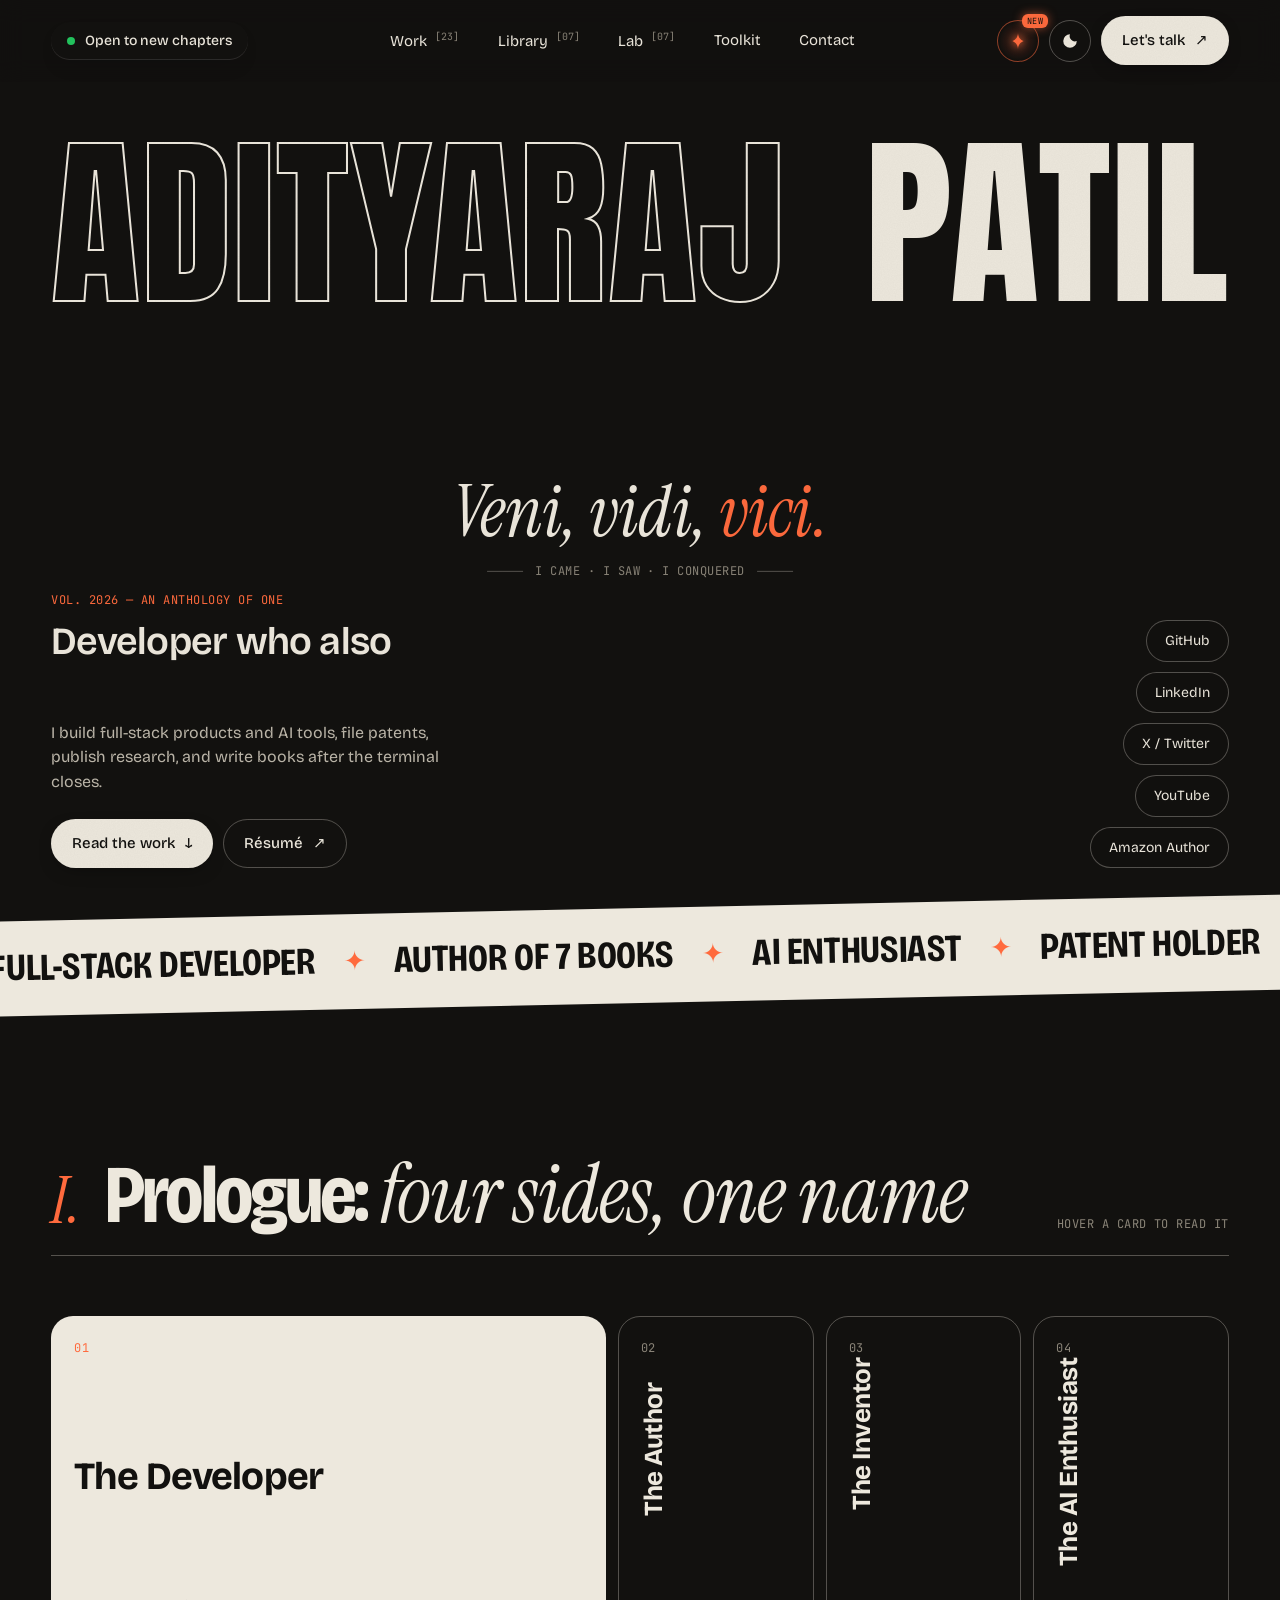
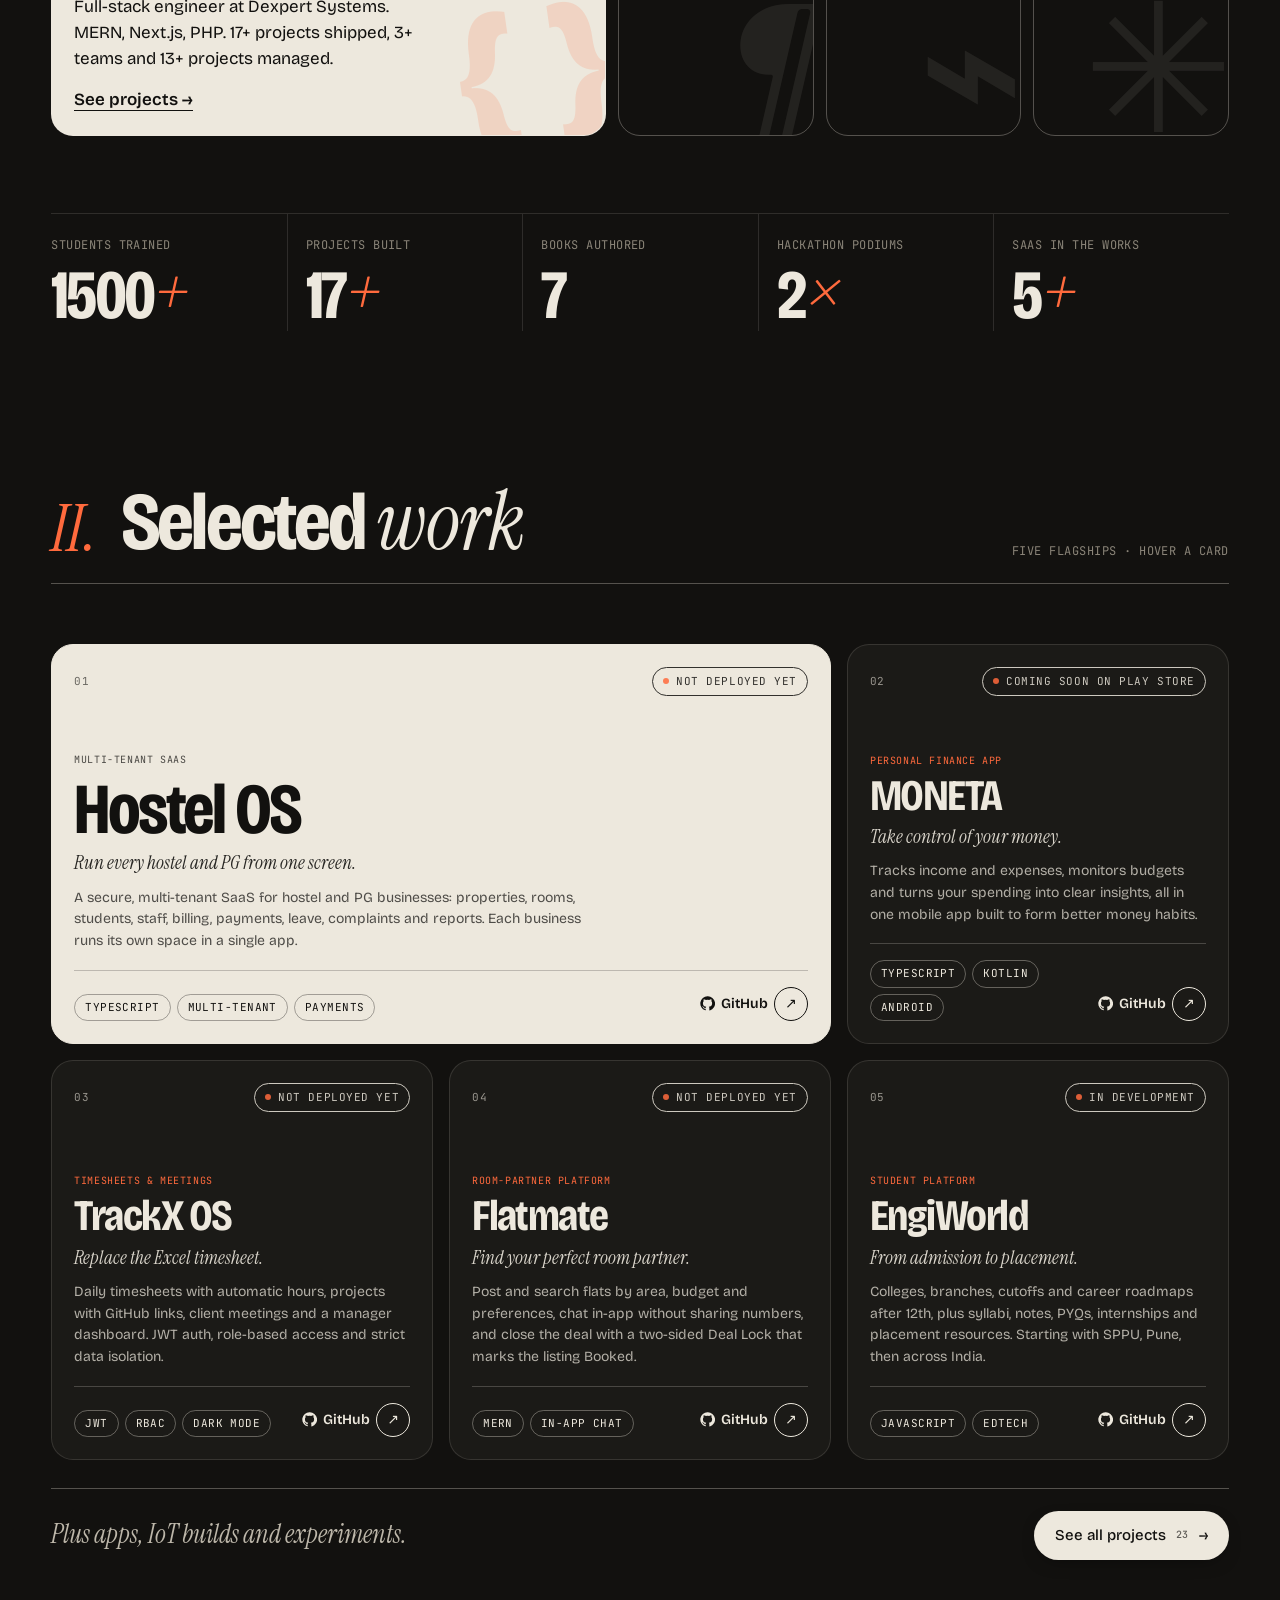
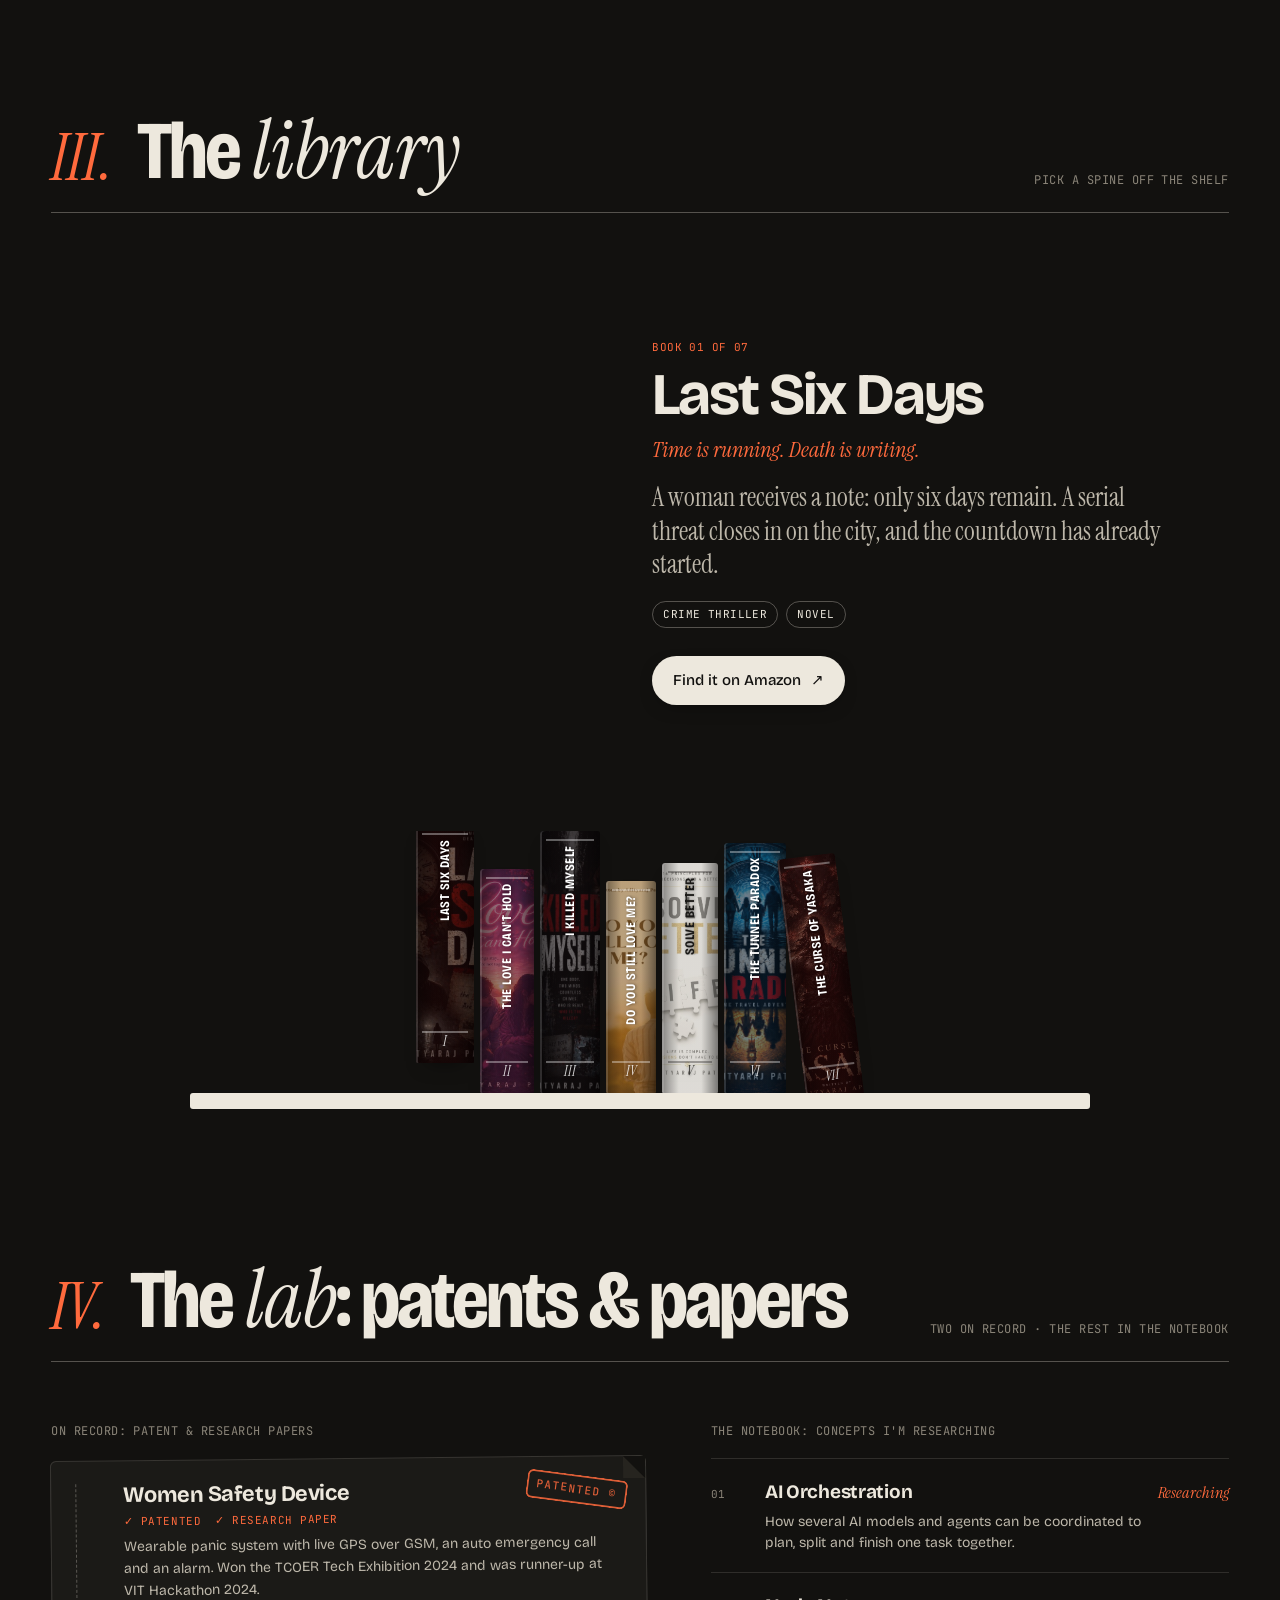
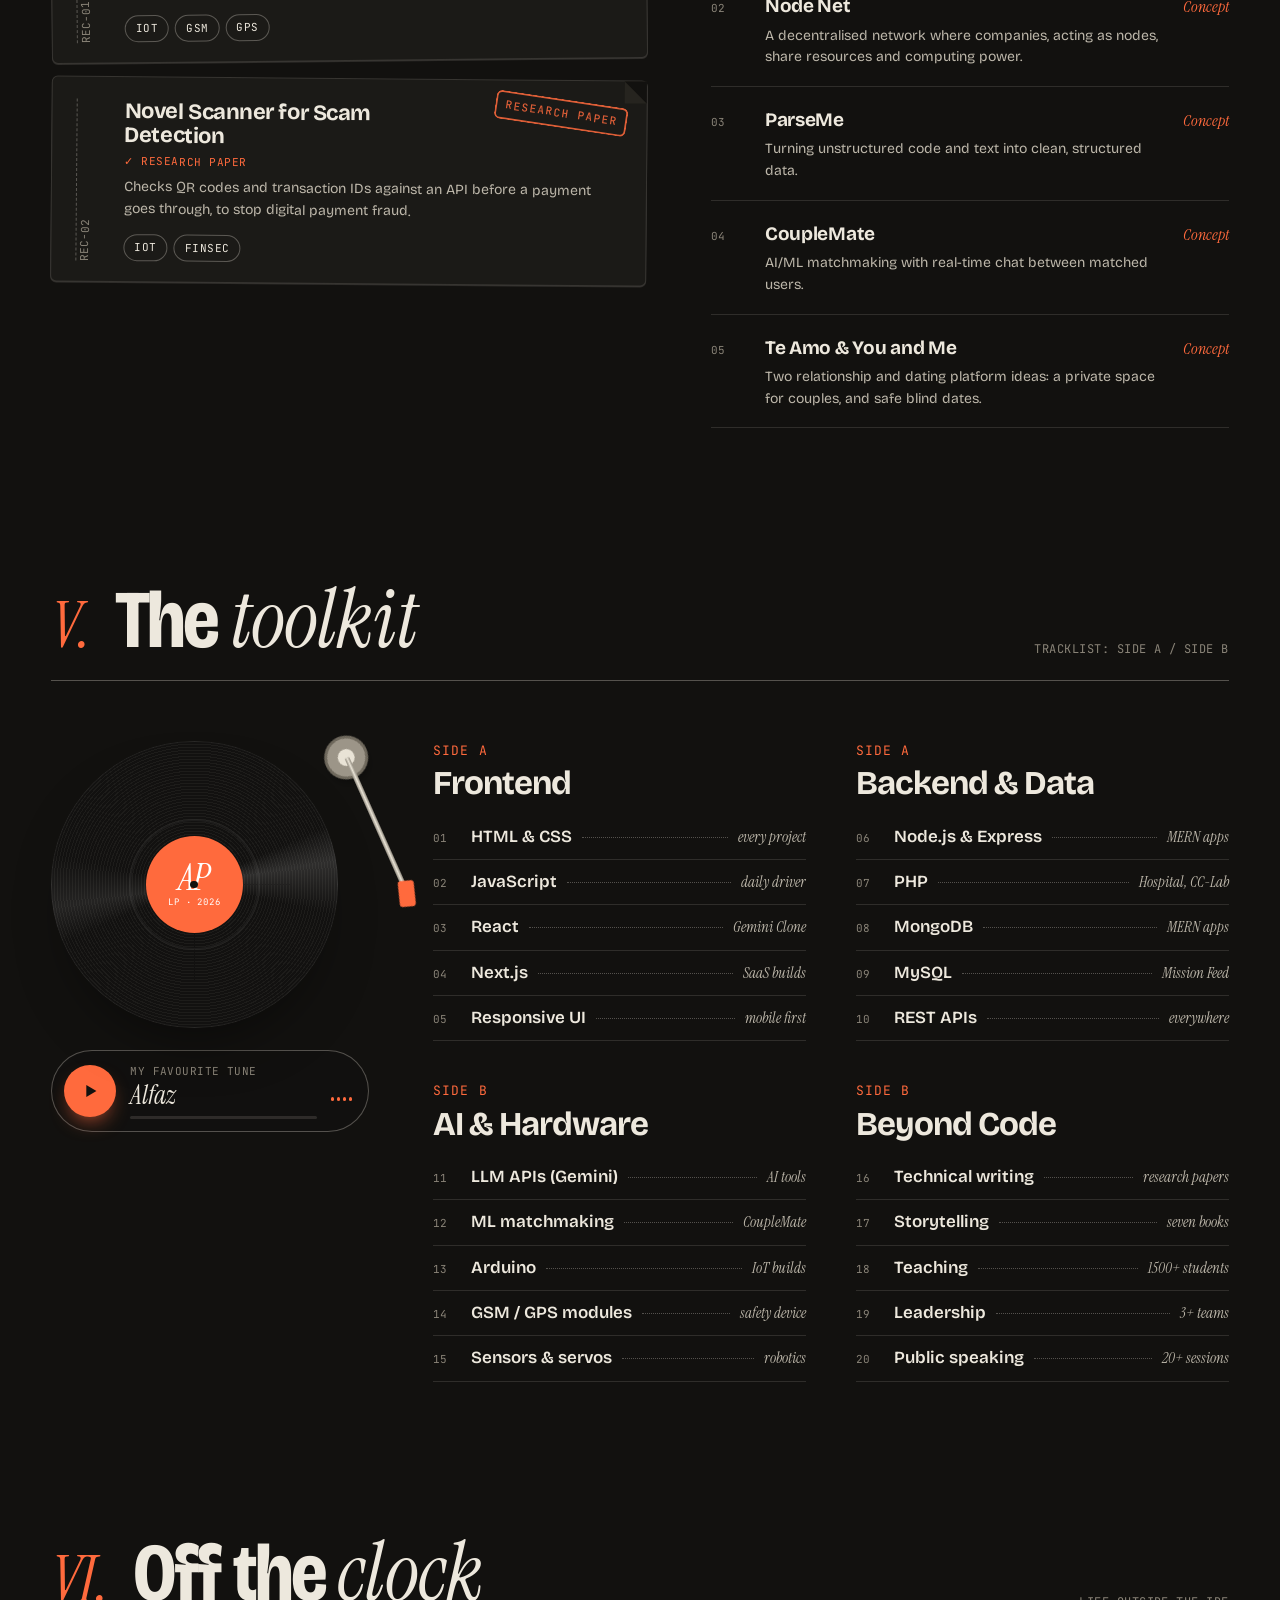
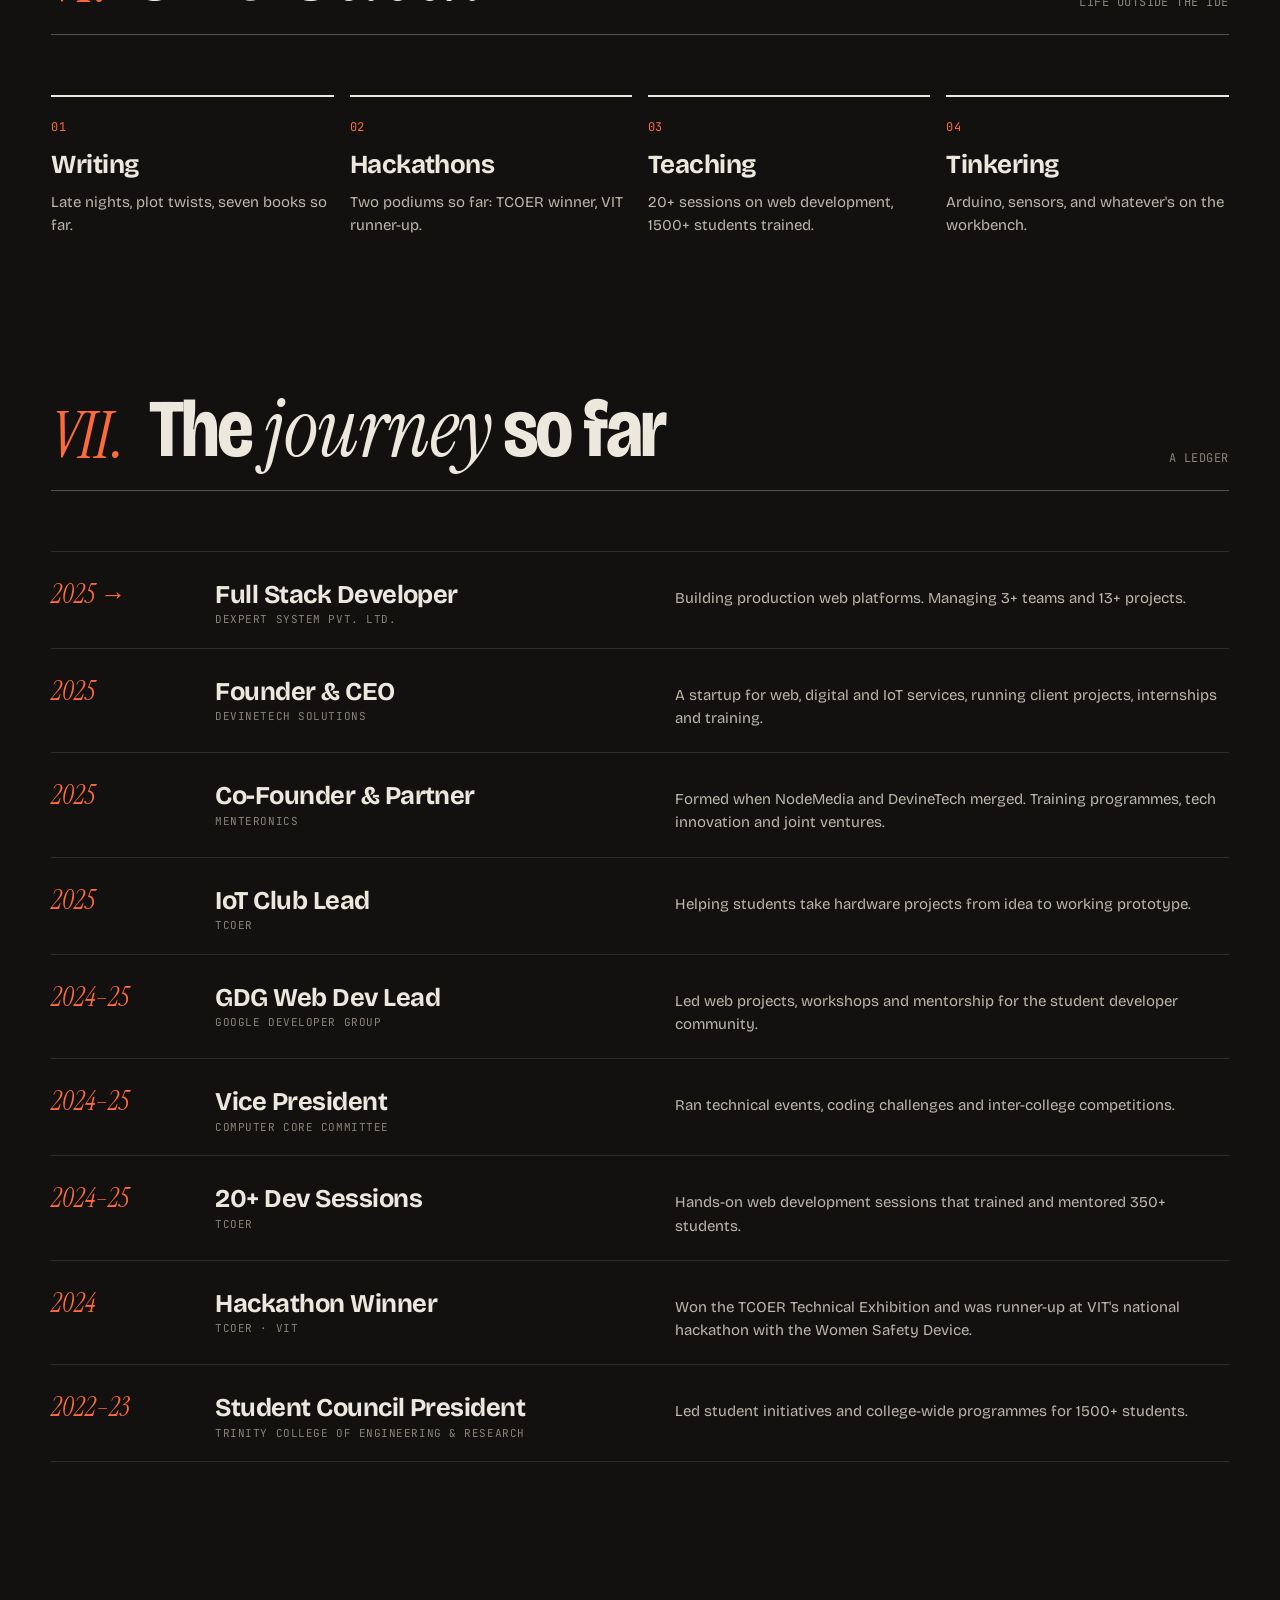
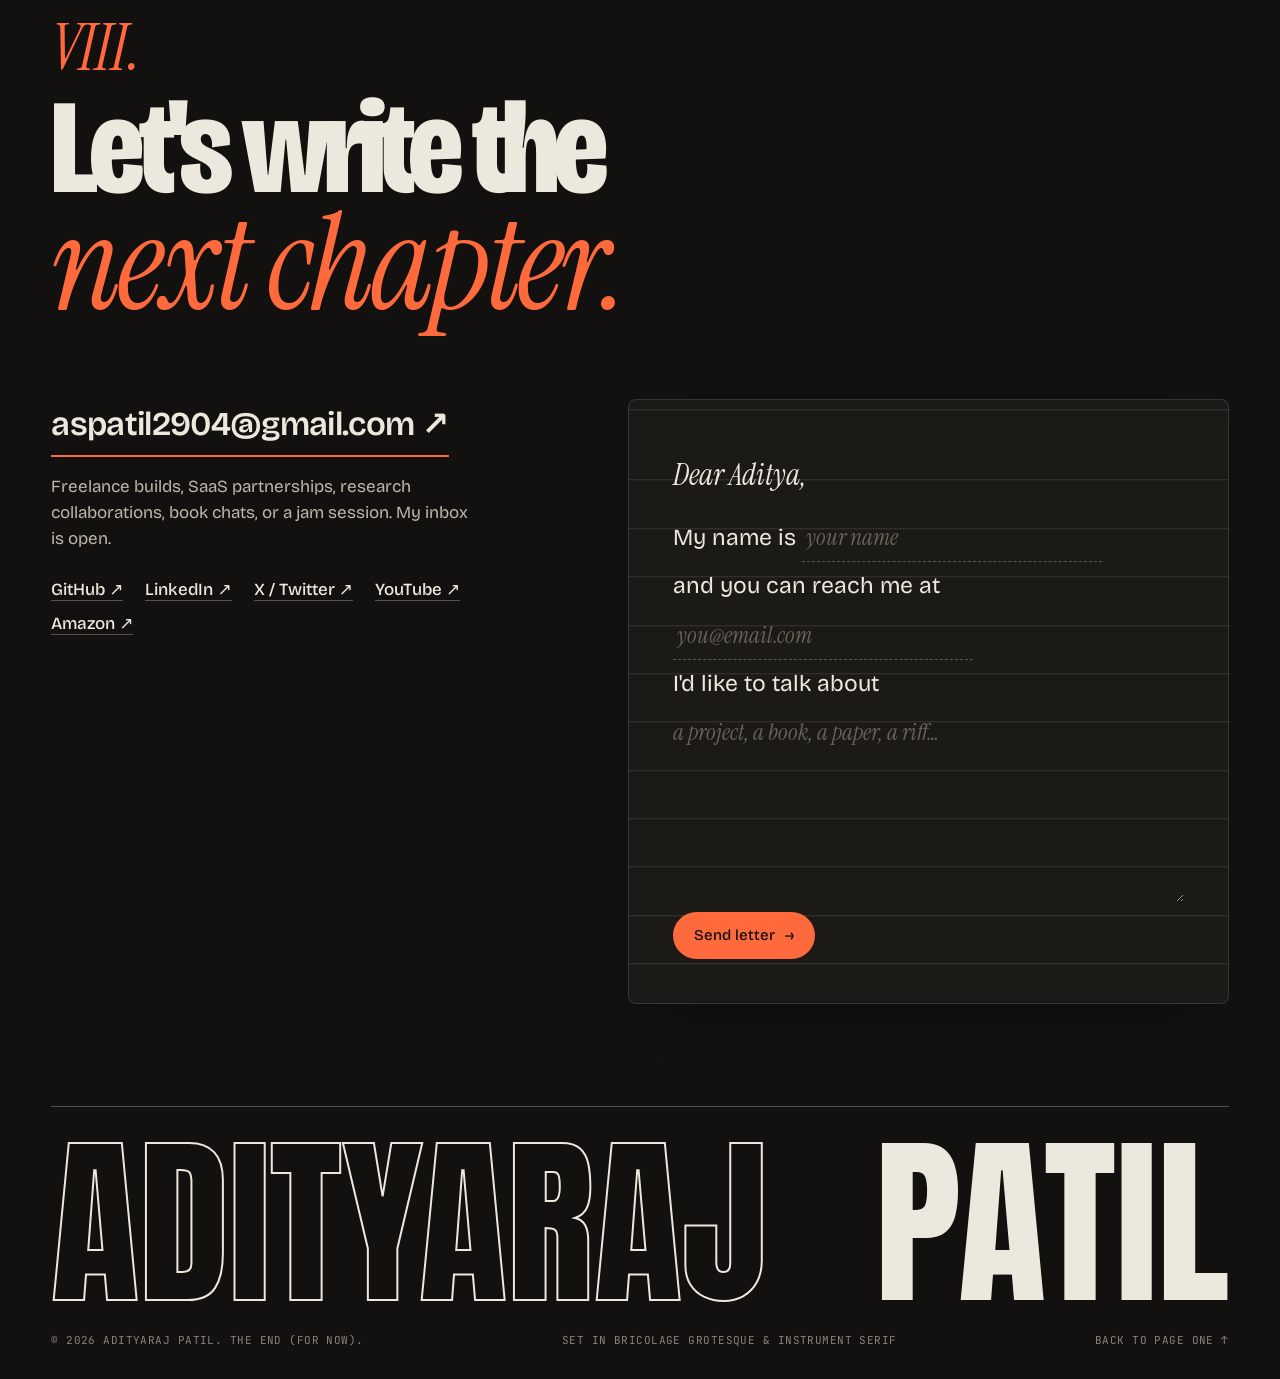
<file: index.html>
<!doctype html>
<html lang="en">
<head>
  <meta charset="utf-8" />
  <meta name="viewport" content="width=device-width, initial-scale=1" />
  <title>Adityaraj Patil — The Anthology</title>
  <meta name="description" content="Adityaraj Patil — full-stack developer, author of seven books, AI enthusiast and inventor with patents and research papers." />
  <meta name="theme-color" content="#12110f" />
  <link rel="icon" href="assets/favicon.svg" type="image/svg+xml" />
  <link rel="icon" href="assets/favicon-32.png" sizes="32x32" type="image/png" />
  <link rel="apple-touch-icon" href="assets/apple-touch-icon.png" />
  <link rel="preconnect" href="https://fonts.googleapis.com" />
  <link rel="preconnect" href="https://fonts.gstatic.com" crossorigin />
  <link href="https://fonts.googleapis.com/css2?family=Anton&family=Bricolage+Grotesque:opsz,wdth,wght@12..96,75..100,300..800&family=Instrument+Serif:ital@0;1&family=JetBrains+Mono:wght@400;500&display=swap" rel="stylesheet" />
  <link rel="stylesheet" href="css/site.css" />
  <script>
    var t = 'dark';
    try { t = localStorage.getItem('theme') || 'dark'; } catch (e) {}
    document.documentElement.dataset.theme = t;
  </script>
</head>
<body>
  <a class="skip" href="#main">Skip to content</a>

  <!-- ============ HEADER ============ -->
  <header class="nav" id="top">
    <a class="status" href="#contact">
      <span class="dot" aria-hidden="true"></span>
      <span>Open to new chapters</span>
    </a>
    <nav class="nav-links" aria-label="Chapters">
      <a href="#work">Work <sup data-count="projects">[00]</sup></a>
      <a href="#library">Library <sup>[07]</sup></a>
      <a href="#lab">Lab <sup data-count="lab">[00]</sup></a>
      <a href="#toolkit">Toolkit</a>
      <a href="#contact">Contact</a>
    </nav>
    <div class="nav-end">
      <a class="builds-btn" href="builds.html" aria-label="Latest builds" data-tip="Latest build">
        <svg viewBox="0 0 24 24" width="18" height="18" aria-hidden="true"><path fill="currentColor" d="M12 1.5c.5 5.2 2.3 8 7.5 10.5-5.2 2.5-7 5.3-7.5 10.5-.5-5.2-2.3-8-7.5-10.5C9.7 9.5 11.5 6.7 12 1.5Z"/></svg>
        <span class="builds-new mono" aria-hidden="true">New</span>
      </a>
      <button class="theme-btn" id="themeBtn" aria-label="Toggle dark mode">
        <svg viewBox="0 0 24 24" width="18" height="18" aria-hidden="true"><path d="M12 3a9 9 0 1 0 9 9 7 7 0 0 1-9-9Z" fill="currentColor"/></svg>
      </button>
      <a class="btn btn-ink" href="#contact">Let's talk <span class="arr">↗</span></a>
      <button class="menu-btn" id="menuBtn" aria-label="Open menu" aria-expanded="false"><span></span><span></span></button>
    </div>
  </header>

  <!-- Mobile table of contents -->
  <div class="toc" id="toc" hidden>
    <p class="mono small">Table of contents</p>
    <ol>
      <li><a href="#work"><span>II</span>Selected Work</a></li>
      <li><a href="#library"><span>III</span>The Library</a></li>
      <li><a href="#lab"><span>IV</span>The Lab</a></li>
      <li><a href="#toolkit"><span>V</span>Toolkit</a></li>
      <li><a href="#offclock"><span>VI</span>Off the Clock</a></li>
      <li><a href="#journey"><span>VII</span>Journey</a></li>
      <li><a href="#contact"><span>VIII</span>Contact</a></li>
    </ol>
  </div>

  <!-- Page counter -->
  <div class="folio" aria-hidden="true"><span id="folioNum">p. 01</span><i><b id="folioBar"></b></i><span>08</span></div>

  <main id="main">
    <!-- ============ HERO ============ -->
    <section class="hero" id="home">
      <h1 class="hero-name" aria-label="Adityaraj Patil">
        <span class="outline">ADITYARAJ</span><span class="solid">PATIL</span>
      </h1>


      <div class="hero-intro">
        <p class="eyebrow mono">Vol. 2026 — An anthology of one</p>
        <h2>Developer who also<br /><em class="rotator" id="rotator">writes novels.</em></h2>
        <p class="lede">I build full-stack products and AI tools, file patents, publish research, and write books after the terminal closes.</p>
        <div class="hero-ctas">
          <a class="btn btn-ink" href="#work">Read the work <span class="arr">↓</span></a>
          <a class="btn btn-line" href="assets/Adityaraj_sunil_patil_Comput_Eng.pdf" target="_blank" rel="noopener">Résumé <span class="arr">↗</span></a>
        </div>
      </div>

      <ul class="hero-social">
        <li><a class="pill" href="https://github.com/aspatil0" target="_blank" rel="noopener">GitHub</a></li>
        <li><a class="pill" href="https://linkedin.com/in/adityarajpatil/" target="_blank" rel="noopener">LinkedIn</a></li>
        <li><a class="pill" href="https://x.com/itsme_asp" target="_blank" rel="noopener">X / Twitter</a></li>
        <li><a class="pill" href="https://www.youtube.com/@TheAdityarajDiaries" target="_blank" rel="noopener">YouTube</a></li>
        <li><a class="pill" href="https://www.amazon.in/Love-Cant-Hold-Heartbreaking-Regret-ebook/dp/B0FLJ2QGN7" target="_blank" rel="noopener">Amazon Author</a></li>
      </ul>

      <figure class="motto">
        <blockquote lang="la"><span>Veni,</span> <span>vidi,</span> <span>vici.</span></blockquote>
        <figcaption class="mono">I came · I saw · I conquered</figcaption>
      </figure>
    </section>

    <!-- ============ MARQUEE ============ -->
    <div class="marquee" aria-hidden="true">
      <div class="marquee-track">
        <span>Full-Stack Developer</span><i>✦</i><span>Author of 7 Books</span><i>✦</i><span>AI Enthusiast</span><i>✦</i><span>Patent Holder</span><i>✦</i><span>Researcher</span><i>✦</i><span>Founder · DevineTech</span><i>✦</i>
        <span>Full-Stack Developer</span><i>✦</i><span>Author of 7 Books</span><i>✦</i><span>AI Enthusiast</span><i>✦</i><span>Patent Holder</span><i>✦</i><span>Researcher</span><i>✦</i><span>Founder · DevineTech</span><i>✦</i>
      </div>
    </div>

    <!-- ============ I. PROLOGUE / PERSONAS ============ -->
    <section class="chapter" id="prologue">
      <header class="ch-head reveal">
        <span class="ch-num">I.</span>
        <h2 class="ch-title">Prologue: <em>four sides, one name</em></h2>
        <p class="ch-note mono">Hover a card to read it</p>
      </header>

      <div class="personas reveal">
        <article class="persona" tabindex="0">
          <span class="p-idx mono">01</span>
          <h3>The Developer</h3>
          <div class="p-body">
            <p>Full-stack engineer at Dexpert Systems. MERN, Next.js, PHP. 17+ projects shipped, 3+ teams and 13+ projects managed.</p>
            <a href="#work" class="p-link">See projects →</a>
          </div>
          <span class="p-glyph" aria-hidden="true">{ }</span>
        </article>
        <article class="persona" tabindex="0">
          <span class="p-idx mono">02</span>
          <h3>The Author</h3>
          <div class="p-body">
            <p>Seven books across crime thrillers, romance, sci-fi, dark fantasy and self-help.</p>
            <a href="#library" class="p-link">Open the library →</a>
          </div>
          <span class="p-glyph serif" aria-hidden="true">¶</span>
        </article>
        <article class="persona" tabindex="0">
          <span class="p-idx mono">03</span>
          <h3>The Inventor</h3>
          <div class="p-body">
            <p>A patented women-safety device and a research paper on QR scam detection, plus more IoT builds. Two-time hackathon podium.</p>
            <a href="#lab" class="p-link">Visit the lab →</a>
          </div>
          <span class="p-glyph" aria-hidden="true">⌁</span>
        </article>
        <article class="persona" tabindex="0">
          <span class="p-idx mono">04</span>
          <h3>The AI Enthusiast</h3>
          <div class="p-body">
            <p>Building with LLMs and ML: Gemini-powered tools, AI matchmaking, and the SaaS products I have in development.</p>
            <a href="work.html?f=ai" class="p-link">AI projects →</a>
          </div>
          <span class="p-glyph" aria-hidden="true">✳</span>
        </article>
      </div>

      <dl class="stats reveal">
        <div><dt class="mono">Students trained</dt><dd data-count-to="1500">0</dd><span>+</span></div>
        <div><dt class="mono">Projects built</dt><dd data-count-to="17">0</dd><span>+</span></div>
        <div><dt class="mono">Books authored</dt><dd data-count-to="7">0</dd></div>
        <div><dt class="mono">Hackathon podiums</dt><dd data-count-to="2">0</dd><span>×</span></div>
        <div><dt class="mono">SaaS in the works</dt><dd data-count-to="5">0</dd><span>+</span></div>
      </dl>
    </section>

    <!-- ============ II. WORK ============ -->
    <section class="chapter" id="work">
      <header class="ch-head reveal">
        <span class="ch-num">II.</span>
        <h2 class="ch-title">Selected <em>work</em></h2>
        <p class="ch-note mono">Five flagships · hover a card</p>
      </header>

      <div class="featured reveal" id="featured"></div>

      <div class="all-cta reveal">
        <p class="serif"><em>Plus apps, IoT builds and experiments.</em></p>
        <a class="btn btn-ink" href="work.html">See all projects <sup class="mono" id="allCount">00</sup> <span class="arr">→</span></a>
      </div>
    </section>

    <!-- ============ III. LIBRARY ============ -->
    <section class="chapter library" id="library">
      <header class="ch-head reveal">
        <span class="ch-num">III.</span>
        <h2 class="ch-title">The <em>library</em></h2>
        <p class="ch-note mono">Pick a spine off the shelf</p>
      </header>

      <div class="lib-grid">
        <div class="book-stage reveal">
          <div class="book3d" id="book3d">
            <div class="cover"><img id="coverImg" src="assets/books/last-six-days.jpg" alt="" width="502" height="652" /></div>
            <div class="pages" aria-hidden="true"></div>
          </div>
        </div>
        <div class="book-info reveal" aria-live="polite">
          <p class="mono small" id="bNum">Book 01 of 07</p>
          <h3 id="bTitle"></h3>
          <p class="b-tag serif" id="bTag"></p>
          <p class="b-blurb" id="bBlurb"></p>
          <div class="b-meta">
            <span class="tag" id="bGenre"></span>
            <span class="tag" id="bFormat"></span>
          </div>
          <a class="btn btn-ink" id="bookAmazonLink" href="https://www.amazon.in/Love-Cant-Hold-Heartbreaking-Regret-ebook/dp/B0FLJ2QGN7" target="_blank" rel="noopener">Find it on Amazon <span class="arr">↗</span></a>
        </div>
      </div>

      <div class="shelf reveal" role="listbox" aria-label="Books" id="shelf"></div>
      <div class="shelf-plank" aria-hidden="true"></div>
    </section>

    <!-- ============ IV. LAB ============ -->
    <section class="chapter" id="lab">
      <header class="ch-head reveal">
        <span class="ch-num">IV.</span>
        <h2 class="ch-title">The <em>lab</em>: patents &amp; papers</h2>
        <p class="ch-note mono">Two on record · the rest in the notebook</p>
      </header>

      <div class="lab-split">
        <div class="lab-col reveal">
          <h3 class="lab-h mono">On record: patent &amp; research papers</h3>
          <div class="docs" id="patents"></div>
        </div>
        <div class="lab-col reveal">
          <h3 class="lab-h mono">The notebook: concepts I&#39;m researching</h3>
          <ul class="papers" id="papers"></ul>
        </div>
      </div>
    </section>

    <!-- ============ V. TOOLKIT ============ -->
    <section class="chapter toolkit" id="toolkit">
      <header class="ch-head reveal">
        <span class="ch-num">V.</span>
        <h2 class="ch-title">The <em>toolkit</em></h2>
        <p class="ch-note mono">Tracklist: Side A / Side B</p>
      </header>

      <div class="record reveal">
        <div class="turntable">
          <div class="deck">
            <div class="vinyl" id="vinyl" aria-hidden="true"><div class="label"><span>AP</span><small>LP · 2026</small></div></div>
            <div class="tonearm" aria-hidden="true"><i></i></div>
          </div>
          <div class="player" id="player">
            <button class="play-btn" id="playBtn" aria-label="Play Alfaz">
              <svg class="i-play" viewBox="0 0 24 24" aria-hidden="true"><path d="M8 5.5v13l11-6.5z" fill="currentColor"/></svg>
              <svg class="i-pause" viewBox="0 0 24 24" aria-hidden="true"><path d="M7 5h3.5v14H7zM13.5 5H17v14h-3.5z" fill="currentColor"/></svg>
            </button>
            <div class="p-meta">
              <span class="mono small p-label" id="pLabel">My favourite tune</span>
              <strong>Alfaz</strong>
              <div class="p-bar" id="pBar"><b id="pFill"></b></div>
            </div>
            <span class="eq" aria-hidden="true"><i></i><i></i><i></i><i></i></span>
            <audio id="song" src="audio/Alfaaz%20Song%20Download.mp3" preload="metadata"></audio>
          </div>
        </div>
        <div class="tracklist" id="tracklist"></div>
      </div>
    </section>

    <!-- ============ VI. OFF THE CLOCK ============ -->
    <section class="chapter offclock" id="offclock">
      <header class="ch-head reveal">
        <span class="ch-num">VI.</span>
        <h2 class="ch-title">Off the <em>clock</em></h2>
        <p class="ch-note mono">Life outside the IDE</p>
      </header>


      <div class="hobbies reveal">
        <div class="hobby"><span class="mono">01</span><h4>Writing</h4><p>Late nights, plot twists, seven books so far.</p></div>
        <div class="hobby"><span class="mono">02</span><h4>Hackathons</h4><p>Two podiums so far: TCOER winner, VIT runner-up.</p></div>
        <div class="hobby"><span class="mono">03</span><h4>Teaching</h4><p>20+ sessions on web development, 1500+ students trained.</p></div>
        <div class="hobby"><span class="mono">04</span><h4>Tinkering</h4><p>Arduino, sensors, and whatever's on the workbench.</p></div>
      </div>
    </section>

    <!-- ============ VII. JOURNEY ============ -->
    <section class="chapter" id="journey">
      <header class="ch-head reveal">
        <span class="ch-num">VII.</span>
        <h2 class="ch-title">The <em>journey</em> so far</h2>
        <p class="ch-note mono">A ledger</p>
      </header>
      <ol class="ledger reveal" id="ledger"></ol>
    </section>

    <!-- ============ VIII. CONTACT ============ -->
    <section class="chapter contact" id="contact">
      <span class="ch-num reveal">VIII.</span>
      <h2 class="contact-big reveal">Let's write the<br /><em>next chapter.</em></h2>

      <div class="contact-grid">
        <div class="contact-side reveal">
          <a class="mail" href="mailto:aspatil2904@gmail.com">aspatil2904@gmail.com <span class="arr">↗</span></a>
          <p>Freelance builds, SaaS partnerships, research collaborations, book chats, or a jam session. My inbox is open.</p>
          <ul class="contact-links">
            <li><a href="https://github.com/aspatil0" target="_blank" rel="noopener">GitHub ↗</a></li>
            <li><a href="https://linkedin.com/in/adityarajpatil/" target="_blank" rel="noopener">LinkedIn ↗</a></li>
            <li><a href="https://x.com/itsme_asp" target="_blank" rel="noopener">X / Twitter ↗</a></li>
            <li><a href="https://www.youtube.com/@TheAdityarajDiaries" target="_blank" rel="noopener">YouTube ↗</a></li>
            <li><a href="https://www.amazon.in/Love-Cant-Hold-Heartbreaking-Regret-ebook/dp/B0FLJ2QGN7" target="_blank" rel="noopener">Amazon ↗</a></li>
          </ul>
        </div>

        <form class="letter reveal" id="contactForm" action="https://api.web3forms.com/submit" method="POST">
          <input type="hidden" name="access_key" value="95597e28-7659-47e7-a260-944611939c1a" />
          <input type="hidden" name="subject" value="New message from your portfolio" />
          <p class="letter-head serif"><em>Dear Aditya,</em></p>
          <label>My name is <input type="text" name="name" required placeholder="your name" autocomplete="name" /></label>
          <label>and you can reach me at <input type="email" name="email" required placeholder="you@email.com" autocomplete="email" /></label>
          <label class="block">I'd like to talk about
            <textarea name="message" rows="4" required placeholder="a project, a book, a paper, a riff…"></textarea>
          </label>
          <div class="letter-foot">
            <button class="btn btn-accent" type="submit">Send letter <span class="arr">→</span></button>
            <span class="mono small" id="formStatus" role="status"></span>
          </div>
        </form>
      </div>
    </section>
  </main>

  <footer class="footer">
    <div class="foot-name" aria-hidden="true"><span class="outline">ADITYARAJ</span><span class="solid">PATIL</span></div>
    <div class="foot-row mono small">
      <span>© 2026 Adityaraj Patil. The End (for now).</span>
      <span>Set in Bricolage Grotesque &amp; Instrument Serif</span>
      <a href="#top">Back to page one ↑</a>
    </div>
  </footer>

  <script src="js/projects.js"></script>
  <script src="js/site.js"></script>
</body>
</html>
</file>
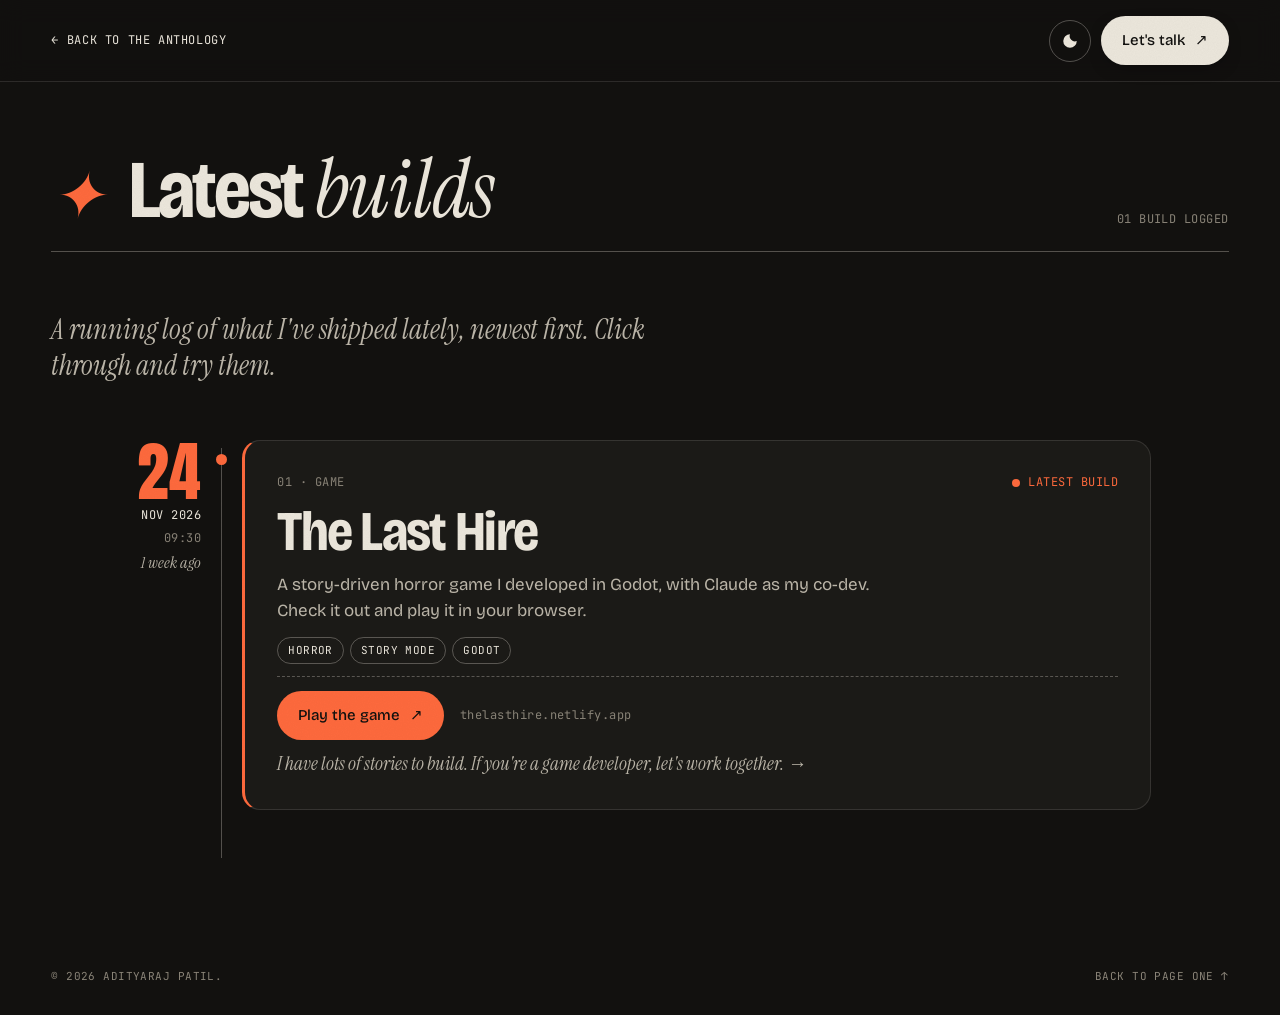
<file: builds.html>
<!doctype html>
<html lang="en">
<head>
  <meta charset="utf-8" />
  <meta name="viewport" content="width=device-width, initial-scale=1" />
  <title>Latest Builds — Adityaraj Patil</title>
  <meta name="description" content="The build log of Adityaraj Patil: the latest games, tools and experiments, newest first." />
  <meta name="theme-color" content="#12110f" />
  <link rel="icon" href="assets/favicon.svg" type="image/svg+xml" />
  <link rel="icon" href="assets/favicon-32.png" sizes="32x32" type="image/png" />
  <link rel="apple-touch-icon" href="assets/apple-touch-icon.png" />
  <link rel="preconnect" href="https://fonts.googleapis.com" />
  <link rel="preconnect" href="https://fonts.gstatic.com" crossorigin />
  <link href="https://fonts.googleapis.com/css2?family=Anton&family=Bricolage+Grotesque:opsz,wdth,wght@12..96,75..100,300..800&family=Instrument+Serif:ital@0;1&family=JetBrains+Mono:wght@400;500&display=swap" rel="stylesheet" />
  <link rel="stylesheet" href="css/site.css" />
  <script>
    var t = 'dark';
    try { t = localStorage.getItem('theme') || 'dark'; } catch (e) {}
    document.documentElement.dataset.theme = t;
  </script>
</head>
<body class="work-page builds-page">
  <a class="skip" href="#main">Skip to content</a>

  <header class="nav scrolled" id="top">
    <a class="back" href="index.html"><span aria-hidden="true">←</span> Back to the anthology</a>
    <div class="nav-end">
      <button class="theme-btn" id="themeBtn" aria-label="Toggle dark mode">
        <svg viewBox="0 0 24 24" width="18" height="18" aria-hidden="true"><path d="M12 3a9 9 0 1 0 9 9 7 7 0 0 1-9-9Z" fill="currentColor"/></svg>
      </button>
      <a class="btn btn-ink" href="index.html#contact">Let's talk <span class="arr">↗</span></a>
    </div>
  </header>

  <main id="main">
    <section class="chapter">
      <header class="ch-head">
        <span class="ch-num">✦</span>
        <h1 class="ch-title">Latest <em>builds</em></h1>
        <p class="ch-note mono" id="buildCount">— builds logged</p>
      </header>

      <p class="blog-intro serif">A running log of what I've shipped lately, newest first. Click through and try them.</p>

      <ol class="blog" id="blog"></ol>
    </section>
  </main>

  <footer class="footer">
    <div class="foot-row mono small">
      <span>© 2026 Adityaraj Patil.</span>
      <a href="index.html">Back to page one ↑</a>
    </div>
  </footer>

  <script src="js/builds.js"></script>
</body>
</html>
</file>
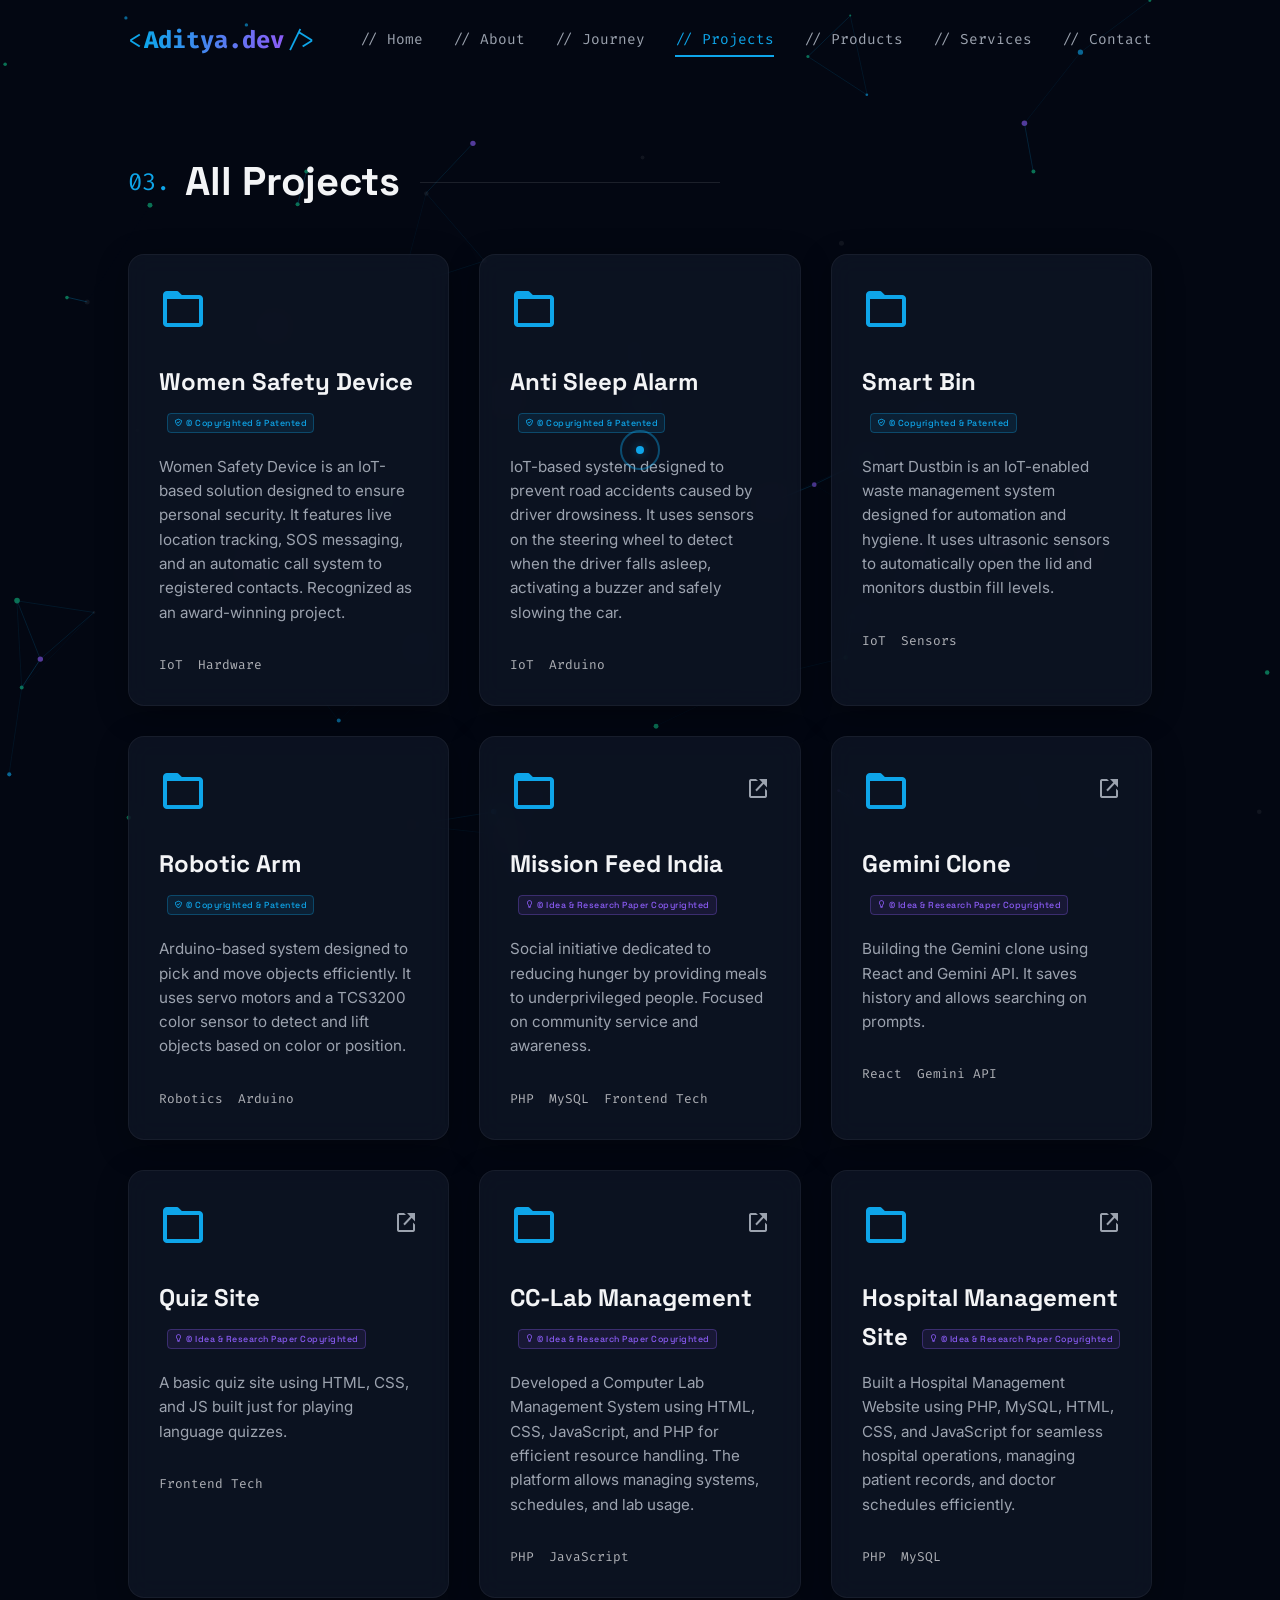
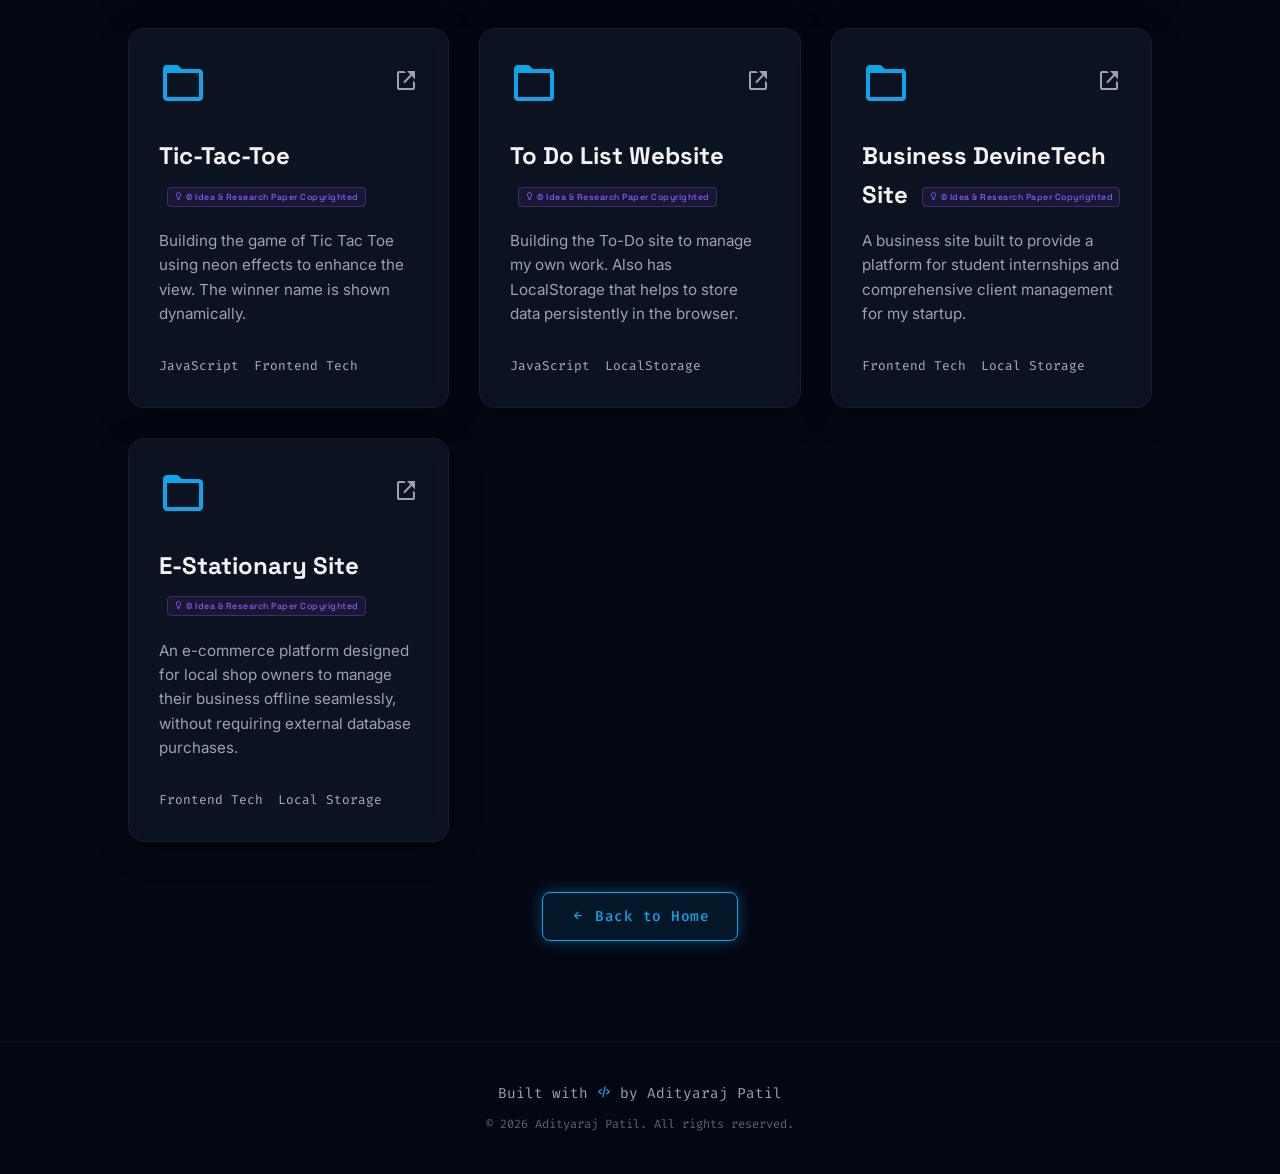
<file: projects.html>
<!DOCTYPE html>
<html lang="en">

<head>
    <meta charset="UTF-8">
    <meta name="viewport" content="width=device-width, initial-scale=1.0">
    <title>Aditya | Tech Portfolio</title>
    <meta name="description" content="Modern interactive technology portfolio of Aditya">
    <link rel="preconnect" href="https://fonts.googleapis.com">
    <link rel="preconnect" href="https://fonts.gstatic.com" crossorigin>
    <link
        href="https://fonts.googleapis.com/css2?family=Fira+Code:wght@300;400;500;600;700&family=Inter:wght@300;400;500;600;700;800&family=Space+Grotesk:wght@300;400;500;600;700&display=swap"
        rel="stylesheet">
    <!-- Boxicons for modern icons -->
    <link href='https://unpkg.com/boxicons@2.1.4/css/boxicons.min.css' rel='stylesheet'>
    <link rel="stylesheet" href="style.css">
</head>

<body>
    <!-- Custom Cursor -->
    <div class="cursor-dot" data-cursor-dot></div>
    <div class="cursor-outline" data-cursor-outline></div>

    <!-- Background Canvas -->
    <canvas id="network-canvas"></canvas>

    <!-- Navigation -->
    <nav class="navbar" id="navbar">
        <div class="logo">
            <span class="logo-tag">&lt;</span>
            <span class="logo-text">Aditya.dev</span>
            <span class="logo-tag">/&gt;</span>
        </div>
        <div class="nav-links">
            <a href="index.html#home">// Home</a>
            <a href="index.html#about">// About</a>
            <a href="index.html#journey">// Journey</a>
            <a href="projects.html" class="active">// Projects</a>
            <a href="index.html#products">// Products</a>
            <a href="services.html">// Services</a>
            <a href="index.html#contact">// Contact</a>
        </div>
        <div class="hamburger">
            <i class='bx bx-menu'></i>
        </div>
    </nav>

    <!-- Mobile Menu -->
    <div class="mobile-menu">
        <a href="index.html#home">00. Home</a>
        <a href="index.html#about">01. About</a>
        <a href="index.html#journey">02. Journey</a>
        <a href="projects.html" class="active">03. Projects</a>
        <a href="index.html#products">04. Products</a>
        <a href="services.html">05. Services</a>
        <a href="index.html#contact">06. Contact</a>
    </div>

    <!-- Main Content -->
    <main>
        <!-- All Projects Section -->
        <section id="projects" class="projects section" style="padding-top: 150px;">
            <h2 class="section-title"><span class="title-num">03.</span> All Projects</h2>
            <div class="projects-grid">

                <!-- Project 1 -->
                <div class="project-card glass-card" data-cursor="hover">
                    <div class="project-header">
                        <i class='bx bx-folder'></i>
                    </div>
                    <div class="project-body">
                        <h3>Women Safety Device <span class="patented-badge" style="font-size: 0.55rem; padding: 3px 6px; background: rgba(14, 165, 233, 0.1); border: 1px solid rgba(14, 165, 233, 0.3); border-radius: 4px; color: var(--primary); vertical-align: middle; margin-left: 8px; font-weight: 500; letter-spacing: 0.5px; white-space: nowrap;"><i class='bx bx-check-shield'></i> &copy; Copyrighted & Patented</span></h3>
                        <p class="project-desc">Women Safety Device is an IoT-based solution designed to ensure personal security. It features live location tracking, SOS messaging, and an automatic call system to registered contacts. Recognized as an award-winning project.</p>
                        <div class="project-tech">
                            <span>IoT</span>
                            <span>Hardware</span>
                        </div>
                    </div>
                </div>

                <!-- Project 2 -->
                <div class="project-card glass-card" data-cursor="hover">
                    <div class="project-header">
                        <i class='bx bx-folder'></i>
                    </div>
                    <div class="project-body">
                        <h3>Anti Sleep Alarm <span class="patented-badge" style="font-size: 0.55rem; padding: 3px 6px; background: rgba(14, 165, 233, 0.1); border: 1px solid rgba(14, 165, 233, 0.3); border-radius: 4px; color: var(--primary); vertical-align: middle; margin-left: 8px; font-weight: 500; letter-spacing: 0.5px; white-space: nowrap;"><i class='bx bx-check-shield'></i> &copy; Copyrighted & Patented</span></h3>
                        <p class="project-desc">IoT-based system designed to prevent road accidents caused by driver drowsiness. It uses sensors on the steering wheel to detect when the driver falls asleep, activating a buzzer and safely slowing the car.</p>
                        <div class="project-tech">
                            <span>IoT</span>
                            <span>Arduino</span>
                        </div>
                    </div>
                </div>

                <!-- Project 3 -->
                <div class="project-card glass-card" data-cursor="hover">
                    <div class="project-header">
                        <i class='bx bx-folder'></i>
                    </div>
                    <div class="project-body">
                        <h3>Smart Bin <span class="patented-badge" style="font-size: 0.55rem; padding: 3px 6px; background: rgba(14, 165, 233, 0.1); border: 1px solid rgba(14, 165, 233, 0.3); border-radius: 4px; color: var(--primary); vertical-align: middle; margin-left: 8px; font-weight: 500; letter-spacing: 0.5px; white-space: nowrap;"><i class='bx bx-check-shield'></i> &copy; Copyrighted & Patented</span></h3>
                        <p class="project-desc">Smart Dustbin is an IoT-enabled waste management system designed for automation and hygiene. It uses ultrasonic sensors to automatically open the lid and monitors dustbin fill levels.</p>
                        <div class="project-tech">
                            <span>IoT</span>
                            <span>Sensors</span>
                        </div>
                    </div>
                </div>

                <!-- Project 4 -->
                <div class="project-card glass-card" data-cursor="hover">
                    <div class="project-header">
                        <i class='bx bx-folder'></i>
                    </div>
                    <div class="project-body">
                        <h3>Robotic Arm <span class="patented-badge" style="font-size: 0.55rem; padding: 3px 6px; background: rgba(14, 165, 233, 0.1); border: 1px solid rgba(14, 165, 233, 0.3); border-radius: 4px; color: var(--primary); vertical-align: middle; margin-left: 8px; font-weight: 500; letter-spacing: 0.5px; white-space: nowrap;"><i class='bx bx-check-shield'></i> &copy; Copyrighted & Patented</span></h3>
                        <p class="project-desc">Arduino-based system designed to pick and move objects efficiently. It uses servo motors and a TCS3200 color sensor to detect and lift objects based on color or position.</p>
                        <div class="project-tech">
                            <span>Robotics</span>
                            <span>Arduino</span>
                        </div>
                    </div>
                </div>

                <!-- Project 5 -->
                <div class="project-card glass-card" data-cursor="hover">
                    <div class="project-header">
                        <i class='bx bx-folder'></i>
                        <div class="project-links">
                            <a href="https://github.com/aspatil0/Mission-Feed-India-_Food-Redistribution-Web-Platform" target="_blank"><i class='bx bx-link-external'></i></a>
                        </div>
                    </div>
                    <div class="project-body">
                        <h3>Mission Feed India <span class="patented-badge" style="font-size: 0.55rem; padding: 3px 6px; background: rgba(139, 92, 246, 0.1); border: 1px solid rgba(139, 92, 246, 0.3); border-radius: 4px; color: var(--secondary); vertical-align: middle; margin-left: 8px; font-weight: 500; letter-spacing: 0.5px; white-space: nowrap;"><i class='bx bx-bulb'></i> &copy; Idea & Research Paper Copyrighted</span></h3>
                        <p class="project-desc">Social initiative dedicated to reducing hunger by providing meals to underprivileged people. Focused on community service and awareness.</p>
                        <div class="project-tech">
                            <span>PHP</span>
                            <span>MySQL</span>
                            <span>Frontend Tech</span>
                        </div>
                    </div>
                </div>

                <!-- Project 6 -->
                <div class="project-card glass-card" data-cursor="hover">
                    <div class="project-header">
                        <i class='bx bx-folder'></i>
                        <div class="project-links">
                            <a href="https://aditya-geminiai.vercel.app/" target="_blank"><i class='bx bx-link-external'></i></a>
                        </div>
                    </div>
                    <div class="project-body">
                        <h3>Gemini Clone <span class="patented-badge" style="font-size: 0.55rem; padding: 3px 6px; background: rgba(139, 92, 246, 0.1); border: 1px solid rgba(139, 92, 246, 0.3); border-radius: 4px; color: var(--secondary); vertical-align: middle; margin-left: 8px; font-weight: 500; letter-spacing: 0.5px; white-space: nowrap;"><i class='bx bx-bulb'></i> &copy; Idea & Research Paper Copyrighted</span></h3>
                        <p class="project-desc">Building the Gemini clone using React and Gemini API. It saves history and allows searching on prompts.</p>
                        <div class="project-tech">
                            <span>React</span>
                            <span>Gemini API</span>
                        </div>
                    </div>
                </div>

                <!-- Project 7 -->
                <div class="project-card glass-card" data-cursor="hover">
                    <div class="project-header">
                        <i class='bx bx-folder'></i>
                        <div class="project-links">
                            <a href="https://aditya-geminiai.vercel.app/" target="_blank"><i class='bx bx-link-external'></i></a>
                        </div>
                    </div>
                    <div class="project-body">
                        <h3>Quiz Site <span class="patented-badge" style="font-size: 0.55rem; padding: 3px 6px; background: rgba(139, 92, 246, 0.1); border: 1px solid rgba(139, 92, 246, 0.3); border-radius: 4px; color: var(--secondary); vertical-align: middle; margin-left: 8px; font-weight: 500; letter-spacing: 0.5px; white-space: nowrap;"><i class='bx bx-bulb'></i> &copy; Idea & Research Paper Copyrighted</span></h3>
                        <p class="project-desc">A basic quiz site using HTML, CSS, and JS built just for playing language quizzes.</p>
                        <div class="project-tech">
                            <span>Frontend Tech</span>
                        </div>
                    </div>
                </div>

                <!-- Project 8 -->
                <div class="project-card glass-card" data-cursor="hover">
                    <div class="project-header">
                        <i class='bx bx-folder'></i>
                        <div class="project-links">
                            <a href="https://github.com/aspatil0/MY-PHP-PROJECTS/tree/main/CC-LAB-PROJECT" target="_blank"><i class='bx bx-link-external'></i></a>
                        </div>
                    </div>
                    <div class="project-body">
                        <h3>CC-Lab Management <span class="patented-badge" style="font-size: 0.55rem; padding: 3px 6px; background: rgba(139, 92, 246, 0.1); border: 1px solid rgba(139, 92, 246, 0.3); border-radius: 4px; color: var(--secondary); vertical-align: middle; margin-left: 8px; font-weight: 500; letter-spacing: 0.5px; white-space: nowrap;"><i class='bx bx-bulb'></i> &copy; Idea & Research Paper Copyrighted</span></h3>
                        <p class="project-desc">Developed a Computer Lab Management System using HTML, CSS, JavaScript, and PHP for efficient resource handling. The platform allows managing systems, schedules, and lab usage.</p>
                        <div class="project-tech">
                            <span>PHP</span>
                            <span>JavaScript</span>
                        </div>
                    </div>
                </div>

                <!-- Project 9 -->
                <div class="project-card glass-card" data-cursor="hover">
                    <div class="project-header">
                        <i class='bx bx-folder'></i>
                        <div class="project-links">
                            <a href="https://github.com/aspatil0/MY-PHP-PROJECTS/tree/main/HOSPITAL%20MANAGEMNET" target="_blank"><i class='bx bx-link-external'></i></a>
                        </div>
                    </div>
                    <div class="project-body">
                        <h3>Hospital Management Site <span class="patented-badge" style="font-size: 0.55rem; padding: 3px 6px; background: rgba(139, 92, 246, 0.1); border: 1px solid rgba(139, 92, 246, 0.3); border-radius: 4px; color: var(--secondary); vertical-align: middle; margin-left: 8px; font-weight: 500; letter-spacing: 0.5px; white-space: nowrap;"><i class='bx bx-bulb'></i> &copy; Idea & Research Paper Copyrighted</span></h3>
                        <p class="project-desc">Built a Hospital Management Website using PHP, MySQL, HTML, CSS, and JavaScript for seamless hospital operations, managing patient records, and doctor schedules efficiently.</p>
                        <div class="project-tech">
                            <span>PHP</span>
                            <span>MySQL</span>
                        </div>
                    </div>
                </div>

                <!-- Project 10 -->
                <div class="project-card glass-card" data-cursor="hover">
                    <div class="project-header">
                        <i class='bx bx-folder'></i>
                        <div class="project-links">
                            <a href="https://aditya-tictactoe.vercel.app/" target="_blank"><i class='bx bx-link-external'></i></a>
                        </div>
                    </div>
                    <div class="project-body">
                        <h3>Tic-Tac-Toe <span class="patented-badge" style="font-size: 0.55rem; padding: 3px 6px; background: rgba(139, 92, 246, 0.1); border: 1px solid rgba(139, 92, 246, 0.3); border-radius: 4px; color: var(--secondary); vertical-align: middle; margin-left: 8px; font-weight: 500; letter-spacing: 0.5px; white-space: nowrap;"><i class='bx bx-bulb'></i> &copy; Idea & Research Paper Copyrighted</span></h3>
                        <p class="project-desc">Building the game of Tic Tac Toe using neon effects to enhance the view. The winner name is shown dynamically.</p>
                        <div class="project-tech">
                            <span>JavaScript</span>
                            <span>Frontend Tech</span>
                        </div>
                    </div>
                </div>

                <!-- Project 11 -->
                <div class="project-card glass-card" data-cursor="hover">
                    <div class="project-header">
                        <i class='bx bx-folder'></i>
                        <div class="project-links">
                            <a href="https://adi-todo.netlify.app/" target="_blank"><i class='bx bx-link-external'></i></a>
                        </div>
                    </div>
                    <div class="project-body">
                        <h3>To Do List Website <span class="patented-badge" style="font-size: 0.55rem; padding: 3px 6px; background: rgba(139, 92, 246, 0.1); border: 1px solid rgba(139, 92, 246, 0.3); border-radius: 4px; color: var(--secondary); vertical-align: middle; margin-left: 8px; font-weight: 500; letter-spacing: 0.5px; white-space: nowrap;"><i class='bx bx-bulb'></i> &copy; Idea & Research Paper Copyrighted</span></h3>
                        <p class="project-desc">Building the To-Do site to manage my own work. Also has LocalStorage that helps to store data persistently in the browser.</p>
                        <div class="project-tech">
                            <span>JavaScript</span>
                            <span>LocalStorage</span>
                        </div>
                    </div>
                </div>

                <!-- Project 12 -->
                <div class="project-card glass-card" data-cursor="hover">
                    <div class="project-header">
                        <i class='bx bx-folder'></i>
                        <div class="project-links">
                            <a href="https://devine-tech.netlify.app/" target="_blank"><i class='bx bx-link-external'></i></a>
                        </div>
                    </div>
                    <div class="project-body">
                        <h3>Business DevineTech Site <span class="patented-badge" style="font-size: 0.55rem; padding: 3px 6px; background: rgba(139, 92, 246, 0.1); border: 1px solid rgba(139, 92, 246, 0.3); border-radius: 4px; color: var(--secondary); vertical-align: middle; margin-left: 8px; font-weight: 500; letter-spacing: 0.5px; white-space: nowrap;"><i class='bx bx-bulb'></i> &copy; Idea & Research Paper Copyrighted</span></h3>
                        <p class="project-desc">A business site built to provide a platform for student internships and comprehensive client management for my startup.</p>
                        <div class="project-tech">
                            <span>Frontend Tech</span>
                            <span>Local Storage</span>
                        </div>
                    </div>
                </div>

                <!-- Project 13 -->
                <div class="project-card glass-card" data-cursor="hover">
                    <div class="project-header">
                        <i class='bx bx-folder'></i>
                        <div class="project-links">
                            <a href="https://tesnary.netlify.app/" target="_blank"><i class='bx bx-link-external'></i></a>
                        </div>
                    </div>
                    <div class="project-body">
                        <h3>E-Stationary Site <span class="patented-badge" style="font-size: 0.55rem; padding: 3px 6px; background: rgba(139, 92, 246, 0.1); border: 1px solid rgba(139, 92, 246, 0.3); border-radius: 4px; color: var(--secondary); vertical-align: middle; margin-left: 8px; font-weight: 500; letter-spacing: 0.5px; white-space: nowrap;"><i class='bx bx-bulb'></i> &copy; Idea & Research Paper Copyrighted</span></h3>
                        <p class="project-desc">An e-commerce platform designed for local shop owners to manage their business offline seamlessly, without requiring external database purchases.</p>
                        <div class="project-tech">
                            <span>Frontend Tech</span>
                            <span>Local Storage</span>
                        </div>
                    </div>
                </div>
            </div>

            <div style="text-align: center; margin-top: 50px;">
                <a href="index.html" class="btn primary-btn" data-cursor="hover">
                    <i class='bx bx-left-arrow-alt'></i> <span>Back to Home</span>
                </a>
            </div>
        </section>
    </main>

    <!-- Footer -->
    <footer>
        <p>Built with <i class='bx bx-code-alt'></i> by Adityaraj Patil</p>
        <p class="footer-sub">&copy; 2026 Adityaraj Patil. All rights reserved.</p>
    </footer>

    <script src="script.js"></script>
</body>

</html>
</file>
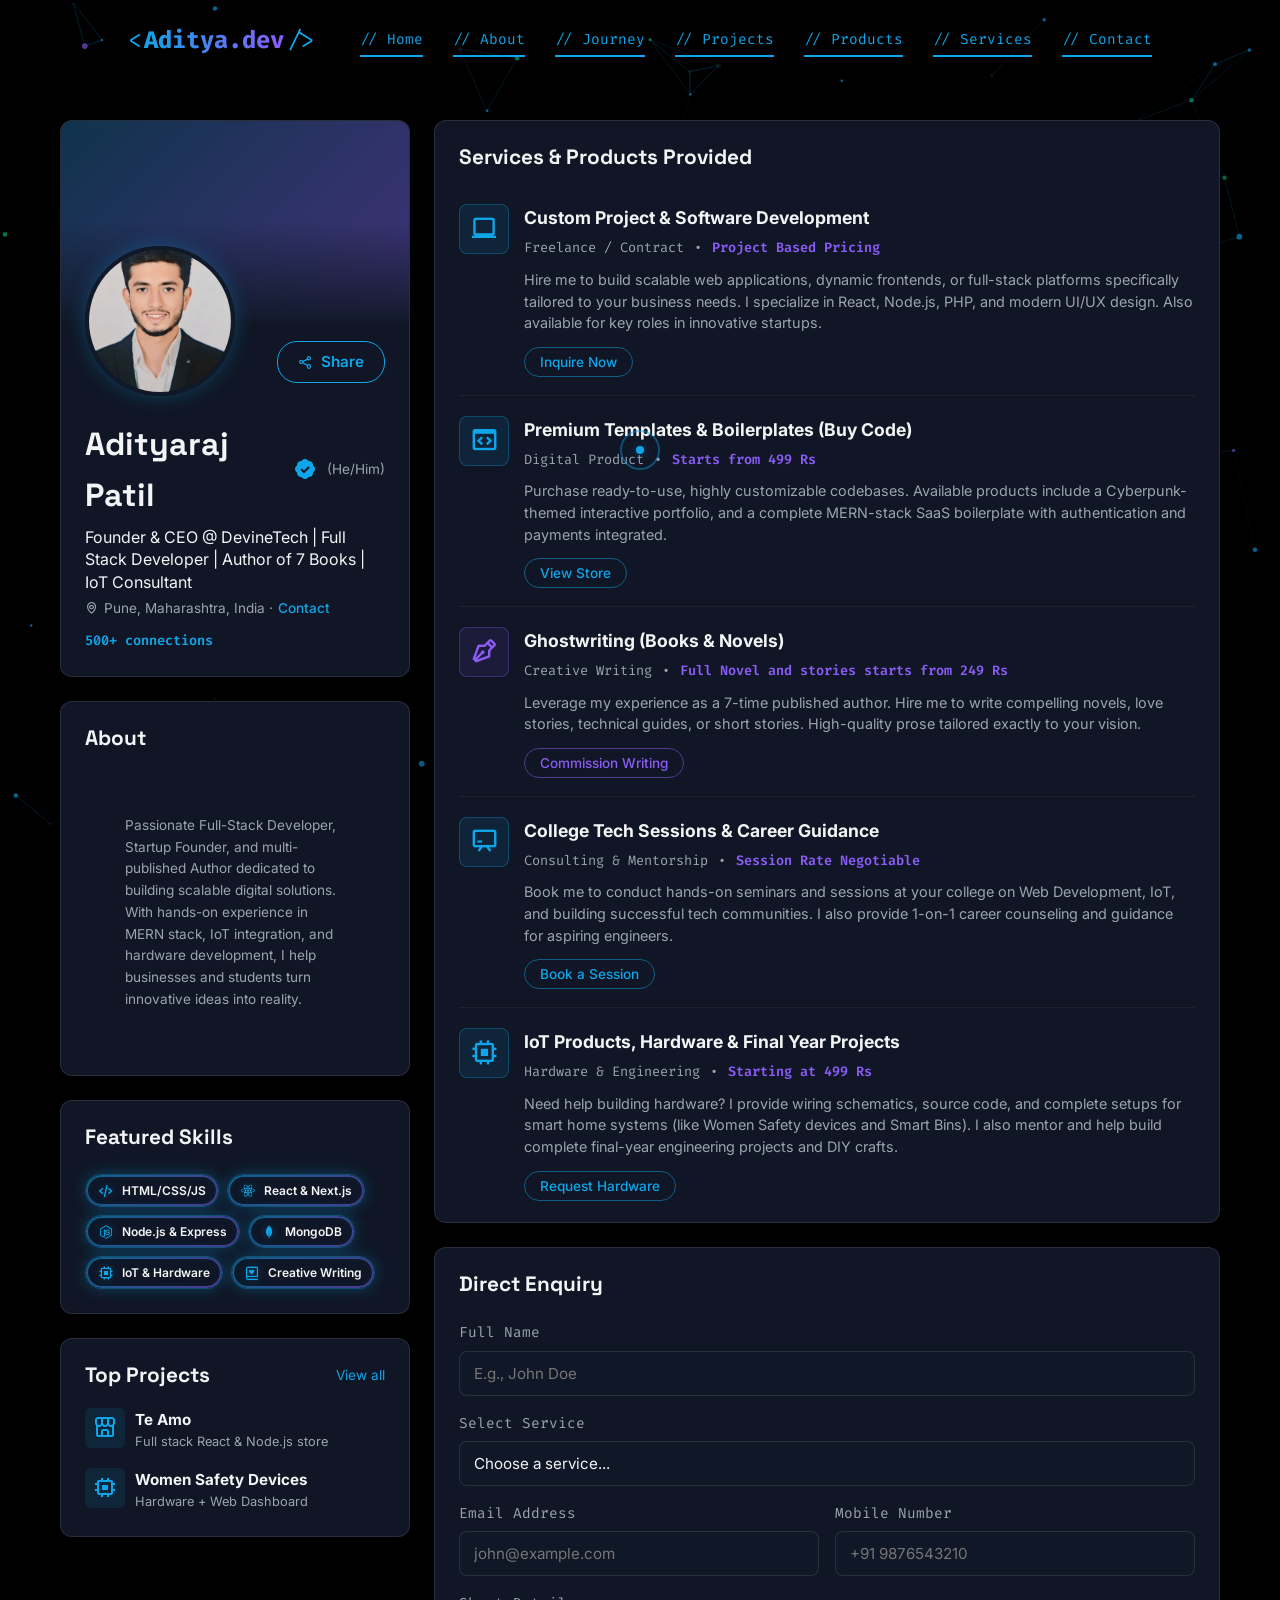
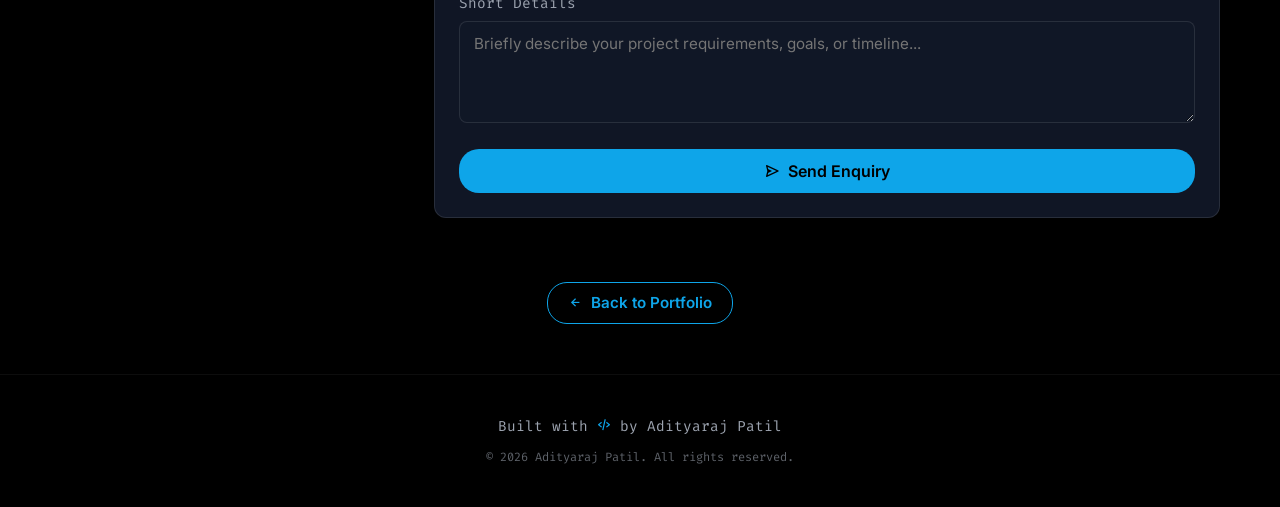
<file: services.html>
<!DOCTYPE html>
<html lang="en">

<head>
    <meta charset="UTF-8">
    <meta name="viewport" content="width=device-width, initial-scale=1.0">
    <title>Aditya | Services & Profile</title>
    <meta name="description" content="Professional Profile and Services of Aditya">
    <link rel="preconnect" href="https://fonts.googleapis.com">
    <link rel="preconnect" href="https://fonts.gstatic.com" crossorigin>
    <link
        href="https://fonts.googleapis.com/css2?family=Fira+Code:wght@300;400;500;600;700&family=Inter:wght@300;400;500;600;700;800&family=Space+Grotesk:wght@300;400;500;600;700&display=swap"
        rel="stylesheet">
    <!-- Boxicons for modern icons -->
    <link href='https://unpkg.com/boxicons@2.1.4/css/boxicons.min.css' rel='stylesheet'>
    <link rel="stylesheet" href="style.css">
    <style>
        /* LinkedIn Style Overrides */
        body {
            background-color: #000000;
            /* Slightly darker for better contrast with cards */
        }

        .profile-container {
            max-width: 1200px;
            margin: 120px auto 50px;
            padding: 0 20px;
            position: relative;
            z-index: 10;
        }

        .profile-grid-layout {
            display: grid;
            grid-template-columns: 350px 1fr;
            gap: 24px;
            align-items: start;
        }

        @media (max-width: 900px) {
            .profile-grid-layout {
                grid-template-columns: 1fr;
            }
        }

        .profile-card {
            background: rgba(17, 24, 39, 0.95);
            border: 1px solid rgba(255, 255, 255, 0.1);
            border-radius: 12px;
            overflow: hidden;
            margin-bottom: 24px;
            box-shadow: 0 4px 20px rgba(0, 0, 0, 0.5);
            backdrop-filter: blur(10px);
        }

        /* Profile Header Card */
        .cover-photo {
            height: 200px;
            width: 100%;
            background: linear-gradient(135deg, rgba(14, 165, 233, 0.2), rgba(139, 92, 246, 0.4)), url('https://images.unsplash.com/photo-1550751827-4bd374c3f58b?ixlib=rb-4.0.3&auto=format&fit=crop&w=2070&q=80') center/cover;
            position: relative;
        }

        .cover-photo::after {
            content: '';
            position: absolute;
            bottom: 0;
            left: 0;
            width: 100%;
            height: 50%;
            background: linear-gradient(to top, rgba(17, 24, 39, 0.95), transparent);
        }

        .profile-info {
            padding: 0 24px 24px;
            position: relative;
        }

        .profile-avatar {
            width: 150px;
            height: 150px;
            border-radius: 50%;
            border: 4px solid rgba(17, 24, 39, 1);
            margin-top: -75px;
            position: relative;
            z-index: 2;
            background: var(--bg-surface);
            object-fit: cover;
            box-shadow: 0 0 20px rgba(14, 165, 233, 0.3);
        }

        .profile-header-actions {
            position: absolute;
            top: 20px;
            right: 24px;
            display: flex;
            gap: 10px;
        }

        .profile-name {
            font-family: var(--font-heading);
            font-size: 2rem;
            font-weight: 700;
            color: var(--text-main);
            margin-top: 15px;
            display: flex;
            align-items: center;
            gap: 10px;
        }

        .verification-badge {
            color: var(--primary);
            font-size: 1.5rem;
        }

        .profile-headline {
            font-size: 1.1rem;
            color: var(--text-main);
            margin-top: 5px;
            font-weight: 400;
        }

        .profile-location {
            color: var(--text-muted);
            font-size: 0.9rem;
            margin-top: 5px;
            display: flex;
            align-items: center;
            gap: 5px;
        }

        .profile-connections {
            margin-top: 10px;
            color: var(--primary);
            font-family: var(--font-mono);
            font-size: 0.9rem;
            font-weight: 600;
        }

        .action-buttons {
            display: flex;
            gap: 10px;
            margin-top: 20px;
        }

        .action-btn {
            padding: 8px 20px;
            border-radius: 20px;
            font-family: var(--font-sans);
            font-weight: 600;
            font-size: 0.95rem;
            cursor: none;
            display: flex;
            align-items: center;
            gap: 8px;
            transition: all var(--transition-fast);
        }

        .action-primary {
            background: var(--primary);
            color: #000;
            border: none;
        }

        .action-primary:hover {
            background: #fff;
            box-shadow: 0 0 15px var(--primary-glow);
        }

        .action-secondary {
            background: transparent;
            color: var(--primary);
            border: 1px solid var(--primary);
        }

        .action-secondary:hover {
            background: rgba(14, 165, 233, 0.1);
        }

        /* Sections inside Cards */
        .card-header {
            padding: 20px 24px 10px;
            display: flex;
            justify-content: space-between;
            align-items: center;
        }

        .card-title {
            font-family: var(--font-heading);
            font-size: 1.3rem;
            color: var(--text-main);
        }

        .card-body {
            padding: 10px 24px 24px;
        }

        .about-text {
            color: var(--text-muted);
            line-height: 1.6;
            font-size: 0.95rem;
        }

        /* Services Feed / Experience List */
        .service-list-item {
            display: flex;
            gap: 15px;
            padding: 20px 0;
            border-bottom: 1px solid rgba(255, 255, 255, 0.05);
        }

        .service-list-item:last-child {
            border-bottom: none;
            padding-bottom: 0;
        }

        .service-icon {
            width: 50px;
            height: 50px;
            background: rgba(14, 165, 233, 0.1);
            border: 1px solid rgba(14, 165, 233, 0.3);
            border-radius: 8px;
            display: flex;
            align-items: center;
            justify-content: center;
            font-size: 1.8rem;
            color: var(--primary);
            flex-shrink: 0;
        }

        .service-details h4 {
            color: var(--text-main);
            font-size: 1.1rem;
            margin-bottom: 5px;
        }

        .service-meta {
            font-family: var(--font-mono);
            font-size: 0.85rem;
            color: var(--text-muted);
            margin-bottom: 10px;
            display: flex;
            align-items: center;
            gap: 10px;
        }

        .service-price {
            color: var(--secondary);
            font-weight: 600;
        }

        .service-description {
            color: var(--text-muted);
            font-size: 0.9rem;
            line-height: 1.5;
            margin-bottom: 15px;
        }

        .service-cta {
            background: transparent;
            color: var(--primary);
            border: 1px solid rgba(14, 165, 233, 0.5);
            padding: 6px 15px;
            border-radius: 15px;
            font-size: 0.85rem;
            font-weight: 500;
            cursor: none;
            transition: all var(--transition-fast);
        }

        .service-cta:hover {
            background: rgba(14, 165, 233, 0.1);
            border-color: var(--primary);
            box-shadow: 0 0 10px var(--primary-glow);
        }

        .special-icon {
            color: var(--secondary);
            background: rgba(139, 92, 246, 0.1);
            border-color: rgba(139, 92, 246, 0.3);
        }

        @media (max-width: 768px) {
            .profile-header-actions {
                position: relative;
                top: 0;
                right: 0;
                margin-top: 15px;
            }
        }
    </style>
</head>

<body>
    <!-- Custom Cursor -->
    <div class="cursor-dot" data-cursor-dot></div>
    <div class="cursor-outline" data-cursor-outline></div>

    <!-- Background Canvas -->
    <canvas id="network-canvas"></canvas>

    <!-- Navigation -->
    <nav class="navbar" id="navbar">
        <div class="logo">
            <span class="logo-tag">&lt;</span>
            <span class="logo-text">Aditya.dev</span>
            <span class="logo-tag">/&gt;</span>
        </div>
        <div class="nav-links">
            <a href="index.html#home">// Home</a>
            <a href="index.html#about">// About</a>
            <a href="index.html#journey">// Journey</a>
            <a href="projects.html">// Projects</a>
            <a href="index.html#products">// Products</a>
            <a href="services.html" class="active">// Services</a>
            <a href="index.html#contact">// Contact</a>
        </div>
        <div class="hamburger">
            <i class='bx bx-menu'></i>
        </div>
    </nav>

    <!-- Mobile Menu -->
    <div class="mobile-menu">
        <a href="index.html#home">00. Home</a>
        <a href="index.html#about">01. About</a>
        <a href="index.html#journey">02. Journey</a>
        <a href="projects.html">03. Projects</a>
        <a href="index.html#products">04. Products</a>
        <a href="services.html" class="active">05. Services</a>
        <a href="index.html#contact">06. Contact</a>
    </div>

    <!-- Main Content -->
    <main>
        <div class="profile-container">
            <div class="profile-grid-layout">
                <!-- LEFT COLUMN: Profile Details, About, Skills, Projects -->
                <div class="profile-left-column">
                    <!-- Header Card -->
                    <div class="profile-card">
                        <div class="cover-photo"></div>
                        <div class="profile-info">
                            <img src="assets/profile.jpg" alt="Adityaraj Patil" class="profile-avatar"
                                onerror="this.src='https://ui-avatars.com/api/?name=Adityaraj+Patil&background=0ea5e9&color=fff&size=200'">

                            <div class="profile-header-actions">
                                <a href="https://patiladityaraj.netlify.app/" target="_blank"
                                    class="action-btn action-secondary" data-cursor="hover"
                                    title="Share my portfolio link"><i class='bx bx-share-alt'></i> Share</a>
                            </div>

                            <h1 class="profile-name">
                                Adityaraj Patil
                                <i class='bx bxs-badge-check verification-badge' title="Verified Developer"></i>
                                <span
                                    style="font-size: 0.85rem; color: var(--text-muted); font-weight: 400; font-family: var(--font-sans);">(He/Him)</span>
                            </h1>

                            <h2 class="profile-headline" style="font-size: 1rem; line-height: 1.4;">Founder & CEO @
                                DevineTech | Full Stack Developer | Author of 7 Books | IoT Consultant</h2>

                            <div class="profile-location" style="font-size: 0.85rem;">
                                <i class='bx bx-map'></i> Pune, Maharashtra, India · <a href="index.html#contact"
                                    style="color: var(--primary); font-weight: 500;">Contact</a>
                            </div>

                            <div class="profile-connections" style="font-size: 0.85rem;">
                                500+ connections
                            </div>
                        </div>
                    </div>

                    <!-- About Card -->
                    <div class="profile-card">
                        <div class="card-header">
                            <h3 class="card-title">About</h3>
                        </div>
                        <div class="card-body">
                            <p class="about-text" style="font-size: 0.85rem;">
                                Passionate Full-Stack Developer, Startup Founder, and multi-published Author dedicated
                                to building scalable digital solutions. With hands-on experience in MERN stack, IoT
                                integration, and hardware development, I help businesses and students turn innovative
                                ideas into reality.
                            </p>
                        </div>
                    </div>

                    <!-- Services Summary (Glowing Chips) -->
                    <div class="profile-card">
                        <div class="card-header">
                            <h3 class="card-title">Featured Skills</h3>
                        </div>
                        <div class="card-body">
                            <div class="hero-services-list" style="margin-bottom: 0; gap: 8px;">
                                <span class="service-chip" style="font-size: 0.75rem; padding: 6px 12px;"
                                    data-cursor="hover"><i class='bx bx-code-alt' style="font-size: 1rem;"></i>
                                    HTML/CSS/JS</span>
                                <span class="service-chip" style="font-size: 0.75rem; padding: 6px 12px;"
                                    data-cursor="hover"><i class='bx bxl-react' style="font-size: 1rem;"></i> React &
                                    Next.js</span>
                                <span class="service-chip" style="font-size: 0.75rem; padding: 6px 12px;"
                                    data-cursor="hover"><i class='bx bxl-nodejs' style="font-size: 1rem;"></i> Node.js &
                                    Express</span>
                                <span class="service-chip" style="font-size: 0.75rem; padding: 6px 12px;"
                                    data-cursor="hover"><i class='bx bxl-mongodb' style="font-size: 1rem;"></i>
                                    MongoDB</span>
                                <span class="service-chip" style="font-size: 0.75rem; padding: 6px 12px;"
                                    data-cursor="hover"><i class='bx bx-chip' style="font-size: 1rem;"></i> IoT &
                                    Hardware</span>
                                <span class="service-chip" style="font-size: 0.75rem; padding: 6px 12px;"
                                    data-cursor="hover"><i class='bx bx-book-heart' style="font-size: 1rem;"></i>
                                    Creative Writing</span>
                            </div>
                        </div>
                    </div>

                    <!-- Top Projects Card -->
                    <div class="profile-card">
                        <div class="card-header">
                            <h3 class="card-title">Top Projects</h3>
                            <a href="projects.html" style="font-size: 0.85rem; color: var(--primary);"
                                data-cursor="hover">View all</a>
                        </div>
                        <div class="card-body" style="padding-top: 5px;">
                            <div style="display: flex; gap: 10px; align-items: flex-start; margin-bottom: 15px;">
                                <div
                                    style="width: 40px; height: 40px; background: rgba(14, 165, 233, 0.1); border-radius: 6px; display: flex; align-items: center; justify-content: center; color: var(--primary);">
                                    <i class='bx bx-store-alt' style="font-size: 1.5rem;"></i>
                                </div>
                                <div>
                                    <h4 style="font-size: 0.95rem; color: var(--text-main);">Te Amo</h4>
                                    <p style="font-size: 0.8rem; color: var(--text-muted);">Full stack React & Node.js
                                        store</p>
                                </div>
                            </div>
                            <div style="display: flex; gap: 10px; align-items: flex-start;">
                                <div
                                    style="width: 40px; height: 40px; background: rgba(14, 165, 233, 0.1); border-radius: 6px; display: flex; align-items: center; justify-content: center; color: var(--primary);">
                                    <i class='bx bx-chip' style="font-size: 1.5rem;"></i>
                                </div>
                                <div>
                                    <h4 style="font-size: 0.95rem; color: var(--text-main);">Women Safety Devices</h4>
                                    <p style="font-size: 0.8rem; color: var(--text-muted);">Hardware + Web Dashboard</p>
                                </div>
                            </div>
                        </div>
                    </div>
                </div>

                <!-- RIGHT COLUMN: Services Feed -->
                <div class="profile-right-column">
                    <!-- Experience / Store Feed -->
                    <div class="profile-card">
                        <div class="card-header">
                            <h3 class="card-title">Services & Products Provided</h3>
                        </div>
                        <div class="card-body" style="padding-top: 0;">

                            <!-- Item 1: Freelance/Custom Dev -->
                            <div class="service-list-item">
                                <div class="service-icon"><i class='bx bx-laptop'></i></div>
                                <div class="service-details">
                                    <h4>Custom Project & Software Development</h4>
                                    <div class="service-meta">
                                        <span>Freelance / Contract</span>
                                        <span>•</span>
                                        <span class="service-price">Project Based Pricing</span>
                                    </div>
                                    <p class="service-description">
                                        Hire me to build scalable web applications, dynamic frontends, or full-stack
                                        platforms specifically tailored to your business needs. I specialize in React,
                                        Node.js, PHP, and modern UI/UX design. Also available for key roles in
                                        innovative startups.
                                    </p>
                                    <a href="#enquiry-section" class="service-cta" data-cursor="hover">Inquire Now</a>
                                </div>
                            </div>

                            <!-- Item 2: Store / Templates -->
                            <div class="service-list-item">
                                <div class="service-icon"><i class='bx bx-code-block'></i></div>
                                <div class="service-details">
                                    <h4>Premium Templates & Boilerplates (Buy Code)</h4>
                                    <div class="service-meta">
                                        <span>Digital Product</span>
                                        <span>•</span>
                                        <span class="service-price">Starts from 499 Rs</span>
                                    </div>
                                    <p class="service-description">
                                        Purchase ready-to-use, highly customizable codebases. Available products include
                                        a Cyberpunk-themed interactive portfolio, and a complete MERN-stack SaaS
                                        boilerplate with authentication and payments integrated.
                                    </p>
                                    <a href="#enquiry-section" class="service-cta" data-cursor="hover">View Store</a>
                                </div>
                            </div>

                            <!-- Item 3: Ghostwriting -->
                            <div class="service-list-item">
                                <div class="service-icon special-icon"><i class='bx bx-pen'></i></div>
                                <div class="service-details">
                                    <h4>Ghostwriting (Books & Novels)</h4>
                                    <div class="service-meta">
                                        <span>Creative Writing</span>
                                        <span>•</span>
                                        <span class="service-price" style="color: var(--secondary);"> Full Novel and
                                            stories starts from 249 Rs
                                        </span>
                                    </div>
                                    <p class="service-description">
                                        Leverage my experience as a 7-time published author. Hire me to write compelling
                                        novels, love stories, technical guides, or short stories. High-quality prose
                                        tailored exactly to your vision.
                                    </p>
                                    <a href="#enquiry-section" class="service-cta"
                                        style="border-color: rgba(139, 92, 246, 0.5); color: var(--secondary);"
                                        data-cursor="hover">Commission Writing</a>
                                </div>
                            </div>

                            <!-- Item 4: College Sessions & Mentorship -->
                            <div class="service-list-item">
                                <div class="service-icon"><i class='bx bx-chalkboard'></i></div>
                                <div class="service-details">
                                    <h4>College Tech Sessions & Career Guidance</h4>
                                    <div class="service-meta">
                                        <span>Consulting & Mentorship</span>
                                        <span>•</span>
                                        <span class="service-price">Session Rate Negotiable</span>
                                    </div>
                                    <p class="service-description">
                                        Book me to conduct hands-on seminars and sessions at your college on Web
                                        Development, IoT, and building successful tech communities. I also provide
                                        1-on-1 career counseling and guidance for aspiring engineers.
                                    </p>
                                    <a href="#enquiry-section" class="service-cta" data-cursor="hover">Book a
                                        Session</a>
                                </div>
                            </div>

                            <!-- Item 5: IoT & Hardware -->
                            <div class="service-list-item">
                                <div class="service-icon"><i class='bx bx-chip'></i></div>
                                <div class="service-details">
                                    <h4>IoT Products, Hardware & Final Year Projects</h4>
                                    <div class="service-meta">
                                        <span>Hardware & Engineering</span>
                                        <span>•</span>
                                        <span class="service-price">Starting at 499 Rs</span>
                                    </div>
                                    <p class="service-description">
                                        Need help building hardware? I provide wiring schematics, source code, and
                                        complete setups for smart home systems (like Women Safety devices and Smart
                                        Bins). I also mentor and help build complete final-year engineering projects and
                                        DIY crafts.
                                    </p>
                                    <a href="#enquiry-section" class="service-cta" data-cursor="hover">Request
                                        Hardware</a>
                                </div>
                            </div>

                        </div>
                    </div>

                    <!-- DIRECT ENQUIRY FORM CARD -->
                    <div class="profile-card" id="enquiry-section">
                        <div class="card-header">
                            <h3 class="card-title">Direct Enquiry</h3>
                        </div>
                        <div class="card-body">
                            <form id="service-enquiry-form" class="enquiry-form">
                                <input type="hidden" name="access_key" value="95597e28-7659-47e7-a260-944611939c1a">
                                <input type="hidden" name="subject" value="New Service Enquiry from Portfolio">
                                
                                <div class="form-group">
                                    <label for="enquiry-name">Full Name</label>
                                    <input type="text" id="enquiry-name" name="name" placeholder="E.g., John Doe"
                                        required>
                                </div>
                                <div class="form-group">
                                    <label for="enquiry-service">Select Service</label>
                                    <select id="enquiry-service" name="service" required>
                                        <option value="" disabled selected>Choose a service...</option>
                                        <option value="custom_dev">Custom Project & Development</option>
                                        <option value="buy_code">Buy Premium Code/Templates</option>
                                        <option value="ghostwriting">Ghostwriting (Novel/Love)</option>
                                        <option value="college_session">Conduct College Session</option>
                                        <option value="iot_hardware">IoT Projects & Hardware</option>
                                        <option value="career_guidance">Career Counseling / Mentorship</option>
                                        <option value="other">Other / Custom Request</option>
                                    </select>
                                </div>
                                <div class="form-row">
                                    <div class="form-group">
                                        <label for="enquiry-email">Email Address</label>
                                        <input type="email" id="enquiry-email" name="email"
                                            placeholder="john@example.com" required>
                                    </div>
                                    <div class="form-group">
                                        <label for="enquiry-mobile">Mobile Number</label>
                                        <input type="tel" id="enquiry-mobile" name="mobile" placeholder="+91 9876543210"
                                            required>
                                    </div>
                                </div>
                                <div class="form-group">
                                    <label for="enquiry-details">Short Details</label>
                                    <textarea id="enquiry-details" name="details" rows="4"
                                        placeholder="Briefly describe your project requirements, goals, or timeline..."
                                        required></textarea>
                                </div>
                                <button type="submit" class="action-btn action-primary"
                                    style="width: 100%; justify-content: center; margin-top: 10px; font-size: 1rem; padding: 12px;"
                                    data-cursor="hover">
                                    <i class='bx bx-send'></i> Send Enquiry
                                </button>
                            </form>
                        </div>
                    </div>
                </div>
            </div>

            <div style="text-align: center; margin-top: 40px;">
                <a href="index.html" class="action-btn action-secondary" style="display: inline-flex; width: auto;"
                    data-cursor="hover">
                    <i class='bx bx-left-arrow-alt'></i> Back to Portfolio
                </a>
            </div>

        </div>
    </main>

    <!-- Footer -->
    <footer>
        <p>Built with <i class='bx bx-code-alt'></i> by Adityaraj Patil</p>
        <p class="footer-sub">&copy; 2026 Adityaraj Patil. All rights reserved.</p>
    </footer>

    <script src="script.js"></script>
</body>

</html>
</file>
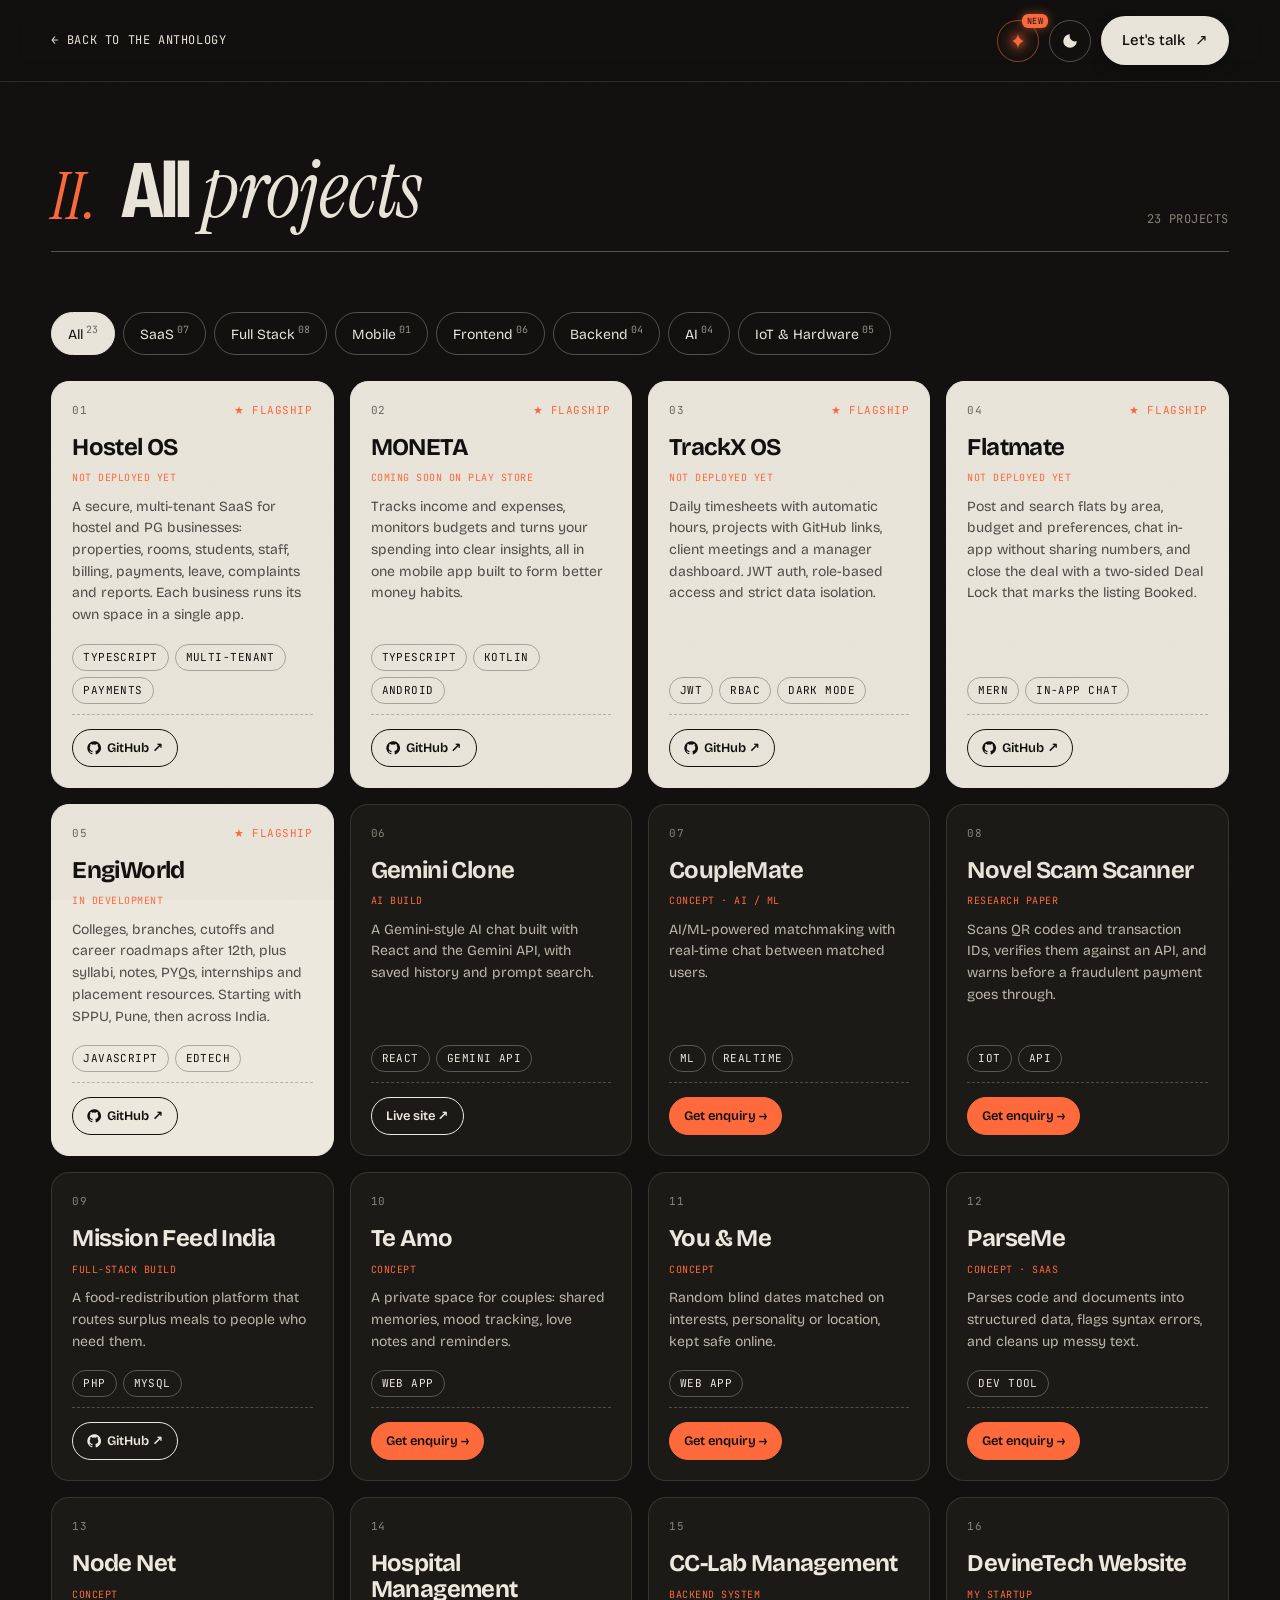
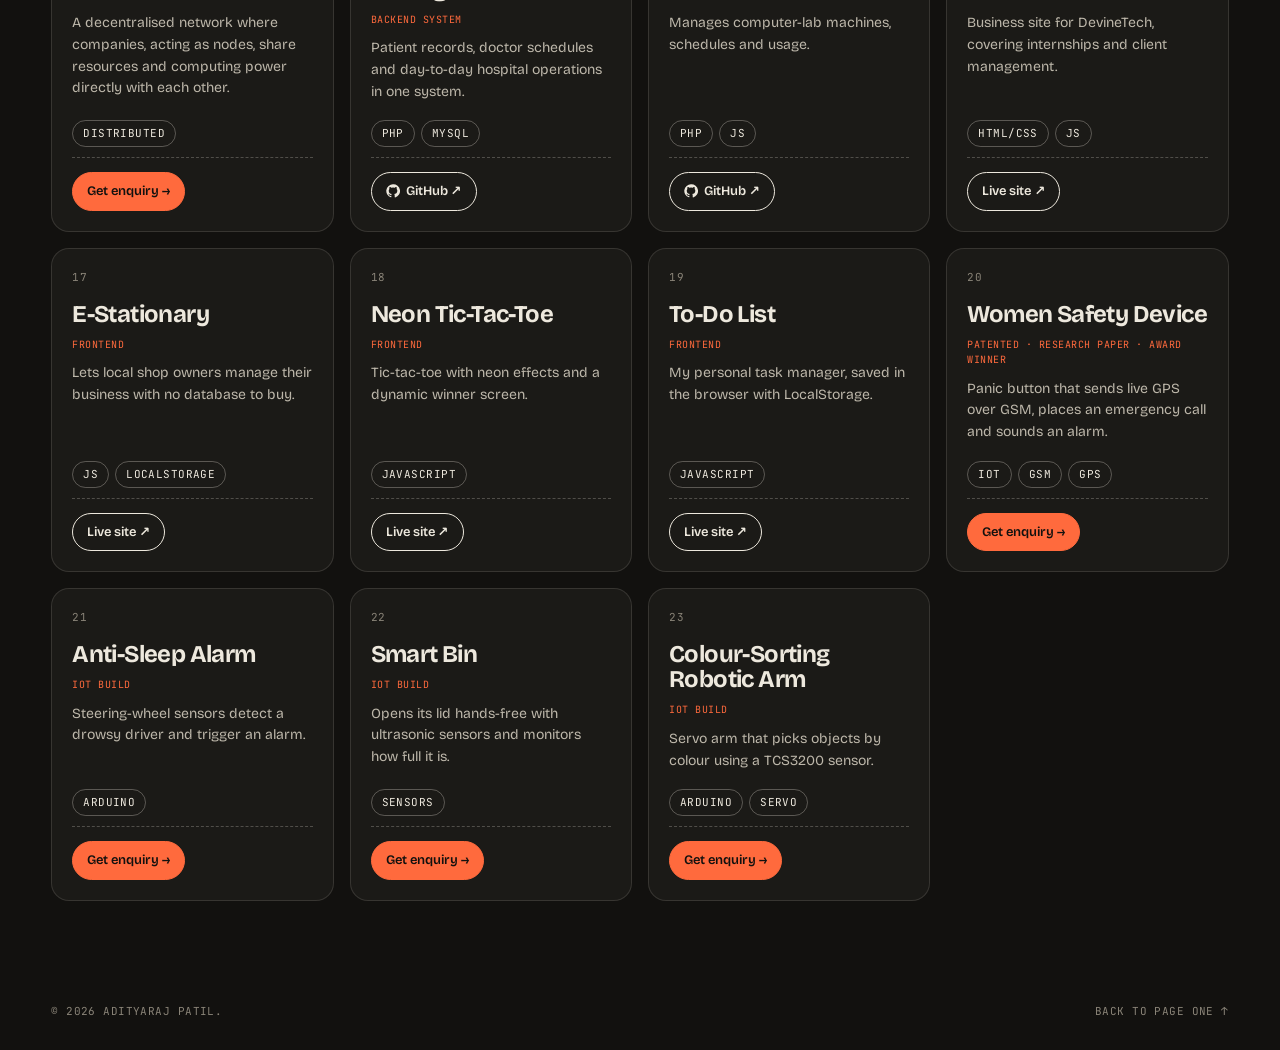
<file: work.html>
<!doctype html>
<html lang="en">
<head>
  <meta charset="utf-8" />
  <meta name="viewport" content="width=device-width, initial-scale=1" />
  <title>All Projects — Adityaraj Patil</title>
  <meta name="description" content="Every project by Adityaraj Patil: SaaS platforms, mobile apps, AI tools, frontend builds and patented IoT devices." />
  <meta name="theme-color" content="#12110f" />
  <link rel="icon" href="assets/favicon.svg" type="image/svg+xml" />
  <link rel="icon" href="assets/favicon-32.png" sizes="32x32" type="image/png" />
  <link rel="apple-touch-icon" href="assets/apple-touch-icon.png" />
  <link rel="preconnect" href="https://fonts.googleapis.com" />
  <link rel="preconnect" href="https://fonts.gstatic.com" crossorigin />
  <link href="https://fonts.googleapis.com/css2?family=Anton&family=Bricolage+Grotesque:opsz,wdth,wght@12..96,75..100,300..800&family=Instrument+Serif:ital@0;1&family=JetBrains+Mono:wght@400;500&display=swap" rel="stylesheet" />
  <link rel="stylesheet" href="css/site.css" />
  <script>
    var t = 'dark';
    try { t = localStorage.getItem('theme') || 'dark'; } catch (e) {}
    document.documentElement.dataset.theme = t;
  </script>
</head>
<body class="work-page">
  <a class="skip" href="#main">Skip to content</a>

  <header class="nav scrolled" id="top">
    <a class="back" href="index.html#work"><span aria-hidden="true">←</span> Back to the anthology</a>
    <div class="nav-end">
      <a class="builds-btn" href="builds.html" aria-label="Latest builds" data-tip="Latest build">
        <svg viewBox="0 0 24 24" width="18" height="18" aria-hidden="true"><path fill="currentColor" d="M12 1.5c.5 5.2 2.3 8 7.5 10.5-5.2 2.5-7 5.3-7.5 10.5-.5-5.2-2.3-8-7.5-10.5C9.7 9.5 11.5 6.7 12 1.5Z"/></svg>
        <span class="builds-new mono" aria-hidden="true">New</span>
      </a>
      <button class="theme-btn" id="themeBtn" aria-label="Toggle dark mode">
        <svg viewBox="0 0 24 24" width="18" height="18" aria-hidden="true"><path d="M12 3a9 9 0 1 0 9 9 7 7 0 0 1-9-9Z" fill="currentColor"/></svg>
      </button>
      <a class="btn btn-ink" href="index.html#contact">Let's talk <span class="arr">↗</span></a>
    </div>
  </header>

  <main id="main">
    <section class="chapter">
      <header class="ch-head">
        <span class="ch-num">II.</span>
        <h1 class="ch-title">All <em>projects</em></h1>
        <p class="ch-note mono" id="workCount">— projects</p>
      </header>

      <div class="filters" role="tablist" aria-label="Filter projects">
        <button role="tab" class="chip is-active" data-filter="all" aria-selected="true">All</button>
        <button role="tab" class="chip" data-filter="saas" aria-selected="false">SaaS</button>
        <button role="tab" class="chip" data-filter="fullstack" aria-selected="false">Full Stack</button>
        <button role="tab" class="chip" data-filter="mobile" aria-selected="false">Mobile</button>
        <button role="tab" class="chip" data-filter="frontend" aria-selected="false">Frontend</button>
        <button role="tab" class="chip" data-filter="backend" aria-selected="false">Backend</button>
        <button role="tab" class="chip" data-filter="ai" aria-selected="false">AI</button>
        <button role="tab" class="chip" data-filter="iot" aria-selected="false">IoT &amp; Hardware</button>
      </div>

      <ul class="pgrid" id="pgrid"></ul>
    </section>
  </main>

  <!-- Enquiry form for projects without a public repo or live site -->
  <dialog class="enq-dialog" id="enqDialog" aria-labelledby="enqTitle">
    <button class="enq-close" id="enqClose" type="button" aria-label="Close enquiry form">×</button>
    <form class="letter" id="enqForm" action="https://api.web3forms.com/submit" method="POST">
      <input type="hidden" name="access_key" value="95597e28-7659-47e7-a260-944611939c1a" />
      <input type="hidden" name="subject" id="enqSubject" value="Project enquiry from your portfolio" />
      <input type="hidden" name="project" id="enqProject" value="" />
      <p class="letter-head serif" id="enqTitle"><em>Dear Aditya,</em></p>
      <p style="margin:0">I'm curious about <strong class="enq-proj" id="enqName">this project</strong>.</p>
      <label>My name is <input type="text" name="name" required placeholder="your name" autocomplete="name" /></label>
      <label>and you can reach me at <input type="email" name="email" required placeholder="you@email.com" autocomplete="email" /></label>
      <label class="block">I'd like to know
        <textarea name="message" rows="3" required placeholder="a demo, the source, a collaboration…"></textarea>
      </label>
      <div class="letter-foot">
        <button class="btn btn-accent" type="submit">Send enquiry <span class="arr">→</span></button>
        <span class="mono small" id="enqStatus" role="status"></span>
      </div>
    </form>
  </dialog>

  <footer class="footer">
    <div class="foot-row mono small">
      <span>© 2026 Adityaraj Patil.</span>
      <a href="index.html">Back to page one ↑</a>
    </div>
  </footer>

  <script src="js/projects.js"></script>
  <script src="js/work.js"></script>
</body>
</html>
</file>
<file: css/site.css>
/* =========================================================
   THE ANTHOLOGY — Adityaraj Patil
   Paper + ink + one vermilion accent.
   ========================================================= */

:root {
  --paper: #efebe3;
  --paper-2: #e5e0d4;
  --paper-3: #d9d3c4;
  --ink: #151412;
  --ink-2: #45423c;
  --muted: #858073;
  --line: rgba(21, 20, 18, 0.14);
  --line-strong: rgba(21, 20, 18, 0.32);
  --accent: #ff4f1a;
  --accent-ink: #ffffff;

  --f-display: "Bricolage Grotesque", system-ui, sans-serif;
  --f-serif: "Instrument Serif", Georgia, serif;
  --f-mono: "JetBrains Mono", ui-monospace, monospace;

  --gutter: clamp(16px, 4vw, 56px);
  --radius: 999px;
  --ease: cubic-bezier(0.22, 1, 0.36, 1);
  color-scheme: light;
}

@media (prefers-color-scheme: dark) {
  :root:not([data-theme="light"]) {
    --paper: #12110f;
    --paper-2: #1b1a17;
    --paper-3: #26241f;
    --ink: #ede8dd;
    --ink-2: #bdb7aa;
    --muted: #8a8478;
    --line: rgba(237, 232, 221, 0.13);
    --line-strong: rgba(237, 232, 221, 0.3);
    --accent: #ff6a3d;
    --accent-ink: #12110f;
    color-scheme: dark;
  }
}
:root[data-theme="dark"] {
  --paper: #12110f;
  --paper-2: #1b1a17;
  --paper-3: #26241f;
  --ink: #ede8dd;
  --ink-2: #bdb7aa;
  --muted: #8a8478;
  --line: rgba(237, 232, 221, 0.13);
  --line-strong: rgba(237, 232, 221, 0.3);
  --accent: #ff6a3d;
  --accent-ink: #12110f;
  color-scheme: dark;
}

/* ---------- base ---------- */
*, *::before, *::after { box-sizing: border-box; }
html { scroll-behavior: smooth; -webkit-text-size-adjust: 100%; }
body {
  margin: 0;
  background: var(--paper);
  color: var(--ink);
  font-family: var(--f-display);
  font-size: 17px;
  line-height: 1.55;
  overflow-x: hidden;
  -webkit-font-smoothing: antialiased;
  transition: background-color 0.4s var(--ease), color 0.4s var(--ease);
}
/* paper grain */
body::before {
  content: "";
  position: fixed; inset: 0;
  pointer-events: none; z-index: 100;
  opacity: 0.35;
  background-image: url("data:image/svg+xml,%3Csvg xmlns='http://www.w3.org/2000/svg' width='160' height='160'%3E%3Cfilter id='n'%3E%3CfeTurbulence type='fractalNoise' baseFrequency='.85' numOctaves='2' stitchTiles='stitch'/%3E%3CfeColorMatrix values='0 0 0 0 0 0 0 0 0 0 0 0 0 0 0 0 0 0 .09 0'/%3E%3C/filter%3E%3Crect width='100%25' height='100%25' filter='url(%23n)'/%3E%3C/svg%3E");
  mix-blend-mode: multiply;
}
img { max-width: 100%; display: block; }
a { color: inherit; text-decoration: none; }
button { font: inherit; color: inherit; cursor: pointer; }
::selection { background: var(--accent); color: var(--accent-ink); }
:focus-visible { outline: 2px solid var(--accent); outline-offset: 3px; border-radius: 4px; }

.mono { font-family: var(--f-mono); font-size: 12px; letter-spacing: 0.04em; text-transform: uppercase; }
.small { font-size: 11px; }
.serif, em { font-family: var(--f-serif); font-style: italic; font-weight: 400; }
.skip { position: absolute; left: -999px; top: 8px; z-index: 200; background: var(--ink); color: var(--paper); padding: 8px 14px; border-radius: 8px; }
.skip:focus { left: 8px; }

/* ---------- buttons / pills ---------- */
.btn {
  display: inline-flex; align-items: center; gap: 10px;
  padding: 12px 20px;
  border-radius: var(--radius);
  font-size: 15px; font-weight: 500;
  border: 1px solid transparent;
  transition: transform 0.35s var(--ease), background-color 0.25s, color 0.25s, box-shadow 0.35s var(--ease);
  white-space: nowrap;
}
.btn .arr { display: inline-block; transition: transform 0.35s var(--ease); }
.btn:hover .arr { transform: translate(2px, -2px) rotate(8deg); }
.btn-ink { background: var(--ink); color: var(--paper); box-shadow: 0 6px 18px -8px rgba(0,0,0,.5); }
.btn-ink:hover { transform: translateY(-2px); box-shadow: 0 12px 24px -10px rgba(0,0,0,.55); }
.btn-line { border-color: var(--line-strong); }
.btn-line:hover { background: var(--ink); color: var(--paper); }
.btn-accent { background: var(--accent); color: var(--accent-ink); }
.btn-accent:hover { transform: translateY(-2px); }

.pill {
  display: inline-flex; align-items: center; gap: 8px;
  padding: 9px 18px;
  border: 1px solid var(--line-strong);
  border-radius: var(--radius);
  font-size: 14px;
  background: color-mix(in srgb, var(--paper) 70%, transparent);
  backdrop-filter: blur(6px);
  transition: background-color 0.25s, color 0.25s, transform 0.35s var(--ease);
}
.pill:hover { background: var(--ink); color: var(--paper); transform: translateX(-4px); }
.tag {
  font-family: var(--f-mono); font-size: 11px; text-transform: uppercase; letter-spacing: .04em;
  padding: 4px 10px; border: 1px solid var(--line-strong); border-radius: var(--radius);
}

/* ---------- nav ---------- */
.nav {
  position: sticky; top: 0; z-index: 50;
  display: flex; align-items: center; justify-content: space-between; gap: 16px;
  padding: 16px var(--gutter);
  background: color-mix(in srgb, var(--paper) 82%, transparent);
  backdrop-filter: blur(12px);
  -webkit-backdrop-filter: blur(12px);
  border-bottom: 1px solid transparent;
  transition: border-color 0.3s;
}
.nav.scrolled { border-bottom-color: var(--line); }
.status {
  display: inline-flex; align-items: center; gap: 10px;
  padding: 8px 16px; border-radius: var(--radius);
  background: var(--paper);
  box-shadow: 0 1px 0 var(--line), 0 10px 24px -14px rgba(0,0,0,.35);
  font-size: 14px; font-weight: 500;
}
.dot { width: 8px; height: 8px; border-radius: 50%; background: #22c55e; box-shadow: 0 0 0 0 rgba(34,197,94,.6); animation: ping 2s infinite; }
@keyframes ping { 70% { box-shadow: 0 0 0 8px rgba(34,197,94,0); } 100% { box-shadow: 0 0 0 0 rgba(34,197,94,0); } }
.nav-links { display: flex; gap: clamp(18px, 3vw, 44px); font-size: 15px; }
.nav-links a { position: relative; padding: 4px 0; }
.nav-links a::after {
  content: ""; position: absolute; left: 0; bottom: 0; height: 1px; width: 100%;
  background: currentColor; transform: scaleX(0); transform-origin: right; transition: transform 0.4s var(--ease);
}
.nav-links a:hover::after, .nav-links a.active::after { transform: scaleX(1); transform-origin: left; }
.nav-links sup { font-family: var(--f-mono); font-size: 10px; color: var(--muted); margin-left: 4px; vertical-align: super; }
.nav-end { display: flex; align-items: center; gap: 10px; }
.theme-btn, .menu-btn {
  width: 42px; height: 42px; border-radius: 50%;
  border: 1px solid var(--line-strong); background: transparent;
  display: grid; place-items: center;
  transition: transform .5s var(--ease), background-color .25s;
}
.theme-btn:hover { transform: rotate(-30deg); background: var(--paper-2); }
.menu-btn { display: none; gap: 5px; align-content: center; }

/* glowing "latest builds" button */
.builds-btn {
  position: relative; flex: none;
  width: 42px; height: 42px; border-radius: 50%;
  display: grid; place-items: center;
  color: var(--accent);
  border: 1px solid color-mix(in srgb, var(--accent) 55%, transparent);
  background: radial-gradient(circle at 50% 50%, color-mix(in srgb, var(--accent) 22%, transparent), transparent 70%);
  animation: buildGlow 2.6s ease-in-out infinite;
  transition: transform .5s var(--ease), background-color .25s, color .25s;
}
.builds-btn svg { animation: buildSpark 2.6s ease-in-out infinite; filter: drop-shadow(0 0 4px var(--accent)); }
.builds-btn:hover, .builds-btn:focus-visible { background: var(--accent); color: var(--accent-ink); transform: rotate(18deg) scale(1.06); }
.builds-btn:hover svg { filter: none; }
@keyframes buildGlow {
  0%, 100% { box-shadow: 0 0 0 0 color-mix(in srgb, var(--accent) 45%, transparent), 0 0 12px 1px color-mix(in srgb, var(--accent) 30%, transparent); }
  50% { box-shadow: 0 0 0 7px color-mix(in srgb, var(--accent) 0%, transparent), 0 0 26px 6px color-mix(in srgb, var(--accent) 50%, transparent); }
}
@keyframes buildSpark { 0%, 100% { transform: scale(1) rotate(0); } 50% { transform: scale(1.15) rotate(45deg); } }
.builds-new {
  position: absolute; top: -7px; right: -10px;
  padding: 2px 5px; border-radius: 6px;
  background: var(--accent); color: var(--accent-ink);
  font-size: 8.5px; letter-spacing: .06em; line-height: 1.2;
  box-shadow: 0 0 10px color-mix(in srgb, var(--accent) 60%, transparent);
}
.builds-btn::after {
  content: attr(data-tip);
  position: absolute; top: calc(100% + 10px); left: 50%; transform: translate(-50%, -4px);
  padding: 6px 10px; border-radius: 8px; white-space: nowrap;
  background: var(--ink); color: var(--paper);
  font-family: var(--f-mono); font-size: 11px; letter-spacing: .04em; text-transform: uppercase;
  opacity: 0; pointer-events: none; transition: opacity .25s, transform .35s var(--ease);
}
.builds-btn:hover::after, .builds-btn:focus-visible::after { opacity: 1; transform: translate(-50%, 0); }
.menu-btn span { display: block; width: 16px; height: 1.5px; background: currentColor; transition: transform .3s var(--ease); }
.menu-btn[aria-expanded="true"] span:first-child { transform: translateY(3.25px) rotate(45deg); }
.menu-btn[aria-expanded="true"] span:last-child { transform: translateY(-3.25px) rotate(-45deg); }

.toc {
  position: fixed; inset: 74px 12px auto 12px; z-index: 49;
  background: var(--paper); border: 1px solid var(--line); border-radius: 20px;
  padding: 20px; box-shadow: 0 30px 60px -30px rgba(0,0,0,.4);
}
.toc ol { list-style: none; margin: 10px 0 0; padding: 0; }
.toc a { display: flex; gap: 14px; align-items: baseline; padding: 10px 0; border-top: 1px solid var(--line); font-size: 22px; font-weight: 600; }
.toc a span { font-family: var(--f-serif); font-style: italic; font-weight: 400; color: var(--accent); width: 36px; }

/* page counter */
.folio {
  position: fixed; right: var(--gutter); bottom: 20px; z-index: 40;
  display: flex; align-items: center; gap: 10px;
  font-family: var(--f-mono); font-size: 11px; color: var(--muted);
  background: color-mix(in srgb, var(--paper) 85%, transparent);
  padding: 6px 12px; border-radius: var(--radius); border: 1px solid var(--line);
  backdrop-filter: blur(8px);
  opacity: 0; transform: translateY(10px); transition: opacity .4s, transform .4s var(--ease);
}
.folio.show { opacity: 1; transform: none; }
.folio i { width: 70px; height: 2px; background: var(--line); position: relative; overflow: hidden; border-radius: 2px; }
.folio b { position: absolute; inset: 0; background: var(--accent); transform-origin: left; transform: scaleX(0); }

/* ---------- hero ---------- */
.hero {
  position: relative;
  min-height: calc(100svh - 74px);
  padding: clamp(30px, 6vh, 70px) var(--gutter) 40px;
  display: grid;
  grid-template-columns: 1fr auto;
  grid-template-rows: auto 1fr;
  overflow: hidden;
  isolation: isolate;
}
.hero-name {
  grid-column: 1 / -1;
  margin: 0;
  display: flex; justify-content: space-between; gap: 0.2em; flex-wrap: wrap;
  font-family: "Anton", var(--f-display);
  font-weight: 400;
  font-size: clamp(56px, 14.4vw, 280px);
  line-height: 0.95;
  letter-spacing: 0.005em;
  z-index: 1;
}
.outline { color: transparent; -webkit-text-stroke: max(1.5px, 0.011em) var(--ink); }
.solid { color: var(--ink); }
.hero-name span { display: inline-block; transform: translateY(105%); animation: rise 1.1s var(--ease) forwards; }
.hero-name .solid { animation-delay: .12s; }
.hero-name { overflow: hidden; padding-bottom: 0.04em; }
@keyframes rise { to { transform: none; } }

.hero-intro {
  grid-column: 1; align-self: end; z-index: 3; position: relative;
  max-width: 400px;
  opacity: 0; animation: fadeUp 1s .7s var(--ease) forwards;
}
.eyebrow { color: var(--accent); margin: 0 0 12px; }
.hero-intro h2 {
  margin: 0 0 14px;
  font-size: clamp(28px, 3vw, 40px); line-height: 1.05; font-weight: 600; letter-spacing: -0.02em;
}
.hero-intro h2 em { color: var(--accent); font-size: 1.12em; }
.rotator { display: inline-block; transition: opacity .35s, transform .35s var(--ease), filter .35s; }
.rotator.out { opacity: 0; transform: translateY(10px); filter: blur(4px); }
.lede { color: var(--ink-2); margin: 0 0 24px; font-size: 16px; }
.hero-ctas { display: flex; gap: 10px; flex-wrap: wrap; }

.hero-social {
  grid-column: 2; align-self: end; z-index: 3;
  list-style: none; margin: 0; padding: 0;
  display: flex; flex-direction: column; align-items: flex-end; gap: 10px;
}
.hero-social li { opacity: 0; animation: fadeUp .9s var(--ease) forwards; }
.hero-social li:nth-child(1) { animation-delay: .9s; }
.hero-social li:nth-child(2) { animation-delay: 1s; }
.hero-social li:nth-child(3) { animation-delay: 1.1s; }
.hero-social li:nth-child(4) { animation-delay: 1.2s; }
@keyframes fadeUp { from { opacity: 0; transform: translateY(18px); } to { opacity: 1; transform: none; } }

.motto {
  position: absolute; z-index: 2; margin: 0;
  left: 50%; top: 54%; transform: translate(-50%, -50%);
  text-align: center; white-space: nowrap;
}
.motto blockquote {
  margin: 0;
  font-family: var(--f-serif); font-style: italic; font-weight: 400;
  font-size: clamp(44px, 5.6vw, 96px); line-height: 1; letter-spacing: -0.01em;
  color: var(--ink);
}
.motto blockquote span { display: inline-block; opacity: 0; transform: translateY(24px); animation: fadeUp .9s var(--ease) forwards; }
.motto blockquote span:nth-child(1) { animation-delay: .8s; }
.motto blockquote span:nth-child(2) { animation-delay: 1s; }
.motto blockquote span:nth-child(3) { animation-delay: 1.2s; color: var(--accent); }
.motto figcaption {
  margin-top: 14px; color: var(--muted);
  display: flex; align-items: center; justify-content: center; gap: 12px;
  opacity: 0; animation: fadeUp .9s 1.4s var(--ease) forwards;
}
.motto figcaption::before, .motto figcaption::after { content: ""; width: 36px; height: 1px; background: var(--line-strong); }
@keyframes spin { to { transform: rotate(360deg); } }

@keyframes flicker { 0%, 100% { opacity: 1; } 8% { opacity: .2; } 12% { opacity: 1; } 55% { opacity: .35; } 58% { opacity: 1; } }

/* ---------- marquee ---------- */
.marquee {
  background: var(--ink); color: var(--paper);
  overflow: hidden; padding: 18px 0;
  transform: rotate(-1.2deg); margin: 0 -10px;
  position: relative; z-index: 5;
}
.marquee-track {
  display: flex; gap: 28px; width: max-content; align-items: center;
  animation: marquee 32s linear infinite;
  font-size: clamp(22px, 3vw, 38px); font-weight: 700; font-variation-settings: "wdth" 80;
  text-transform: uppercase; letter-spacing: -0.01em;
}
.marquee-track i { color: var(--accent); font-style: normal; font-size: .7em; }
.marquee:hover .marquee-track { animation-play-state: paused; }
@keyframes marquee { to { transform: translateX(-50%); } }

/* ---------- chapters ---------- */
.chapter { padding: clamp(80px, 12vw, 160px) var(--gutter) 0; position: relative; }
.ch-head {
  display: grid; grid-template-columns: auto 1fr auto; align-items: end; gap: 18px 24px;
  padding-bottom: 22px; margin-bottom: clamp(32px, 5vw, 60px);
  border-bottom: 1px solid var(--line-strong);
}
.ch-num { font-family: var(--f-serif); font-style: italic; color: var(--accent); font-size: clamp(36px, 5vw, 64px); line-height: 1; }
.ch-title {
  margin: 0; font-weight: 700; font-variation-settings: "wdth" 85;
  font-size: clamp(38px, 6.4vw, 96px); line-height: .92; letter-spacing: -0.035em;
}
.ch-title em { font-weight: 400; letter-spacing: -0.01em; }
.ch-note { margin: 0; color: var(--muted); }

.reveal { opacity: 0; transform: translateY(36px); transition: opacity 1s var(--ease), transform 1s var(--ease); }
.reveal.in { opacity: 1; transform: none; }

/* ---------- personas (accordion) ---------- */
.personas { display: flex; gap: 12px; height: 420px; }
.persona {
  flex: 1; min-width: 0;
  position: relative; overflow: hidden;
  border: 1px solid var(--line-strong); border-radius: 22px;
  padding: 22px;
  display: flex; flex-direction: column; justify-content: space-between;
  transition: flex .7s var(--ease), background-color .4s, color .4s;
  cursor: default;
}
.persona h3 {
  margin: 0; font-size: 26px; line-height: 1; font-weight: 700; letter-spacing: -0.02em;
  writing-mode: vertical-rl; transform: rotate(180deg); white-space: nowrap;
  transition: all .5s var(--ease);
}
.p-idx { color: var(--muted); }
.p-body { opacity: 0; transform: translateY(14px); transition: opacity .3s, transform .5s var(--ease); max-width: 360px; }
.p-body p { margin: 0 0 14px; }
.p-link { font-weight: 600; border-bottom: 1px solid currentColor; }
.p-glyph {
  position: absolute; right: -6px; bottom: -28px;
  font-size: 180px; line-height: 1; font-weight: 800; opacity: .08; pointer-events: none;
  transition: opacity .4s, transform .7s var(--ease);
}
.p-glyph.serif { font-family: var(--f-serif); font-weight: 400; }
.personas:not(:hover):not(:focus-within) .persona:first-child,
.persona:hover, .persona:focus-within {
  flex: 3.4; background: var(--ink); color: var(--paper);
}
.personas:not(:hover):not(:focus-within) .persona:first-child h3,
.persona:hover h3, .persona:focus-within h3 { writing-mode: horizontal-tb; transform: none; font-size: clamp(30px, 3vw, 44px); }
.personas:not(:hover):not(:focus-within) .persona:first-child .p-body,
.persona:hover .p-body, .persona:focus-within .p-body { opacity: 1; transform: none; transition-delay: .2s; }
.personas:not(:hover):not(:focus-within) .persona:first-child .p-glyph,
.persona:hover .p-glyph, .persona:focus-within .p-glyph { opacity: .16; color: var(--accent); transform: rotate(-8deg); }
.persona:hover .p-idx, .persona:focus-within .p-idx,
.personas:not(:hover):not(:focus-within) .persona:first-child .p-idx { color: var(--accent); }

.stats {
  display: grid; grid-template-columns: repeat(5, 1fr);
  margin: clamp(40px, 6vw, 80px) 0 0; border-top: 1px solid var(--line);
}
.stats > div { padding: 22px 18px 0 0; display: flex; flex-wrap: wrap; align-items: baseline; }
.stats > div + div { padding-left: 18px; border-left: 1px solid var(--line); }
.stats dt { width: 100%; color: var(--muted); margin-bottom: 6px; }
.stats dd, .stats span { margin: 0; font-size: clamp(44px, 5.4vw, 84px); font-weight: 700; line-height: 1; letter-spacing: -0.04em; font-variation-settings: "wdth" 80; }
.stats span { color: var(--accent); font-family: var(--f-serif); font-weight: 400; font-style: italic; }

/* ---------- work: featured cards (home) ---------- */
.featured { display: grid; grid-template-columns: repeat(6, minmax(0, 1fr)); gap: 16px; }
.featured.reveal { transform: none; }
.fcard {
  --lift: 0px;
  grid-column: span 2; position: relative; isolation: isolate; overflow: hidden;
  display: flex; flex-direction: column; gap: 18px; min-height: 400px;
  padding: 22px; border-radius: 22px;
  background: var(--paper-2); border: 1px solid var(--line);
  opacity: 0; transform: translateY(40px);
  transition: opacity .9s var(--ease) var(--d), transform .9s var(--ease) var(--d), color .45s var(--ease), box-shadow .5s var(--ease), border-color .4s;
}
.featured.in .fcard { opacity: 1; transform: translateY(var(--lift)); }
.fcard-lead { grid-column: span 4; background: var(--ink); color: var(--paper); border-color: var(--ink); }
.fcard::before {
  content: ""; position: absolute; inset: 0; z-index: -1; background: var(--ink);
  clip-path: circle(0% at 100% 100%); transition: clip-path .7s var(--ease);
}
.fcard-lead::before { background: var(--accent); }
.fcard:hover, .fcard:focus-visible {
  --lift: -8px; color: var(--paper); border-color: var(--ink);
  box-shadow: 0 30px 50px -28px rgba(0,0,0,.55);
  transition-delay: 0s, 0s, 0s, 0s, 0s;
  transition-duration: .5s, .5s, .45s, .5s, .4s;
}
.fcard-lead:hover, .fcard-lead:focus-visible { color: var(--accent-ink); border-color: var(--accent); }
.fcard:hover::before, .fcard:focus-visible::before { clip-path: circle(150% at 100% 100%); }

.f-top { display: flex; justify-content: space-between; align-items: center; gap: 10px; font-family: var(--f-mono); font-size: 11px; text-transform: uppercase; letter-spacing: .05em; }
.f-num { opacity: .6; }
.f-status { display: inline-flex; align-items: center; gap: 7px; padding: 5px 10px; border: 1px solid currentColor; border-radius: var(--radius); opacity: .85; text-align: right; }
.f-status i { width: 6px; height: 6px; border-radius: 50%; background: var(--accent); flex: none; animation: blink 1.6s ease-in-out infinite; }
.fcard-lead:hover .f-status i { background: currentColor; }
@keyframes blink { 50% { opacity: .25; } }
.f-mark {
  position: absolute; right: -6px; top: 36px; z-index: -1;
  font-family: "Anton", var(--f-display); font-size: clamp(120px, 13vw, 210px); line-height: .8; text-transform: uppercase;
  color: transparent; -webkit-text-stroke: 1.5px currentColor; opacity: .22;
  transition: transform .8s var(--ease), opacity .5s;
}
.fcard:hover .f-mark { transform: translate(-14px, 10px) rotate(-6deg); opacity: .35; }
.f-body { margin-top: auto; display: block; }
.f-note { display: block; font-family: var(--f-mono); font-size: 10px; letter-spacing: .06em; text-transform: uppercase; color: var(--accent); margin-bottom: 8px; }
.fcard-lead .f-note { color: inherit; opacity: .75; }
.f-title { margin: 0; font-size: clamp(32px, 3.4vw, 54px); line-height: .95; font-weight: 700; letter-spacing: -0.035em; font-variation-settings: "wdth" 82; transition: transform .6s var(--ease); }
.fcard-lead .f-title { font-size: clamp(44px, 5.6vw, 92px); }
.fcard:hover .f-title { transform: translateX(6px); }
.f-tag { display: block; margin-top: 8px; font-size: clamp(18px, 1.5vw, 22px); line-height: 1.2; opacity: .9; }
.f-desc { margin: 12px 0 0; font-size: 14px; line-height: 1.55; opacity: .72; max-width: 58ch; }
.f-foot { display: flex; justify-content: space-between; align-items: flex-end; gap: 12px; padding-top: 16px; border-top: 1px solid color-mix(in srgb, currentColor 22%, transparent); }
.f-stack { display: flex; flex-wrap: wrap; gap: 6px; }
.fcard .tag { border-color: color-mix(in srgb, currentColor 35%, transparent); }
.f-go { display: inline-flex; align-items: center; gap: 6px; flex: none; font-size: 14px; font-weight: 600; }
.f-go b {
  width: 34px; height: 34px; border-radius: 50%; display: grid; place-items: center; font-weight: 400;
  border: 1px solid currentColor; transition: transform .5s var(--ease), background-color .3s, color .3s;
}
.fcard:hover .f-go b { transform: rotate(45deg); background: var(--accent); color: var(--accent-ink); border-color: var(--accent); }
.fcard-lead:hover .f-go b { background: var(--accent-ink); color: var(--accent); border-color: var(--accent-ink); }

.all-cta { display: flex; justify-content: space-between; align-items: center; gap: 18px; flex-wrap: wrap; margin-top: 28px; padding-top: 22px; border-top: 1px solid var(--line-strong); }
.all-cta p { margin: 0; font-size: clamp(20px, 2vw, 28px); color: var(--ink-2); }
.all-cta sup { font-size: 10px; opacity: .65; }

/* ---------- work page (work.html) ---------- */
.filters { display: flex; gap: 8px; flex-wrap: wrap; margin-bottom: 26px; }
.chip {
  padding: 9px 16px; border-radius: var(--radius);
  border: 1px solid var(--line-strong); background: transparent; font-size: 14px;
  transition: background-color .25s, color .25s;
}
.chip:hover { background: var(--paper-2); }
.chip.is-active { background: var(--ink); color: var(--paper); border-color: var(--ink); }
.chip sup { font-family: var(--f-mono); font-size: 10px; opacity: .6; margin-left: 3px; }

.pgrid { list-style: none; margin: 0; padding: 0; display: grid; grid-template-columns: repeat(4, minmax(0, 1fr)); gap: 16px; }
.pgrid > li { display: flex; }
.pgrid > li.hide { display: none; }
.pcard {
  position: relative; overflow: hidden; isolation: isolate; flex: 1;
  display: flex; flex-direction: column; gap: 10px; padding: 20px; border-radius: 18px;
  background: var(--paper-2); border: 1px solid var(--line);
  animation: cardIn .7s var(--ease) both; animation-delay: var(--d, 0ms);
  transition: transform .5s var(--ease), box-shadow .5s var(--ease), border-color .3s;
}
@keyframes cardIn { from { opacity: 0; transform: translateY(24px); } }
.pcard::after { content: ""; position: absolute; left: 0; right: 0; top: 0; height: 3px; background: var(--accent); transform: scaleX(0); transform-origin: left; transition: transform .6s var(--ease); }
.pcard:hover, .pcard:focus-within { transform: translateY(-6px); border-color: var(--line-strong); box-shadow: 0 24px 40px -26px rgba(0,0,0,.5); }
.pcard:hover::after, .pcard:focus-within::after { transform: scaleX(1); }
.pcard.is-flag { background: var(--ink); color: var(--paper); border-color: var(--ink); }
.p-top { display: flex; justify-content: space-between; gap: 8px; font-family: var(--f-mono); font-size: 11px; text-transform: uppercase; letter-spacing: .05em; color: var(--muted); }
.pcard.is-flag .p-top { color: color-mix(in srgb, var(--paper) 60%, transparent); }
.p-top .flag { color: var(--accent); }
.pcard h3 { margin: 6px 0 0; font-size: 24px; line-height: 1.05; letter-spacing: -0.025em; font-weight: 700; transition: color .3s; }
.pcard:hover h3 { color: var(--accent); }
.p-note { font-family: var(--f-mono); font-size: 10px; text-transform: uppercase; letter-spacing: .05em; color: var(--accent); }
.pcard p { margin: 0; font-size: 14px; line-height: 1.55; color: var(--ink-2); }
.pcard.is-flag p { color: color-mix(in srgb, var(--paper) 72%, transparent); }
.p-stack { display: flex; flex-wrap: wrap; gap: 6px; margin-top: auto; padding-top: 8px; }
.pcard .tag { border-color: color-mix(in srgb, currentColor 30%, transparent); }
.p-acts { display: flex; gap: 8px; flex-wrap: wrap; padding-top: 14px; border-top: 1px dashed color-mix(in srgb, currentColor 25%, transparent); }
.p-btn {
  display: inline-flex; align-items: center; gap: 6px; padding: 8px 14px; border-radius: var(--radius);
  font: inherit; font-size: 13px; font-weight: 600; color: inherit; border: 1px solid currentColor; background: transparent; cursor: pointer;
  transition: background-color .25s, color .25s, transform .35s var(--ease);
}
.p-btn:hover { background: var(--ink); color: var(--paper); border-color: var(--ink); transform: translateY(-2px); }
.pcard.is-flag .p-btn:hover { background: var(--paper); color: var(--ink); border-color: var(--paper); }
.p-btn.enq { background: var(--accent); color: var(--accent-ink); border-color: var(--accent); }
.p-btn.enq:hover { background: var(--ink); color: var(--paper); border-color: var(--ink); }
.p-empty { grid-column: 1 / -1; padding: 40px 0; color: var(--muted); }

.back { display: inline-flex; gap: 8px; align-items: center; font-family: var(--f-mono); font-size: 12px; text-transform: uppercase; letter-spacing: .05em; }
.back:hover { color: var(--accent); }
.work-page .chapter { padding-top: clamp(30px, 6vw, 70px); padding-bottom: 80px; }

/* ---------- build log page ---------- */
.blog-intro { margin: 0 0 clamp(30px, 5vw, 56px); max-width: 620px; font-size: clamp(20px, 2.2vw, 28px); line-height: 1.3; color: var(--ink-2); }
.blog { list-style: none; margin: 0; padding: 0; position: relative; max-width: 1100px; }
.blog::before { content: ""; position: absolute; left: 170px; top: 8px; bottom: 8px; width: 1px; background: var(--line-strong); }
.blog-item {
  position: relative; display: grid; grid-template-columns: 150px 1fr; gap: 0 41px;
  padding-bottom: clamp(30px, 5vw, 56px);
  animation: cardIn .7s var(--ease) both; animation-delay: var(--d, 0ms);
}
.blog-item::before {
  content: ""; position: absolute; left: 165px; top: 14px; width: 11px; height: 11px; border-radius: 50%;
  background: var(--paper); border: 2px solid var(--line-strong);
}
.blog-item.is-latest::before { background: var(--accent); border-color: var(--accent); animation: buildGlow 2.6s ease-in-out infinite; }
.bstamp { display: flex; flex-direction: column; align-items: flex-end; text-align: right; gap: 4px; padding-top: 4px; }
.bstamp-day { font-family: "Anton", var(--f-display); font-size: 64px; line-height: .9; }
.is-latest .bstamp-day { color: var(--accent); }
.bstamp-my { color: var(--ink); }
.bstamp-time { color: var(--muted); }
.bstamp-ago { font-family: var(--f-serif); font-style: italic; color: var(--ink-2); font-size: 16px; }
.bcard {
  display: flex; flex-direction: column; gap: 12px;
  padding: clamp(20px, 3vw, 32px); border-radius: 18px;
  background: var(--paper-2); border: 1px solid var(--line);
  transition: transform .5s var(--ease), box-shadow .5s var(--ease), border-color .3s;
}
.is-latest .bcard { border-left: 3px solid var(--accent); }
.bcard:hover { transform: translateY(-4px); border-color: var(--line-strong); box-shadow: 0 24px 40px -26px rgba(0,0,0,.5); }
.bcard-top { display: flex; justify-content: space-between; align-items: center; gap: 10px; flex-wrap: wrap; color: var(--muted); }
.latest { display: inline-flex; align-items: center; gap: 8px; color: var(--accent); }
.latest i { width: 8px; height: 8px; border-radius: 50%; background: var(--accent); animation: flicker 2.4s steps(1) infinite; }
.bcard h2 { margin: 0; font-size: clamp(32px, 4.4vw, 56px); font-weight: 700; letter-spacing: -0.03em; line-height: 1; font-variation-settings: "wdth" 85; }
.bcard p { margin: 0; max-width: 620px; color: var(--ink-2); }
.bcard .p-stack { margin-top: 0; padding-top: 0; }
.bcard-acts { display: flex; align-items: center; gap: 16px; flex-wrap: wrap; padding-top: 14px; border-top: 1px dashed var(--line-strong); }
.bcard-url { color: var(--muted); text-transform: none; }
.bcard-collab { font-family: var(--f-serif); font-style: italic; font-size: 19px; line-height: 1.3; color: var(--ink-2); transition: color .25s; }
.bcard-collab:hover { color: var(--accent); }
@media (max-width: 720px) {
  .blog::before { left: 5px; }
  .blog-item { grid-template-columns: 1fr; gap: 14px; padding-left: 28px; }
  .blog-item::before { left: 0; top: 10px; }
  .bstamp { flex-direction: row; flex-wrap: wrap; align-items: baseline; text-align: left; gap: 4px 12px; }
  .bstamp-day { font-size: 44px; }
}

/* enquiry dialog */
.enq-dialog {
  width: min(560px, calc(100vw - 32px)); max-height: calc(100dvh - 32px); padding: 0; border: 0; border-radius: 22px;
  background: transparent; color: var(--ink); overflow: visible;
}
.enq-dialog::backdrop { background: rgba(10, 9, 8, .55); backdrop-filter: blur(4px); }
.enq-dialog[open] { animation: dlgIn .45s var(--ease); }
@keyframes dlgIn { from { opacity: 0; transform: translateY(20px) scale(.97); } }
.enq-dialog .letter { transform: none; margin: 0; max-height: calc(100dvh - 32px); overflow: auto; }
.enq-close {
  position: absolute; right: 14px; top: 14px; z-index: 2; width: 36px; height: 36px; border-radius: 50%;
  border: 1px solid var(--line-strong); background: var(--paper); color: var(--ink); font-size: 18px; line-height: 1; cursor: pointer;
  transition: transform .4s var(--ease);
}
.enq-close:hover { transform: rotate(90deg); }
.enq-proj { color: var(--accent); }

/* ---------- library ---------- */
.lib-grid { display: grid; grid-template-columns: 1fr 1.1fr; gap: clamp(30px, 6vw, 90px); align-items: center; }
.book-stage { display: grid; place-items: center; perspective: 1400px; padding: 20px 0; }
.book3d {
  position: relative; width: min(320px, 72vw); aspect-ratio: 5 / 7;
  transform-style: preserve-3d; transform: rotateY(-24deg) rotateX(6deg);
  transition: transform .8s var(--ease);
}
.book3d:hover { transform: rotateY(-8deg) rotateX(2deg) translateY(-6px); }
.book3d.swap { animation: swap .7s var(--ease); }
@keyframes swap { 0% { transform: rotateY(-24deg) rotateX(6deg); } 45% { transform: rotateY(-100deg) rotateX(6deg) translateX(-30px); opacity: .3; } 100% { transform: rotateY(-24deg) rotateX(6deg); } }
.cover {
  position: absolute; inset: 0; z-index: 2;
  border-radius: 3px 10px 10px 3px; overflow: hidden;
  background: var(--paper-3);
  box-shadow: inset 6px 0 10px -4px rgba(0,0,0,.45), 30px 40px 60px -30px rgba(0,0,0,.6);
}
.cover img { width: 100%; height: 100%; object-fit: cover; display: block; }
.cover::before {
  content: ""; position: absolute; inset: 0; z-index: 1; pointer-events: none;
  background: linear-gradient(90deg, rgba(0,0,0,.35) 0, rgba(255,255,255,.18) 2.5%, transparent 6%, transparent 88%, rgba(0,0,0,.12)),
              linear-gradient(120deg, rgba(255,255,255,.14), transparent 40%);
}
.pages {
  position: absolute; z-index: 1; top: 6px; bottom: 6px; right: -18px; width: 22px;
  background: repeating-linear-gradient(90deg, #f6f1e4 0 1px, #dcd5c3 1px 2px);
  transform: rotateY(90deg) translateZ(-4px); transform-origin: left;
  border-radius: 0 4px 4px 0;
}
.b-tag { margin: 0 0 14px; font-size: 22px; color: var(--accent); }
.book-info h3 { margin: 6px 0 10px; font-size: clamp(36px, 4.6vw, 68px); line-height: .95; letter-spacing: -0.035em; font-weight: 700; }
.book-info .mono { color: var(--accent); }
.b-blurb { font-family: var(--f-serif); font-size: clamp(20px, 2vw, 26px); line-height: 1.3; color: var(--ink-2); margin: 0 0 20px; max-width: 520px; }
.b-meta { display: flex; gap: 8px; margin-bottom: 28px; }

.shelf {
  margin-top: clamp(40px, 6vw, 70px);
  display: flex; align-items: flex-end; justify-content: center; gap: 6px;
  min-height: 250px; padding: 0 10px;
  overflow-x: auto; scrollbar-width: none;
}
.shelf::-webkit-scrollbar { display: none; }
.spine {
  flex: 0 0 auto;
  width: var(--w, 54px); height: var(--h, 220px);
  background:
    linear-gradient(90deg, rgba(0,0,0,.45), rgba(0,0,0,.1) 30%, rgba(0,0,0,.1) 70%, rgba(0,0,0,.5)),
    linear-gradient(color-mix(in srgb, var(--bk) 55%, transparent), color-mix(in srgb, var(--bk) 55%, transparent)),
    var(--img) center / auto 100% no-repeat,
    var(--bk);
  color: var(--bk-ink);
  border: 0; border-radius: 3px 3px 1px 1px;
  display: flex; flex-direction: column; align-items: center; justify-content: space-between;
  padding: 14px 0 10px;
  box-shadow: inset 2px 0 0 rgba(255,255,255,.15), 0 10px 20px -12px rgba(0,0,0,.6);
  transition: transform .5s var(--ease);
  position: relative;
  text-shadow: 0 1px 3px rgba(0,0,0,.5);
}
.spine b {
  writing-mode: vertical-rl; transform: rotate(180deg);
  font-size: 13px; font-weight: 700; text-transform: uppercase; letter-spacing: .04em;
  font-variation-settings: "wdth" 80; white-space: nowrap; overflow: hidden; max-height: calc(100% - 40px);
}
.spine i { font-family: var(--f-serif); font-size: 14px; opacity: .8; }
.spine::before, .spine::after { content: ""; position: absolute; left: 6px; right: 6px; height: 2px; background: currentColor; opacity: .35; }
.spine::before { top: 8px; } .spine::after { bottom: 30px; }
.spine:hover { transform: translateY(-14px); }
.spine[aria-selected="true"] { transform: translateY(-30px); }
.spine.lean { transform: rotate(-7deg); transform-origin: bottom right; margin-left: 14px; }
.spine.lean:hover { transform: rotate(-7deg) translateY(-12px); }
.spine.lean[aria-selected="true"] { transform: rotate(0) translateY(-30px); }
.shelf-plank { height: 16px; margin: 0 auto; max-width: 900px; background: var(--ink); border-radius: 3px; box-shadow: 0 18px 30px -16px rgba(0,0,0,.5); }

/* ---------- lab ---------- */
.lab-split { display: grid; grid-template-columns: 1.15fr 1fr; gap: clamp(30px, 5vw, 70px); }
.lab-h { color: var(--muted); margin: 0 0 18px; font-weight: 400; }
.docs { display: grid; gap: 16px; }
.doc {
  position: relative;
  background: var(--paper-2);
  border: 1px solid var(--line);
  border-radius: 6px;
  padding: 22px 24px 20px 24px;
  display: grid; grid-template-columns: auto 1fr; gap: 6px 18px;
  transition: transform .5s var(--ease), box-shadow .5s var(--ease);
  box-shadow: 0 1px 0 var(--line);
}
.doc:nth-child(odd) { transform: rotate(-.6deg); }
.doc:nth-child(even) { transform: rotate(.5deg); }
.doc:hover { transform: rotate(0) translateY(-4px); box-shadow: 0 24px 40px -24px rgba(0,0,0,.45); }
.doc::before { content: ""; position: absolute; top: 0; right: 0; border-width: 0 22px 22px 0; border-style: solid; border-color: var(--paper) var(--paper) var(--paper-3) var(--paper-3); }
.doc-no { grid-row: span 4; font-family: var(--f-mono); font-size: 11px; color: var(--muted); writing-mode: vertical-rl; transform: rotate(180deg); border-right: 1px dashed var(--line-strong); padding-left: 12px; }
.doc h4 { margin: 0; font-size: 22px; letter-spacing: -0.02em; line-height: 1.1; padding-right: 150px; }
.d-creds { display: flex; flex-wrap: wrap; gap: 6px 14px; font-family: var(--f-mono); font-size: 11px; text-transform: uppercase; letter-spacing: .05em; color: var(--accent); }
.doc p { margin: 0; font-size: 14px; color: var(--ink-2); }
.doc .d-tags { display: flex; gap: 6px; margin-top: 8px; }
.stamp {
  position: absolute; right: 18px; top: 18px;
  font-family: var(--f-mono); font-size: 11px; font-weight: 500; letter-spacing: .1em;
  color: var(--accent); border: 2px solid var(--accent); border-radius: 6px;
  padding: 4px 8px; transform: rotate(8deg); opacity: .85;
  mask-image: url("data:image/svg+xml,%3Csvg xmlns='http://www.w3.org/2000/svg' width='80' height='40'%3E%3Cfilter id='r'%3E%3CfeTurbulence baseFrequency='.9' numOctaves='1'/%3E%3CfeColorMatrix values='0 0 0 0 0 0 0 0 0 0 0 0 0 0 0 0 0 0 -2.2 1.9'/%3E%3C/filter%3E%3Crect width='100%25' height='100%25' filter='url(%23r)'/%3E%3C/svg%3E");
  transition: transform .4s var(--ease);
}
.doc:hover .stamp { transform: rotate(0) scale(1.08); }

.papers { list-style: none; margin: 0; padding: 0; counter-reset: p; }
.papers li { border-top: 1px solid var(--line); padding: 18px 0; display: grid; grid-template-columns: 40px 1fr auto; gap: 14px; align-items: baseline; }
.papers li:last-child { border-bottom: 1px solid var(--line); }
.papers li::before { counter-increment: p; content: counter(p, decimal-leading-zero); font-family: var(--f-mono); font-size: 11px; color: var(--muted); }
.papers h4 { margin: 0 0 4px; font-size: 19px; letter-spacing: -0.015em; }
.papers p { margin: 0; font-size: 14px; color: var(--ink-2); }
.papers .ptype { font-family: var(--f-serif); font-style: italic; color: var(--accent); font-size: 16px; white-space: nowrap; }

/* ---------- toolkit (record) ---------- */
.record { display: grid; grid-template-columns: minmax(240px, 0.8fr) 2fr; gap: clamp(30px, 5vw, 80px); align-items: start; }
.turntable { position: sticky; top: 110px; display: grid; gap: 22px; }
.deck { position: relative; padding-right: 10%; }
.vinyl {
  position: relative;
  aspect-ratio: 1; border-radius: 50%;
  background:
    radial-gradient(circle, transparent 0 31%, rgba(255,255,255,.05) 31.5% 32%, transparent 32.5%),
    repeating-radial-gradient(circle, #121110 0 2px, #1d1c1a 2px 3px);
  box-shadow: 0 30px 60px -30px rgba(0,0,0,.6), inset 0 0 0 1px rgba(255,255,255,.06);
  display: grid; place-items: center;
  animation: spin 9s linear infinite; animation-play-state: paused;
}
.vinyl.playing { animation-play-state: running; animation-duration: 2.2s; }
.record:hover .vinyl { animation-play-state: running; }

/* tonearm */
.tonearm {
  position: absolute; right: 0; top: -2%; width: 16%; height: 62%;
  transform-origin: 50% 8%; transform: rotate(-24deg);
  transition: transform .9s var(--ease); z-index: 2; pointer-events: none;
}
.tonearm::before { /* pivot */
  content: ""; position: absolute; left: 50%; top: 0; width: 44px; height: 44px; margin-left: -22px;
  border-radius: 50%; background: radial-gradient(circle, #e9e3d6 0 26%, #9c9588 28% 60%, #6f695d 62%);
  box-shadow: 0 6px 12px -4px rgba(0,0,0,.5);
}
.tonearm i { position: absolute; left: 50%; top: 22px; bottom: 0; width: 5px; margin-left: -2.5px; background: linear-gradient(90deg, #8d877b, #e8e2d5, #8d877b); border-radius: 3px; }
.tonearm i::after { /* headshell */
  content: ""; position: absolute; left: 50%; bottom: -6px; width: 16px; height: 26px; margin-left: -8px;
  background: var(--accent); border-radius: 3px; transform: rotate(18deg);
}
.turntable.on .tonearm { transform: rotate(16deg); }

/* player card */
.player {
  display: grid; grid-template-columns: auto 1fr auto; align-items: center; gap: 14px;
  padding: 12px 16px 12px 12px; border: 1px solid var(--line-strong); border-radius: 999px;
  background: color-mix(in srgb, var(--paper) 80%, transparent);
}
.play-btn {
  width: 52px; height: 52px; border-radius: 50%; border: 0;
  background: var(--accent); color: var(--accent-ink);
  display: grid; place-items: center;
  box-shadow: 0 10px 22px -10px var(--accent);
  transition: transform .35s var(--ease);
}
.play-btn:hover { transform: scale(1.08); }
.play-btn svg { width: 22px; height: 22px; grid-area: 1 / 1; }
.play-btn .i-pause, .turntable.on .play-btn .i-play { display: none; }
.turntable.on .play-btn .i-pause { display: block; }
.p-meta { min-width: 0; display: grid; gap: 2px; }
.p-label { color: var(--muted); }
.p-meta strong { font-family: var(--f-serif); font-style: italic; font-weight: 400; font-size: 26px; line-height: 1; }
.p-bar { height: 3px; background: var(--line); border-radius: 3px; margin-top: 6px; overflow: hidden; cursor: pointer; }
.p-bar b { display: block; height: 100%; width: 0; background: var(--accent); }
.eq { display: flex; align-items: flex-end; gap: 3px; height: 20px; }
.eq i { width: 3px; height: 4px; background: var(--accent); border-radius: 2px; }
.turntable.on .eq i { animation: eq .9s ease-in-out infinite alternate; }
.eq i:nth-child(2) { animation-delay: -.3s !important; } .eq i:nth-child(3) { animation-delay: -.6s !important; } .eq i:nth-child(4) { animation-delay: -.15s !important; }
@keyframes eq { 0% { height: 4px; } 100% { height: 20px; } }
.vinyl::after { content: ""; position: absolute; inset: 0; border-radius: 50%; background: conic-gradient(from 30deg, transparent 0 10%, rgba(255,255,255,.12) 14%, transparent 20% 60%, rgba(255,255,255,.08) 64%, transparent 70%); }
.vinyl .label {
  width: 34%; aspect-ratio: 1; border-radius: 50%; background: var(--accent); color: #fff;
  display: grid; place-items: center; align-content: center; text-align: center; position: relative; z-index: 1;
}
.vinyl .label span { font-family: var(--f-serif); font-style: italic; font-size: clamp(22px, 3vw, 36px); line-height: 1; }
.vinyl .label small { font-family: var(--f-mono); font-size: 9px; letter-spacing: .1em; }
.vinyl .label::after { content: ""; position: absolute; width: 8%; aspect-ratio: 1; border-radius: 50%; background: var(--paper); }

.tracklist { display: grid; grid-template-columns: 1fr 1fr; gap: 40px 50px; }
.side h3 { margin: 0 0 6px; font-size: 13px; font-family: var(--f-mono); font-weight: 400; text-transform: uppercase; letter-spacing: .08em; color: var(--accent); }
.side h4 { margin: 0 0 14px; font-size: clamp(26px, 2.6vw, 36px); letter-spacing: -0.03em; line-height: 1; }
.side ol { list-style: none; margin: 0; padding: 0; }
.track {
  display: grid; grid-template-columns: 28px auto 1fr auto; gap: 10px; align-items: baseline;
  padding: 9px 0; border-bottom: 1px solid var(--line); cursor: default;
}
.track .n { font-family: var(--f-mono); font-size: 11px; color: var(--muted); }
.track .t { font-weight: 600; font-size: 17px; transition: color .2s; }
.track .lead { border-bottom: 1px dotted var(--line-strong); transform: translateY(-4px); }
.track .c { font-family: var(--f-serif); font-style: italic; color: var(--ink-2); font-size: 15px; text-align: right; }
.track:hover .t { color: var(--accent); }
.track:hover .n { font-size: 0; }
.track:hover .n::before { content: "▶"; font-size: 11px; color: var(--accent); }

.hobbies { display: grid; grid-template-columns: repeat(4, 1fr); gap: 16px; }
.hobby { border-top: 2px solid var(--ink); padding-top: 16px; }
.hobby span { color: var(--accent); }
.hobby h4 { margin: 6px 0 6px; font-size: 26px; letter-spacing: -0.02em; }
.hobby p { margin: 0; color: var(--ink-2); font-size: 15px; }

/* ---------- journey ---------- */
.ledger { list-style: none; margin: 0; padding: 0; }
.ledger li {
  display: grid; grid-template-columns: 140px 1.1fr 1.4fr; gap: 24px; align-items: baseline;
  padding: 22px 0; border-top: 1px solid var(--line);
  transition: padding .4s var(--ease);
}
.ledger li:last-child { border-bottom: 1px solid var(--line); }
.ledger li:hover { padding-left: 14px; }
.ledger .yr { font-family: var(--f-serif); font-style: italic; font-size: 26px; color: var(--accent); }
.ledger h4 { margin: 0; font-size: clamp(20px, 2vw, 26px); letter-spacing: -0.02em; line-height: 1.15; }
.ledger h4 small { display: block; font-family: var(--f-mono); font-size: 11px; color: var(--muted); font-weight: 400; text-transform: uppercase; letter-spacing: .05em; margin-top: 4px; }
.ledger p { margin: 0; color: var(--ink-2); font-size: 15px; }

/* ---------- contact ---------- */
.contact { padding-bottom: clamp(60px, 8vw, 120px); }
.contact .ch-num { display: block; margin-bottom: 10px; }
.contact-big {
  margin: 0 0 clamp(40px, 6vw, 80px);
  font-size: clamp(52px, 10.5vw, 190px); line-height: .86; letter-spacing: -0.05em; font-weight: 800; font-variation-settings: "wdth" 78;
}
.contact-big em { color: var(--accent); font-weight: 400; letter-spacing: -0.03em; }
.contact-grid { display: grid; grid-template-columns: 1fr 1.2fr; gap: clamp(30px, 6vw, 90px); align-items: start; }
.mail { display: inline-block; font-size: clamp(22px, 2.6vw, 36px); font-weight: 600; letter-spacing: -0.02em; border-bottom: 2px solid var(--accent); padding-bottom: 4px; word-break: break-all; }
.mail:hover { color: var(--accent); }
.contact-side p { color: var(--ink-2); max-width: 420px; }
.contact-links { list-style: none; padding: 0; margin: 24px 0 0; display: flex; flex-wrap: wrap; gap: 8px 22px; }
.contact-links a { font-weight: 500; border-bottom: 1px solid var(--line-strong); }
.contact-links a:hover { border-color: var(--accent); color: var(--accent); }

.letter {
  background: var(--paper-2); border: 1px solid var(--line); border-radius: 8px;
  padding: clamp(24px, 3.5vw, 44px);
  font-size: clamp(19px, 1.8vw, 24px); line-height: 2.1;
  background-image: repeating-linear-gradient(transparent 0 calc(2.1em - 1px), var(--line) calc(2.1em - 1px) 2.1em);
  background-position: 0 1.4em;
  box-shadow: 0 30px 60px -40px rgba(0,0,0,.45);
  transform: rotate(.6deg);
}
.letter-head { margin: 0 0 6px; font-size: 1.3em; }
.letter label { display: block; }
.letter label.block { display: block; }
.letter input, .letter textarea {
  font: inherit; font-family: var(--f-serif); font-style: italic; color: var(--accent);
  background: transparent; border: 0; border-bottom: 1.5px dashed var(--line-strong);
  padding: 0 4px; outline: none; min-width: 0;
  width: min(100%, 300px);
}
.letter textarea { display: block; width: 100%; resize: vertical; line-height: 2.1; border-bottom: 0; padding: 0; }
.letter input:focus { border-bottom-color: var(--accent); border-bottom-style: solid; }
.letter ::placeholder { color: var(--muted); opacity: .7; }
.letter-foot { display: flex; align-items: center; gap: 14px; margin-top: 10px; flex-wrap: wrap; line-height: 1.4; }

/* ---------- footer ---------- */
.footer { padding: 0 var(--gutter) 30px; overflow: hidden; }
.foot-name {
  display: flex; justify-content: space-between; gap: .2em;
  font-family: "Anton", var(--f-display); font-size: 14.2vw; line-height: .95;
  border-top: 1px solid var(--line-strong); padding-top: 30px;
}
.foot-row { display: flex; justify-content: space-between; flex-wrap: wrap; gap: 10px; padding-top: 22px; color: var(--muted); }
.foot-row a:hover { color: var(--accent); }

/* ---------- responsive ---------- */
@media (max-width: 1080px) {
  .nav-links { display: none; }
  .menu-btn { display: grid; }
  .personas { flex-direction: column; height: auto; }
  .persona { flex: none !important; min-height: 74px; }
  .persona h3 { writing-mode: horizontal-tb !important; transform: none !important; font-size: 26px !important; }
  .p-body { display: none; }
  .persona:hover .p-body, .persona:focus-within .p-body,
  .personas:not(:hover):not(:focus-within) .persona:first-child .p-body { display: block; }
  .stats { grid-template-columns: repeat(3, 1fr); }
  .stats > div:nth-child(4) { border-left: 0; padding-left: 0; }
  .stats > div { padding-bottom: 20px; }
  .lab-split, .record, .lib-grid, .contact-grid { grid-template-columns: 1fr; }
  .turntable { position: relative; top: 0; max-width: 340px; }
  .hobbies { grid-template-columns: repeat(2, 1fr); }
  .featured { grid-template-columns: repeat(2, minmax(0, 1fr)); }
  .fcard, .fcard:nth-child(2) { grid-column: span 1; min-height: 360px; }
  .fcard-lead { grid-column: 1 / -1; }
  .pgrid { grid-template-columns: repeat(3, minmax(0, 1fr)); }
}
@media (max-width: 720px) {
  body { font-size: 16px; }
  .status span:last-child { display: none; }
  .status { padding: 10px; }
  .nav-end .btn { display: none; }
  .hero { grid-template-columns: 1fr; grid-template-rows: auto auto auto auto; min-height: auto; padding-bottom: 30px; }
  .hero-name { flex-direction: column; gap: 0; font-size: 22.5vw; }
  .hero-name .solid { align-self: flex-end; }
  .hero-intro { grid-row: 3; margin-top: 24px; max-width: none; }
  .hero-social { grid-column: 1; grid-row: 4; flex-direction: row; flex-wrap: wrap; justify-content: flex-start; margin-top: 22px; }
  .motto { position: relative; left: auto; top: auto; transform: none; grid-row: 2; margin: 36px 0 12px; white-space: normal; }
  .motto blockquote { font-size: 15vw; }
  .ch-head { grid-template-columns: auto 1fr; }
  .ch-note { grid-column: 1 / -1; }
  .stats { grid-template-columns: repeat(2, 1fr); }
  .stats > div:nth-child(odd) { border-left: 0; padding-left: 0; }
  .stats > div:nth-child(4) { border-left: 1px solid var(--line); padding-left: 18px; }
  .tracklist { grid-template-columns: 1fr; }
  .ledger li { grid-template-columns: 1fr; gap: 6px; }
  .hobbies { grid-template-columns: 1fr; }
  .shelf { justify-content: flex-start; }
  .doc h4 { padding-right: 0; margin-top: 26px; }
  .papers li { grid-template-columns: 30px 1fr; }
  .papers .ptype { grid-column: 2; }
  .folio { display: none; }
  .letter input { width: 100%; }
  .featured { grid-template-columns: 1fr; }
  .fcard, .fcard:nth-child(2), .fcard-lead { grid-column: auto; min-height: 0; }
  .f-mark { font-size: 110px; }
  .pgrid { grid-template-columns: 1fr; }
  .all-cta .btn { width: 100%; justify-content: center; }
}
@media (min-width: 721px) and (max-width: 860px) {
  .pgrid { grid-template-columns: repeat(2, minmax(0, 1fr)); }
}

@media (prefers-reduced-motion: reduce) {
  *, *::before, *::after { animation-duration: .001ms !important; animation-iteration-count: 1 !important; transition-duration: .001ms !important; scroll-behavior: auto !important; }
  .reveal, .fcard { opacity: 1 !important; transform: none !important; }
}
</file>
<file: style.css>
/* =========================================
   CSS VARIABLES & DESIGN TOKENS
   ========================================= */
:root {
    /* Color Palette - Deep Cyberpunk / Neon Theme */
    --bg-base: #030712;
    --bg-surface: rgba(17, 24, 39, 0.7);
    --bg-surface-hover: rgba(31, 41, 55, 0.9);

    --primary: #0ea5e9;
    /* Cyan */
    --primary-glow: rgba(14, 165, 233, 0.4);

    --secondary: #8b5cf6;
    /* Purple */
    --secondary-glow: rgba(139, 92, 246, 0.4);

    --accent: #10b981;
    /* Emerald/Neon Green */
    --accent-glow: rgba(16, 185, 129, 0.4);

    --text-main: #f3f4f6;
    --text-muted: #9ca3af;
    --text-dark: #111827;

    /* Typography */
    --font-sans: 'Inter', -apple-system, BlinkMacSystemFont, sans-serif;
    --font-heading: 'Space Grotesk', sans-serif;
    --font-mono: 'Fira Code', monospace;

    /* Transitions */
    --transition-fast: 0.2s cubic-bezier(0.4, 0, 0.2, 1);
    --transition-medium: 0.4s cubic-bezier(0.4, 0, 0.2, 1);
    --transition-slow: 0.8s cubic-bezier(0.4, 0, 0.2, 1);
}

/* =========================================
   BASE STYLES & RESET
   ========================================= */
* {
    margin: 0;
    padding: 0;
    box-sizing: border-box;
    cursor: none;
    /* Hide default cursor for custom cursor */
}

html {
    scroll-behavior: smooth;
    max-width: 100vw;
    overflow-x: hidden;
}

body {
    background-color: var(--bg-base);
    color: var(--text-main);
    font-family: var(--font-sans);
    line-height: 1.6;
    overflow-x: hidden;
    position: relative;
    -webkit-font-smoothing: antialiased;
}

::selection {
    background: var(--primary);
    color: var(--bg-base);
}

/* Scrollbar */
::-webkit-scrollbar {
    width: 8px;
}

::-webkit-scrollbar-track {
    background: var(--bg-base);
}

::-webkit-scrollbar-thumb {
    background: var(--bg-surface-hover);
    border-radius: 4px;
}

::-webkit-scrollbar-thumb:hover {
    background: var(--primary);
}

/* =========================================
   BACKGROUND CANVAS
   ========================================= */
#network-canvas {
    position: fixed;
    top: 0;
    left: 0;
    width: 100vw;
    height: 100vh;
    z-index: -1;
    opacity: 0.6;
}

/* =========================================
   CUSTOM CURSOR
   ========================================= */
.cursor-dot,
.cursor-outline {
    position: fixed;
    top: 50%;
    left: 50%;
    transform: translate(-50%, -50%);
    border-radius: 50%;
    z-index: 9999;
    pointer-events: none;
    transition: width var(--transition-fast), height var(--transition-fast), background-color var(--transition-fast);
}

.cursor-dot {
    width: 8px;
    height: 8px;
    background-color: var(--primary);
    box-shadow: 0 0 10px var(--primary-glow);
}

.cursor-outline {
    width: 40px;
    height: 40px;
    border: 2px solid var(--primary-glow);
    transition: transform 0.1s ease-out, width var(--transition-fast), height var(--transition-fast), border-color var(--transition-fast);
}

.cursor-hover .cursor-dot {
    transform: translate(-50%, -50%) scale(0);
}

.cursor-hover .cursor-outline {
    width: 60px;
    height: 60px;
    background-color: var(--primary-glow);
    border-color: transparent;
    mix-blend-mode: exclusion;
}

/* =========================================
   UTILITIES
   ========================================= */
.glass-card {
    background: var(--bg-surface);
    backdrop-filter: blur(12px);
    -webkit-backdrop-filter: blur(12px);
    border: 1px solid rgba(255, 255, 255, 0.05);
    border-radius: 16px;
    box-shadow: 0 8px 32px 0 rgba(0, 0, 0, 0.3);
    transition: transform var(--transition-medium), border-color var(--transition-medium), box-shadow var(--transition-medium);
}

.glow-panel {
    position: relative;
}

.glow-panel::before {
    content: '';
    position: absolute;
    inset: -10px;
    background: radial-gradient(circle at center, var(--primary-glow) 0%, transparent 60%);
    z-index: -1;
    filter: blur(40px);
    opacity: 0.5;
    transition: opacity var(--transition-medium);
}

a {
    text-decoration: none;
    color: var(--text-main);
    transition: color var(--transition-fast);
}

ul {
    list-style: none;
}

.section {
    min-height: 100vh;
    padding: 100px 10%;
    display: flex;
    flex-direction: column;
    justify-content: center;
    opacity: 0;
    transform: translateY(30px);
    transition: opacity 0.8s ease-out, transform 0.8s ease-out;
}

.section.visible {
    opacity: 1;
    transform: translateY(0);
}

.section-title {
    font-family: var(--font-heading);
    font-size: 2.5rem;
    color: var(--text-main);
    display: flex;
    align-items: center;
    margin-bottom: 40px;
    font-weight: 700;
}

.section-title::after {
    content: '';
    display: block;
    height: 1px;
    width: 300px;
    background: rgba(255, 255, 255, 0.1);
    margin-left: 20px;
}

.title-num {
    color: var(--primary);
    font-family: var(--font-mono);
    font-size: 1.5rem;
    margin-right: 15px;
    font-weight: 400;
}

.btn {
    display: inline-flex;
    align-items: center;
    gap: 10px;
    padding: 12px 28px;
    border-radius: 8px;
    font-family: var(--font-mono);
    font-size: 0.9rem;
    font-weight: 500;
    letter-spacing: 0.5px;
    transition: all var(--transition-medium);
    border: 1px solid transparent;
    overflow: hidden;
    position: relative;
    z-index: 1;
}

.primary-btn {
    background: rgba(14, 165, 233, 0.1);
    color: var(--primary);
    border-color: var(--primary);
    box-shadow: 0 0 15px var(--primary-glow);
}

.primary-btn::before {
    content: '';
    position: absolute;
    top: 0;
    left: 0;
    width: 0%;
    height: 100%;
    background: var(--primary);
    transition: width var(--transition-medium);
    z-index: -1;
}

.primary-btn:hover {
    color: var(--bg-base);
    box-shadow: 0 0 25px var(--primary-glow);
}

.primary-btn:hover::before {
    width: 100%;
}

.secondary-btn {
    background: transparent;
    color: var(--text-main);
    border-color: rgba(255, 255, 255, 0.2);
}

.secondary-btn:hover {
    border-color: var(--text-main);
    background: rgba(255, 255, 255, 0.05);
}

/* =========================================
   NAVIGATION
   ========================================= */
.navbar {
    position: fixed;
    top: 0;
    width: 100%;
    height: 80px;
    display: flex;
    justify-content: space-between;
    align-items: center;
    padding: 0 10%;
    z-index: 100;
    transition: background var(--transition-medium), backdrop-filter var(--transition-medium), box-shadow var(--transition-medium);
}

.navbar.scrolled {
    background: rgba(3, 7, 18, 0.85);
    backdrop-filter: blur(10px);
    box-shadow: 0 10px 30px rgba(0, 0, 0, 0.5);
}

.logo {
    font-family: var(--font-mono);
    font-size: 1.5rem;
    font-weight: 700;
    display: flex;
    align-items: center;
    gap: 2px;
}

.logo-tag {
    color: var(--primary);
    font-weight: 400;
}

.logo-text {
    background: linear-gradient(90deg, var(--primary), var(--secondary));
    -webkit-background-clip: text;
    background-clip: text;
    -webkit-text-fill-color: transparent;
    transition: opacity var(--transition-fast);
}

.nav-links {
    display: flex;
    gap: 30px;
}

.nav-links a {
    font-family: var(--font-mono);
    font-size: 0.9rem;
    color: var(--text-muted);
    position: relative;
}

.nav-links a:hover,
.nav-links a.active {
    color: var(--primary);
}

.nav-links a::after {
    content: '';
    position: absolute;
    bottom: -5px;
    left: 0;
    width: 0;
    height: 2px;
    background: var(--primary);
    transition: width var(--transition-medium);
}

.nav-links a:hover::after,
.nav-links a.active::after {
    width: 100%;
}

.hamburger {
    display: none;
    font-size: 2rem;
    color: var(--primary);
    z-index: 101;
}

.mobile-menu {
    position: fixed;
    top: 0;
    right: -100%;
    width: 70%;
    max-width: 400px;
    height: 100vh;
    background: rgba(17, 24, 39, 0.95);
    backdrop-filter: blur(10px);
    display: flex;
    flex-direction: column;
    justify-content: center;
    align-items: center;
    gap: 40px;
    z-index: 99;
    transition: right var(--transition-medium);
    box-shadow: -10px 0 30px rgba(0, 0, 0, 0.5);
}

.mobile-menu.open {
    right: 0;
}

.mobile-menu a {
    font-family: var(--font-mono);
    font-size: 1.2rem;
    color: var(--text-muted);
}

.mobile-menu a:hover,
.mobile-menu a.active {
    color: var(--primary);
}

/* =========================================
   HERO SECTION
   ========================================= */
.hero {
    display: grid;
    grid-template-columns: 3fr 2fr;
    align-items: center;
    gap: 40px;
    padding-top: 120px;
}

.greeting {
    font-family: var(--font-mono);
    color: var(--primary);
    font-size: 1.1rem;
    margin-bottom: 20px;
    letter-spacing: 1px;
}

.highlight {
    color: var(--text-main);
    font-weight: 700;
}

.glitch {
    font-family: var(--font-heading);
    font-size: clamp(3rem, 5vw, 5rem);
    font-weight: 800;
    line-height: 1.1;
    margin-bottom: 20px;
    position: relative;
    color: var(--text-main);
}

/* Glitch effect optimization */
.glitch::before,
.glitch::after {
    content: attr(data-text);
    position: absolute;
    top: 0;
    left: 0;
    width: 100%;
    height: 100%;
    background: var(--bg-base);
}

.glitch::before {
    left: 2px;
    text-shadow: -2px 0 red;
    clip: rect(24px, 550px, 90px, 0);
    animation: glitch-anim-2 3s infinite linear alternate-reverse;
}

.glitch::after {
    left: -2px;
    text-shadow: -2px 0 blue;
    clip: rect(85px, 550px, 140px, 0);
    animation: glitch-anim 2.5s infinite linear alternate-reverse;
}

@keyframes glitch-anim {
    0% {
        clip: rect(74px, 9999px, 86px, 0);
    }

    5% {
        clip: rect(10px, 9999px, 15px, 0);
    }

    10% {
        clip: rect(32px, 9999px, 83px, 0);
    }

    15% {
        clip: rect(98px, 9999px, 20px, 0);
    }

    20% {
        clip: rect(18px, 9999px, 47px, 0);
    }

    100% {
        clip: rect(18px, 9999px, 47px, 0);
    }
}

@keyframes glitch-anim-2 {
    0% {
        clip: rect(65px, 9999px, 100px, 0);
    }

    5% {
        clip: rect(52px, 9999px, 74px, 0);
    }

    10% {
        clip: rect(79px, 9999px, 85px, 0);
    }

    15% {
        clip: rect(75px, 9999px, 5px, 0);
    }

    20% {
        clip: rect(67px, 9999px, 61px, 0);
    }

    100% {
        clip: rect(67px, 9999px, 61px, 0);
    }
}

.typing-container {
    font-family: var(--font-heading);
    font-size: clamp(1.5rem, 3vw, 2.5rem);
    color: var(--text-muted);
    margin-bottom: 30px;
    height: 48px;
}

.typing-text {
    color: var(--accent);
}

.cursor {
    display: inline-block;
    width: 15px;
    height: 80%;
    margin-left: 5px;
    background-color: var(--accent);
    vertical-align: middle;
    animation: blink 1s step-end infinite;
}

@keyframes blink {

    0%,
    100% {
        opacity: 1;
    }

    50% {
        opacity: 0;
    }
}

.hero-desc {
    font-size: 1.1rem;
    color: var(--text-muted);
    max-width: 500px;
    margin-bottom: 40px;
    line-height: 1.8;
}

.hero-cta {
    display: flex;
    gap: 20px;
    margin-bottom: 50px;
}

/* Hero Services Chips */
.hero-services-list {
    display: flex;
    flex-wrap: wrap;
    gap: 12px;
    margin-bottom: 40px;
    max-width: 600px;
}

.service-chip {
    font-size: 0.95rem;
    font-weight: 600;
    font-family: var(--font-sans);
    padding: 10px 22px;
    border-radius: 30px;
    background: rgba(17, 24, 39, 0.7);
    color: var(--text-main);
    border: 1px solid rgba(14, 165, 233, 0.4);
    box-shadow: 0 0 15px rgba(14, 165, 233, 0.3), inset 0 0 10px rgba(14, 165, 233, 0.1);
    backdrop-filter: blur(10px);
    transition: all 0.3s cubic-bezier(0.4, 0, 0.2, 1);
    display: flex;
    align-items: center;
    gap: 8px;
    cursor: none;
    position: relative;
    overflow: hidden;
}

.service-chip::before {
    content: '';
    position: absolute;
    inset: 0;
    border-radius: 30px;
    padding: 2px;
    background: linear-gradient(135deg, var(--primary), var(--secondary));
    -webkit-mask: linear-gradient(#fff 0 0) content-box, linear-gradient(#fff 0 0);
    -webkit-mask-composite: xor;
    mask-composite: exclude;
    opacity: 0.5;
    transition: opacity 0.3s ease;
}

.service-chip i {
    color: var(--primary);
    font-size: 1.2rem;
    text-shadow: 0 0 10px var(--primary-glow);
    transition: transform 0.3s ease, color 0.3s ease, text-shadow 0.3s ease;
}

.service-chip:hover {
    transform: translateY(-4px) scale(1.05);
    box-shadow: 0 0 30px rgba(14, 165, 233, 0.6), inset 0 0 20px rgba(139, 92, 246, 0.3);
    background: rgba(14, 165, 233, 0.15);
    color: #fff;
    border-color: transparent;
}

.service-chip:hover::before {
    opacity: 1;
}

.service-chip:hover i {
    color: var(--secondary);
    transform: scale(1.1);
    text-shadow: 0 0 15px var(--secondary-glow);
}

/* Books Glow Button */
.books-glow-btn {
    border-color: var(--secondary) !important;
    color: var(--secondary) !important;
    box-shadow: 0 0 20px var(--secondary-glow), inset 0 0 15px var(--secondary-glow);
    animation: books-glow-pulse 2s ease-in-out infinite;
}

.books-glow-btn i {
    color: var(--secondary) !important;
    text-shadow: 0 0 10px var(--secondary-glow) !important;
}

.books-glow-btn:hover {
    box-shadow: 0 0 40px var(--secondary-glow), inset 0 0 30px var(--secondary-glow) !important;
    background: rgba(139, 92, 246, 0.25) !important;
}

@keyframes books-glow-pulse {
    0%, 100% {
        box-shadow: 0 0 20px var(--secondary-glow), inset 0 0 15px var(--secondary-glow);
    }
    50% {
        box-shadow: 0 0 35px var(--secondary-glow), inset 0 0 25px var(--secondary-glow);
    }
}

.social-links {
    display: flex;
    gap: 20px;
}

.social-links a {
    display: flex;
    align-items: center;
    justify-content: center;
    width: 45px;
    height: 45px;
    border-radius: 50%;
    background: rgba(255, 255, 255, 0.05);
    color: var(--text-main);
    font-size: 1.5rem;
    transition: all var(--transition-medium);
    border: 1px solid rgba(255, 255, 255, 0.1);
}

.social-links a:hover {
    background: var(--primary-glow);
    color: var(--primary);
    transform: translateY(-5px);
    border-color: var(--primary);
    box-shadow: 0 5px 15px rgba(14, 165, 233, 0.3);
}

/* 3D Cube Animation */
.hero-visual {
    perspective: 1000px;
    display: flex;
    justify-content: center;
    align-items: center;
}

/* Showcase Card */
.showcase-card {
    width: 100%;
    max-width: 380px;
    padding: 28px 24px;
    border-color: rgba(139, 92, 246, 0.2);
    background: rgba(17, 24, 39, 0.85);
    backdrop-filter: blur(16px);
    position: relative;
    overflow: hidden;
}

.showcase-card::before {
    content: '';
    position: absolute;
    top: -50%;
    left: -50%;
    width: 200%;
    height: 200%;
    background: conic-gradient(
        transparent,
        rgba(14, 165, 233, 0.15),
        transparent 30%,
        rgba(139, 92, 246, 0.15),
        transparent 60%
    );
    animation: spin 6s linear infinite;
    z-index: 0;
}

.showcase-card::after {
    content: '';
    position: absolute;
    inset: 2px;
    background: rgba(17, 24, 39, 0.95);
    border-radius: 14px;
    z-index: 0;
}

.showcase-header {
    position: relative;
    z-index: 1;
    display: flex;
    align-items: center;
    gap: 10px;
    font-family: var(--font-mono);
    font-size: 0.85rem;
    color: var(--primary);
    text-transform: uppercase;
    letter-spacing: 1px;
    margin-bottom: 20px;
    padding-bottom: 14px;
    border-bottom: 1px solid rgba(255, 255, 255, 0.06);
}

.showcase-header i {
    font-size: 1.3rem;
    color: var(--secondary);
}

.showcase-grid {
    position: relative;
    z-index: 1;
    display: grid;
    grid-template-columns: repeat(2, 1fr);
    gap: 12px;
}

.showcase-item {
    display: flex;
    flex-direction: column;
    align-items: center;
    gap: 4px;
    padding: 14px 10px;
    border-radius: 10px;
    background: rgba(255, 255, 255, 0.03);
    border: 1px solid rgba(255, 255, 255, 0.04);
    transition: all var(--transition-medium);
    text-align: center;
}

.showcase-item:hover {
    background: rgba(139, 92, 246, 0.08);
    border-color: rgba(139, 92, 246, 0.2);
    transform: translateY(-2px);
    box-shadow: 0 4px 15px rgba(139, 92, 246, 0.15);
}

.showcase-item i {
    font-size: 1.4rem;
    color: var(--secondary);
    margin-bottom: 4px;
    text-shadow: 0 0 8px var(--secondary-glow);
}

.showcase-val {
    font-family: var(--font-heading);
    font-size: 1.5rem;
    font-weight: 700;
    color: var(--text-main);
    line-height: 1.1;
}

.showcase-label {
    font-size: 0.7rem;
    color: var(--text-muted);
    line-height: 1.3;
    font-weight: 400;
}

.showcase-label small {
    display: block;
    font-size: 0.65rem;
    color: var(--primary);
    opacity: 0.8;
    margin-top: 1px;
}

@keyframes spin {
    0% {
        transform: rotate(0deg);
    }
    100% {
        transform: rotate(360deg);
    }
}

/* =========================================
   ABOUT SECTION
   ========================================= */
.about-content {
    display: grid;
    grid-template-columns: 3fr 2fr;
    gap: 50px;
    align-items: center;
}

.about-text {
    padding: 40px;
}

.about-text p {
    color: var(--text-muted);
    margin-bottom: 20px;
    font-size: 1.05rem;
}

.skills-list {
    display: grid;
    grid-template-columns: repeat(2, 1fr);
    gap: 15px;
    margin-top: 30px;
}

.skills-list li {
    font-family: var(--font-mono);
    font-size: 0.95rem;
    color: var(--text-main);
    display: flex;
    align-items: center;
    gap: 10px;
    transition: transform var(--transition-fast), color var(--transition-fast);
}

.skills-list li i {
    color: var(--accent);
    font-size: 1.2rem;
}

.skills-list li:hover {
    transform: translateX(5px);
    color: var(--accent);
}

.about-image {
    position: relative;
}

.image-wrapper {
    position: relative;
    width: 100%;
    aspect-ratio: 1;
    border-radius: 16px;
    overflow: hidden;
    display: flex;
    align-items: center;
    justify-content: center;
}

.avatar-placeholder {
    font-size: 10rem;
    color: var(--text-muted);
    opacity: 0.5;
}

.image-overlay {
    position: absolute;
    top: 0;
    left: 0;
    width: 100%;
    height: 100%;
    background: var(--primary-glow);
    mix-blend-mode: overlay;
    transition: opacity var(--transition-medium);
}

.image-wrapper:hover .image-overlay {
    opacity: 0;
}

/* =========================================
   ACHIEVEMENTS SECTION
   ========================================= */
.achievements-wrapper {
    margin-top: 60px;
    width: 100%;
}

.achievements-grid {
    display: grid;
    grid-template-columns: repeat(3, 1fr);
    gap: 20px;
}

.achievement-card {
    background: rgba(17, 24, 39, 0.85);
    border: 1px solid #ffd700;
    border-radius: 12px;
    box-shadow: 0 0 15px rgba(255, 215, 0, 0.2), inset 0 0 10px rgba(255, 215, 0, 0.1);
    display: flex;
    flex-direction: column;
    align-items: center;
    justify-content: center;
    font-family: var(--font-sans);
    color: #ffd700;
    text-align: center;
    padding: 24px 20px;
    backdrop-filter: blur(8px);
    transition: transform 0.3s ease, background 0.3s ease, box-shadow 0.3s ease;
}

.achievement-card:hover {
    transform: translateY(-5px);
    background: rgba(17, 24, 39, 0.95);
    box-shadow: 0 0 25px rgba(255, 215, 0, 0.5), inset 0 0 20px rgba(255, 215, 0, 0.2);
}

.achievement-card i {
    font-size: 2.5rem;
    margin-bottom: 12px;
    text-shadow: 0 0 10px rgba(255, 215, 0, 0.5);
}

.highlight-gold {
    font-size: 1.8rem;
    font-weight: 700;
    font-family: var(--font-heading);
    margin-bottom: 5px;
    text-shadow: 0 0 15px rgba(255, 215, 0, 0.6);
}

.ach-text {
    font-size: 0.95rem;
    font-weight: 500;
    line-height: 1.4;
    color: var(--text-main);
}

/* Special Achievement Card */
.achievement-card.special {
    grid-column: 1 / -1;
    position: relative;
    background: rgba(17, 24, 39, 0.9);
    border: none;
    box-shadow: 0 0 20px rgba(139, 92, 246, 0.3);
    overflow: hidden;
    padding: 30px 20px;
    z-index: 1;
}

.achievement-card.special::before {
    content: '';
    position: absolute;
    top: -50%;
    left: -50%;
    width: 200%;
    height: 200%;
    background: conic-gradient(
        transparent, 
        rgba(14, 165, 233, 1), 
        transparent 30%, 
        rgba(139, 92, 246, 1), 
        transparent 60%
    );
    animation: spin 4s linear infinite;
    z-index: -2;
}

.achievement-card.special::after {
    content: '';
    position: absolute;
    inset: 3px;
    background: rgba(17, 24, 39, 0.95);
    border-radius: 9px;
    z-index: -1;
}

.achievement-card.special:hover {
    transform: translateY(-5px);
    box-shadow: 0 0 30px rgba(14, 165, 233, 0.4), 0 0 20px rgba(139, 92, 246, 0.4);
}

.achievement-card.special i {
    color: var(--secondary);
    text-shadow: 0 0 15px var(--secondary-glow);
    font-size: 3rem;
}

.achievement-card.special .highlight-special {
    display: inline-block;
    font-size: 2.2rem;
    font-weight: 800;
    font-family: var(--font-heading);
    margin: 10px 0 5px;
    background: linear-gradient(90deg, var(--primary), var(--secondary));
    -webkit-background-clip: text;
    background-clip: text;
    -webkit-text-fill-color: transparent;
    text-shadow: none;
}

@keyframes spin {
    100% {
        transform: rotate(360deg);
    }
}

@media (max-width: 900px) {
    .achievements-grid {
        grid-template-columns: repeat(2, 1fr);
    }
}

@media (max-width: 600px) {
    .achievements-grid {
        grid-template-columns: repeat(2, 1fr);
        gap: 12px;
    }

    .achievement-card {
        padding: 16px 12px;
    }

    .achievement-card i {
        font-size: 1.8rem;
        margin-bottom: 8px;
    }

    .highlight-gold {
        font-size: 1.3rem;
    }

    .ach-text {
        font-size: 0.75rem;
    }

    .books-cta-link {
        font-size: 0.7rem;
    }
}

/* =========================================
   JOURNEY SECTION
   ========================================= */
.journey-container {
    display: grid;
    grid-template-columns: repeat(2, 1fr);
    gap: 2rem;
    max-width: 1200px;
    margin: 40px auto 0;
}

.journey-column {
    display: flex;
    flex-direction: column;
    gap: 1.5rem;
}

.journey-card {
    padding: 2rem;
    display: flex;
    flex-direction: column;
    justify-content: center;
    transition: transform var(--transition-medium), box-shadow var(--transition-medium), border-color var(--transition-medium);
}

.journey-card:hover {
    transform: translateY(-5px);
    box-shadow: 0 10px 30px rgba(0, 0, 0, 0.4), 0 0 15px var(--primary-glow);
    border-color: var(--primary);
}

.journey-card h4 {
    color: var(--text-main);
    font-size: 1.3rem;
    font-family: var(--font-heading);
    margin-bottom: 0.5rem;
    transition: color var(--transition-fast);
}

.journey-card:hover h4 {
    color: var(--primary);
}

.journey-card .year {
    display: inline-block;
    color: var(--primary);
    font-size: 0.9rem;
    font-family: var(--font-mono);
    margin-bottom: 1rem;
    padding: 4px 12px;
    background: rgba(14, 165, 233, 0.1);
    border-radius: 20px;
    border: 1px solid rgba(14, 165, 233, 0.2);
    width: fit-content;
}

.journey-card .description {
    color: var(--text-muted);
    font-size: 0.95rem;
    line-height: 1.6;
}

@media (max-width: 768px) {
    .journey-container {
        grid-template-columns: 1fr;
    }
}

/* =========================================
   PROJECTS SECTION
   ========================================= */
.projects-grid {
    display: grid;
    grid-template-columns: repeat(auto-fit, minmax(300px, 1fr));
    gap: 30px;
}

.project-card {
    padding: 30px;
    display: flex;
    flex-direction: column;
    height: 100%;
    transition: transform var(--transition-medium), box-shadow var(--transition-medium);
}

.project-card:hover {
    transform: translateY(-10px);
    box-shadow: 0 20px 40px rgba(0, 0, 0, 0.4), 0 0 20px var(--primary-glow);
    border-color: var(--primary);
}

.project-header {
    display: flex;
    justify-content: space-between;
    align-items: center;
    margin-bottom: 30px;
}

.project-header .bx-folder {
    font-size: 3rem;
    color: var(--primary);
}

.project-links {
    display: flex;
    gap: 15px;
}

.project-links a {
    font-size: 1.5rem;
    color: var(--text-muted);
}

.project-links a:hover {
    color: var(--primary);
}

.project-body h3 {
    font-family: var(--font-heading);
    font-size: 1.5rem;
    margin-bottom: 15px;
    color: var(--text-main);
    transition: color var(--transition-fast);
}

.project-card:hover .project-body h3 {
    color: var(--primary);
}

.project-desc {
    color: var(--text-muted);
    font-size: 0.95rem;
    flex-grow: 1;
    margin-bottom: 30px;
}

.project-tech {
    display: flex;
    flex-wrap: wrap;
    gap: 15px;
    font-family: var(--font-mono);
    font-size: 0.8rem;
    color: var(--text-main);
    opacity: 0.7;
}

/* =========================================
   BOOKS SECTION
   ========================================= */
.books-intro {
    color: var(--text-muted);
    font-size: 1.05rem;
    max-width: 600px;
    margin-bottom: 40px;
    line-height: 1.8;
}

.books-intro strong {
    color: var(--primary);
}

.books-grid {
    display: grid;
    grid-template-columns: repeat(3, 1fr);
    gap: 25px;
}

.book-card {
    padding: 20px;
    display: flex;
    flex-direction: column;
    transition: transform var(--transition-medium), box-shadow var(--transition-medium);
    overflow: hidden;
}

.book-card:hover {
    transform: translateY(-8px);
    box-shadow: 0 20px 40px rgba(0, 0, 0, 0.4), 0 0 20px var(--secondary-glow);
    border-color: var(--secondary);
}

.book-cover {
    width: 100%;
    aspect-ratio: 3/4;
    border-radius: 10px;
    overflow: hidden;
    margin-bottom: 18px;
    background: var(--bg-surface-hover);
}

.book-cover img {
    width: 100%;
    height: 100%;
    object-fit: cover;
    display: block;
    transition: transform var(--transition-medium);
}

.book-card:hover .book-cover img {
    transform: scale(1.05);
}

.book-info h3 {
    font-family: var(--font-heading);
    font-size: 1.15rem;
    color: var(--text-main);
    margin-bottom: 8px;
    transition: color var(--transition-fast);
}

.book-card:hover .book-info h3 {
    color: var(--secondary);
}

.book-desc {
    color: var(--text-muted);
    font-size: 0.88rem;
    line-height: 1.5;
    margin-bottom: 15px;
    flex-grow: 1;
}

.book-meta {
    display: flex;
    flex-wrap: wrap;
    gap: 8px;
    align-items: center;
}

.book-genre {
    font-family: var(--font-mono);
    font-size: 0.72rem;
    padding: 4px 10px;
    border-radius: 20px;
    border: 1px solid;
    font-weight: 500;
}

.book-genre.horror {
    color: #ef4444;
    border-color: rgba(239, 68, 68, 0.3);
    background: rgba(239, 68, 68, 0.1);
}

.book-genre.romance {
    color: #f472b6;
    border-color: rgba(244, 114, 182, 0.3);
    background: rgba(244, 114, 182, 0.1);
}

.book-genre.thriller {
    color: #f59e0b;
    border-color: rgba(245, 158, 11, 0.3);
    background: rgba(245, 158, 11, 0.1);
}

.book-genre.sci-fi {
    color: #10b981;
    border-color: rgba(16, 185, 129, 0.3);
    background: rgba(16, 185, 129, 0.1);
}

.book-status {
    font-family: var(--font-mono);
    font-size: 0.72rem;
    padding: 4px 10px;
    border-radius: 20px;
    background: rgba(255, 255, 255, 0.05);
    border: 1px solid rgba(255, 255, 255, 0.1);
    color: var(--text-muted);
    display: inline-flex;
    align-items: center;
    gap: 4px;
}

.book-status.kindle {
    color: var(--primary);
    border-color: rgba(14, 165, 233, 0.3);
    background: rgba(14, 165, 233, 0.1);
}

.book-status i {
    font-size: 0.85rem;
}

/* Books CTA Card in About */
.books-cta {
    cursor: pointer;
    text-decoration: none;
    position: relative;
    overflow: hidden;
}

.books-cta::before {
    content: '';
    position: absolute;
    top: -50%;
    left: -50%;
    width: 200%;
    height: 200%;
    background: conic-gradient(
        transparent,
        rgba(14, 165, 233, 0.8),
        transparent 30%,
        rgba(139, 92, 246, 0.8),
        transparent 60%
    );
    animation: spin 4s linear infinite;
    z-index: 0;
}

.books-cta::after {
    content: '';
    position: absolute;
    inset: 3px;
    background: rgba(17, 24, 39, 0.95);
    border-radius: 9px;
    z-index: 0;
}

.books-cta i,
.books-cta .highlight-gold,
.books-cta .ach-text,
.books-cta .books-cta-link {
    position: relative;
    z-index: 1;
}

.books-cta-link {
    font-family: var(--font-mono);
    font-size: 0.8rem;
    color: var(--primary);
    margin-top: 8px;
    display: inline-flex;
    align-items: center;
    gap: 5px;
    transition: gap var(--transition-fast);
}

.books-cta:hover .books-cta-link {
    gap: 10px;
}

.books-cta:hover .books-cta-link i {
    color: var(--secondary);
}

@media (max-width: 1024px) {
    .books-grid {
        grid-template-columns: repeat(2, 1fr);
    }
}

@media (max-width: 600px) {
    .books-grid {
        grid-template-columns: 1fr;
    }
}

/* =========================================
   CONTACT SECTION
   ========================================= */
.contact {
    text-align: center;
    align-items: center;
}

.contact .section-title {
    margin: 0 auto 40px;
    justify-content: center;
}

.contact .section-title::after {
    display: none;
}

.contact-content {
    max-width: 600px;
    width: 100%;
    padding: 50px;
    text-align: left;
}

.contact-heading {
    font-family: var(--font-heading);
    font-size: 2rem;
    margin-bottom: 20px;
    color: var(--text-main);
}

.contact-content p {
    color: var(--text-muted);
    margin-bottom: 40px;
}

.contact-form {
    display: flex;
    flex-direction: column;
    gap: 25px;
}

.input-group {
    position: relative;
}

.input-group input,
.input-group textarea {
    width: 100%;
    background: rgba(0, 0, 0, 0.2);
    border: 1px solid rgba(255, 255, 255, 0.1);
    border-radius: 8px;
    padding: 15px;
    color: var(--text-main);
    font-family: var(--font-sans);
    font-size: 1rem;
    transition: border-color var(--transition-fast), box-shadow var(--transition-fast);
}

.input-group input:focus,
.input-group textarea:focus {
    outline: none;
    border-color: var(--primary);
    box-shadow: 0 0 10px var(--primary-glow);
}

.input-group label {
    position: absolute;
    top: 15px;
    left: 15px;
    color: var(--text-muted);
    font-family: var(--font-mono);
    font-size: 0.9rem;
    transition: all var(--transition-fast);
    pointer-events: none;
}

/* Floating Label Magic */
.input-group input:focus~label,
.input-group input:not(:placeholder-shown)~label,
.input-group textarea:focus~label,
.input-group textarea:not(:placeholder-shown)~label {
    top: -10px;
    left: 10px;
    font-size: 0.75rem;
    background: var(--bg-surface);
    padding: 0 5px;
    color: var(--primary);
    border-radius: 4px;
}

.submit-btn {
    width: 100%;
    justify-content: center;
    font-size: 1rem;
    padding: 15px;
    margin-top: 10px;
}

/* =========================================
   FOOTER
   ========================================= */
footer {
    padding: 40px 10%;
    text-align: center;
    font-family: var(--font-mono);
    color: var(--text-muted);
    font-size: 0.9rem;
    border-top: 1px solid rgba(255, 255, 255, 0.05);
}

footer .bx {
    color: var(--primary);
}

.footer-sub {
    font-size: 0.75rem;
    margin-top: 10px;
    opacity: 0.6;
}

/* =========================================
   ENQUIRY FORM STYLES
   ========================================= */

.enquiry-form {
    display: flex;
    flex-direction: column;
    gap: 16px;
}

.form-row {
    display: flex;
    gap: 16px;
}

.form-row .form-group {
    flex: 1;
}

.form-group {
    display: flex;
    flex-direction: column;
    gap: 6px;
}

.form-group label {
    font-size: 0.9rem;
    color: var(--text-muted);
    font-family: var(--font-mono);
}

.enquiry-form input,
.enquiry-form select,
.enquiry-form textarea {
    width: 100%;
    padding: 12px 14px;
    background: rgba(17, 24, 39, 0.8);
    border: 1px solid rgba(255, 255, 255, 0.1);
    border-radius: 8px;
    color: var(--text-main);
    font-family: var(--font-sans);
    font-size: 0.95rem;
    transition: all var(--transition-medium);
}

.enquiry-form select {
    cursor: pointer;
    appearance: none;
    -webkit-appearance: none;
    background-image: url("data:image/svg+xml,%3Csvg xmlns='http://www.w3.org/200.svg' width='24' height='24' viewBox='0 0 24 24' fill='none' stroke='%238bb4cc' stroke-width='2' stroke-linecap='round' stroke-linejoin='round'%3E%3Cpolyline points='6 9 12 15 18 9'%3E%3C/polyline%3E%3C/svg%3E");
    background-repeat: no-repeat;
    background-position: right 14px center;
    background-size: 16px;
}

.enquiry-form select option {
    background: var(--bg-surface);
    color: var(--text-main);
}

.enquiry-form input:focus,
.enquiry-form select:focus,
.enquiry-form textarea:focus {
    outline: none;
    border-color: var(--primary);
    box-shadow: 0 0 10px rgba(14, 165, 233, 0.2);
    background: rgba(31, 41, 55, 0.9);
}

.enquiry-form textarea {
    resize: vertical;
    min-height: 100px;
}

@media (max-width: 600px) {
    .form-row {
        flex-direction: column;
    }
}

/* =========================================
   RESPONSIVE DESIGN (MEDIA QUERIES)
   ========================================= */

@media (max-width: 1024px) {
    .section {
        padding: 80px 5%;
    }

    .hero {
        grid-template-columns: 1fr;
        text-align: center;
        gap: 60px;
    }

    .hero-desc {
        margin: 0 auto 40px;
    }

    .hero-cta {
        justify-content: center;
    }

    .social-links {
        justify-content: center;
    }

    .glitch {
        font-size: 3.5rem;
    }

    .about-content {
        grid-template-columns: 1fr;
    }

    .about-text {
        padding: 20px;
    }
}

@media (max-width: 768px) {
    .nav-links {
        display: none;
    }

    .hamburger {
        display: block;
    }

    .cursor-dot,
    .cursor-outline {
        display: none;
    }

    /* Disable custom cursor on mobile */
    * {
        cursor: auto !important;
    }

    .glitch {
        font-size: 2.5rem;
    }

    .typing-container {
        font-size: 1.2rem;
    }

    .section-title {
        font-size: 2rem;
    }

    .section-title::after {
        width: 100px;
    }

    .hero-cta {
        display: grid;
        grid-template-columns: repeat(2, 1fr);
        gap: 10px;
        width: 100%;
        max-width: 400px;
        margin-left: auto;
        margin-right: auto;
    }

    .hero-cta .btn,
    .hero-cta .service-chip {
        width: 100%;
        justify-content: center;
        padding: 12px 10px;
        border-radius: 8px;
        font-size: 0.82rem;
        aspect-ratio: auto;
    }

    .hero-cta .btn i,
    .hero-cta .service-chip i {
        font-size: 1rem;
    }
}
</file>
